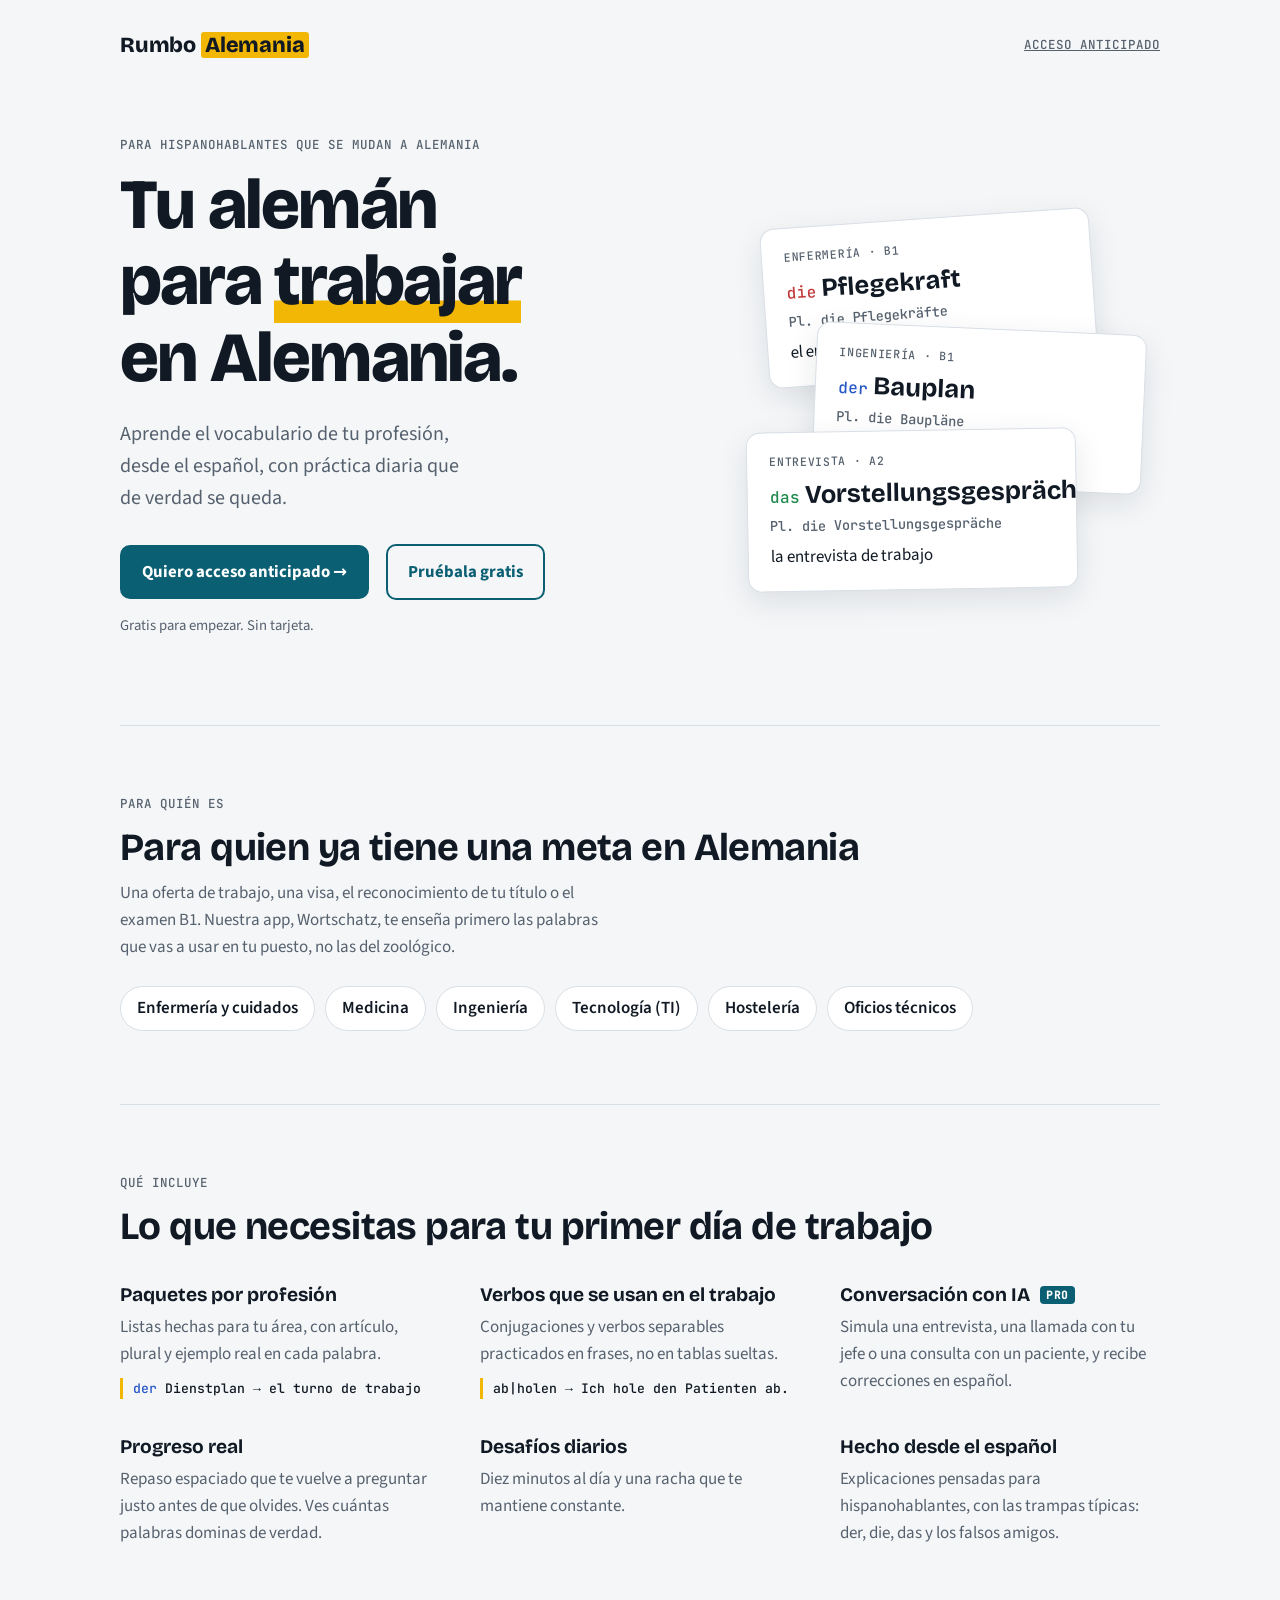
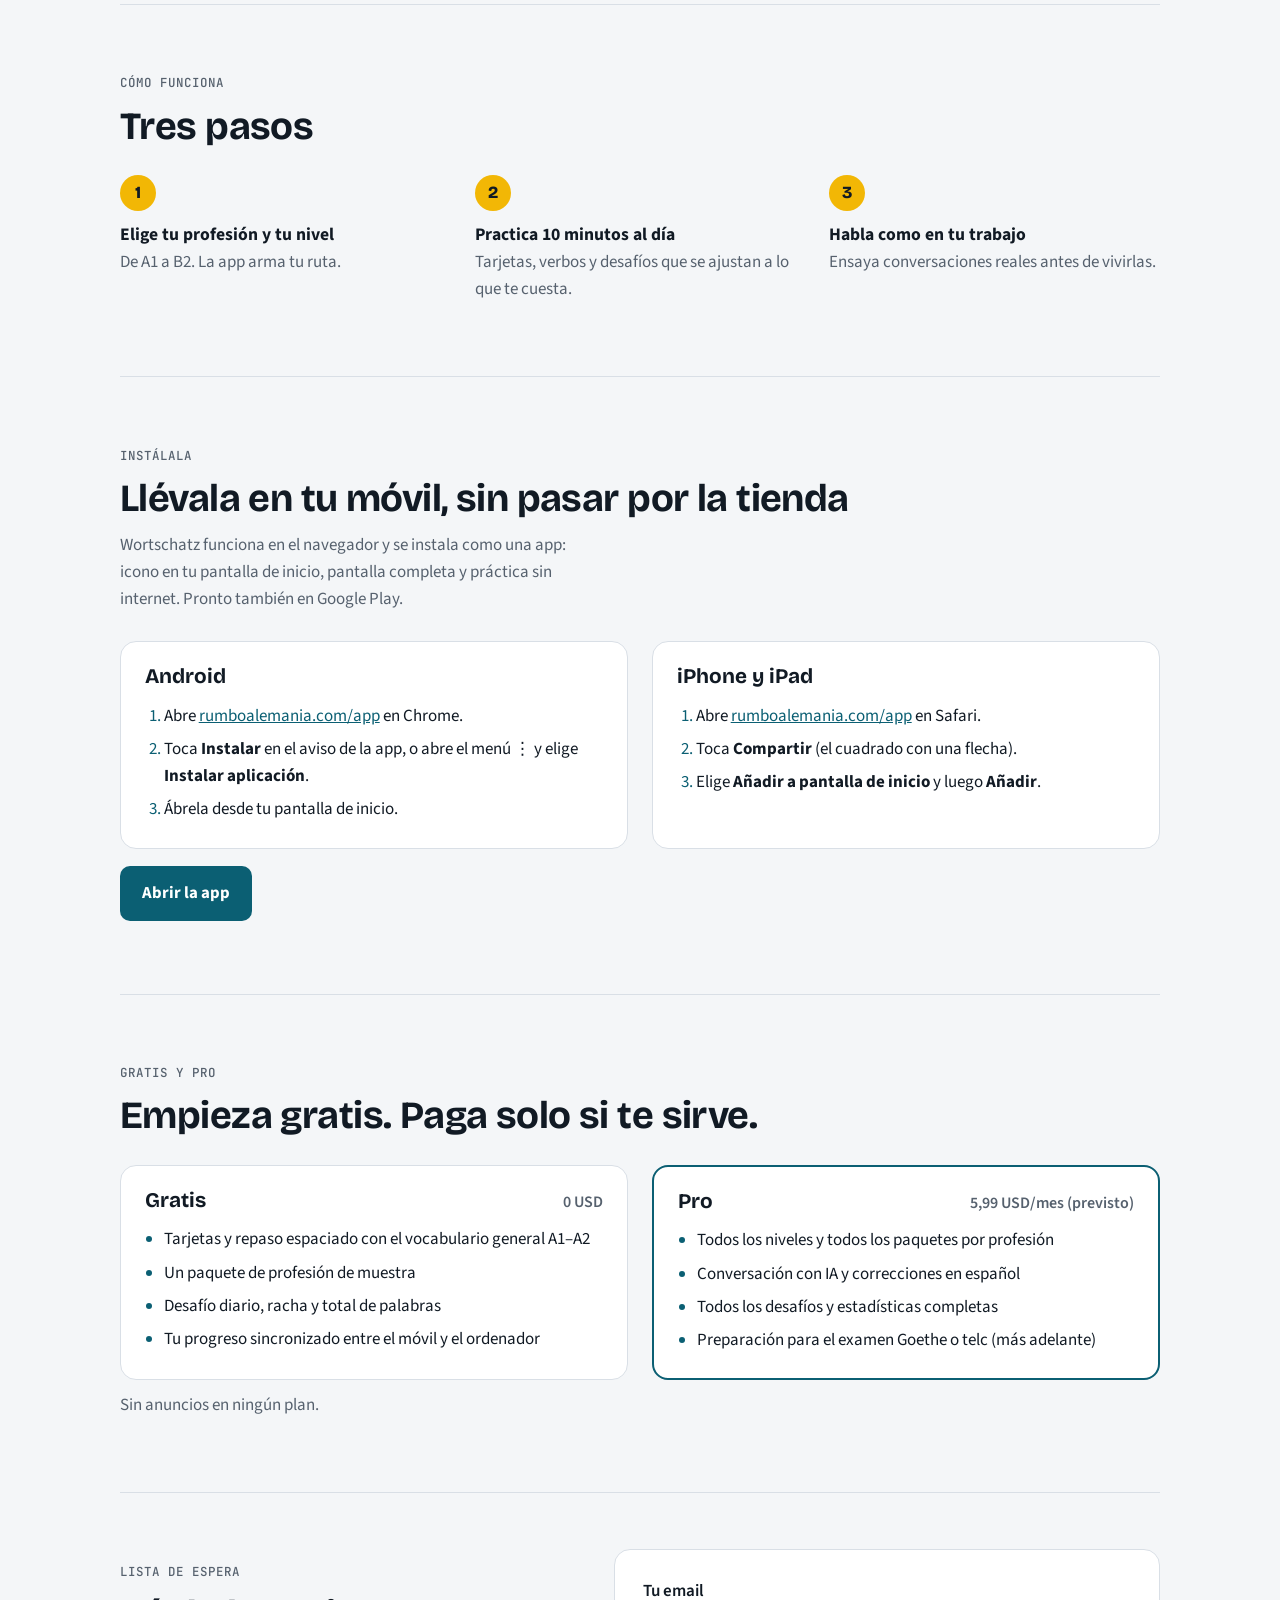
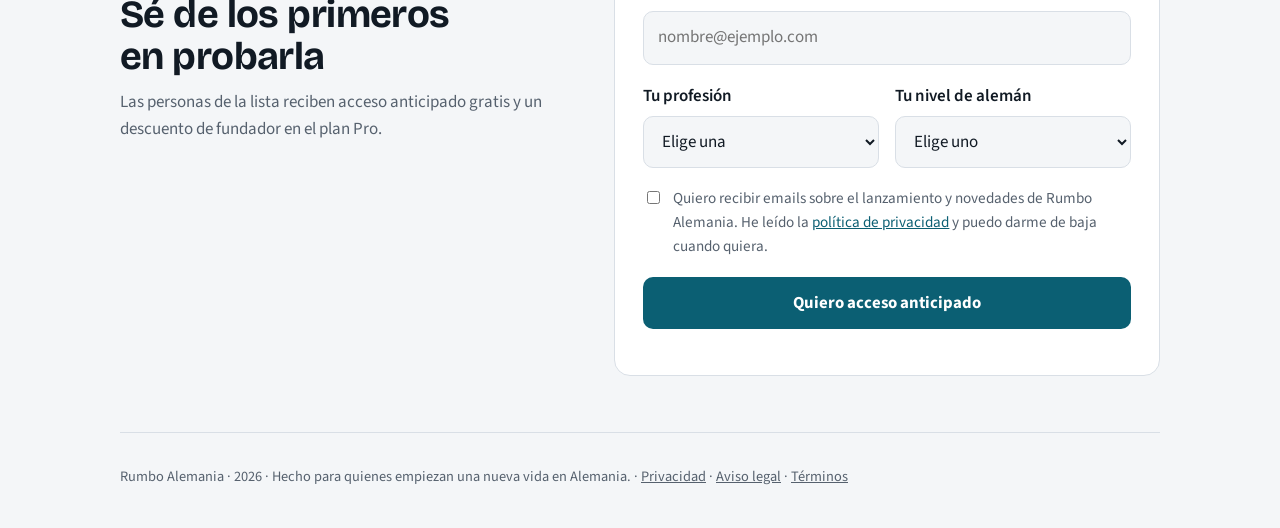
<file: index.html>
<!doctype html>
<html lang="es">
<head>
<meta charset="utf-8">
<meta name="viewport" content="width=device-width,initial-scale=1">
<meta http-equiv="Content-Security-Policy" content="default-src 'self'; script-src 'self'; style-src 'self' 'unsafe-inline'; img-src 'self' data: https://rumboalemania.goatcounter.com; connect-src https://xyprmvlgjfdvuwjgmutu.supabase.co https://rumboalemania.goatcounter.com; font-src 'self'; object-src 'none'; base-uri 'none'; form-action 'self'">
<meta name="referrer" content="strict-origin-when-cross-origin">
<title>Rumbo Alemania · Tu alemán para trabajar en Alemania</title>
<meta name="description" content="Aprende el alemán de tu profesión, desde el español. Únete a la lista de espera.">
<link rel="canonical" href="https://rumboalemania.com/">
<link rel="icon" href="favicon.svg" type="image/svg+xml">
<link rel="apple-touch-icon" href="apple-touch-icon.png">
<meta name="theme-color" content="#0B5F73">
<meta property="og:type" content="website">
<meta property="og:locale" content="es_ES">
<meta property="og:site_name" content="Rumbo Alemania">
<meta property="og:url" content="https://rumboalemania.com/">
<meta property="og:title" content="Tu alemán para trabajar en Alemania">
<meta property="og:description" content="Aprende el vocabulario de tu profesión, desde el español. Únete a la lista de espera y prueba la app gratis.">
<meta property="og:image" content="https://rumboalemania.com/og.png">
<meta property="og:image:width" content="1200">
<meta property="og:image:height" content="630">
<meta property="og:image:alt" content="Rumbo Alemania: tarjetas de vocabulario alemán con der, die y das">
<meta name="twitter:card" content="summary_large_image">
<meta name="twitter:title" content="Tu alemán para trabajar en Alemania">
<meta name="twitter:description" content="Aprende el vocabulario de tu profesión, desde el español. Únete a la lista de espera.">
<meta name="twitter:image" content="https://rumboalemania.com/og.png">
<link rel="stylesheet" href="fonts.css">
<style>
/* Layout: split hero (promise left, stacked word cards right), then a single readable column of sections, form as the closing block. */
:root{
  --bg:#F4F6F8; --surface:#FFFFFF; --ink:#111A24; --muted:#56616E; --line:#D9DFE6;
  --accent:#0B5F73; --accent-ink:#FFFFFF; --mark:#F2B705;
  --der:#2457C5; --die:#C23B3B; --das:#1E8A4C;
  --ok:#1E8A4C; --err:#B42318;
  --display:"Bricolage Grotesque",ui-sans-serif,system-ui,sans-serif;
  --body:"Source Sans 3",ui-sans-serif,system-ui,sans-serif;
  --mono:"JetBrains Mono",ui-monospace,SFMono-Regular,Menlo,monospace;
}
@media (prefers-color-scheme: dark){:root:not([data-theme="light"]){
  --bg:#0E141B; --surface:#16202A; --ink:#E9EEF3; --muted:#9AA7B4; --line:#283543;
  --accent:#4FB3C9; --accent-ink:#06222A; --mark:#F2C440;
  --der:#7EA6FF; --die:#FF8A80; --das:#6FD49A; --ok:#6FD49A; --err:#FF8A80; color-scheme:dark}}
:root[data-theme="dark"]{
  --bg:#0E141B; --surface:#16202A; --ink:#E9EEF3; --muted:#9AA7B4; --line:#283543;
  --accent:#4FB3C9; --accent-ink:#06222A; --mark:#F2C440;
  --der:#7EA6FF; --die:#FF8A80; --das:#6FD49A; --ok:#6FD49A; --err:#FF8A80; color-scheme:dark}

*{box-sizing:border-box}
body{background:var(--bg);color:var(--ink);font-family:var(--body);font-size:1.0625rem;line-height:1.6}
.wrap{max-width:1080px;margin:0 auto;padding-inline:20px}
a{color:var(--accent)}
h1,h2,h3{font-family:var(--display);line-height:1.08;text-wrap:balance;margin:0}
.eyebrow{font-family:var(--mono);font-size:.78rem;letter-spacing:.08em;text-transform:uppercase;color:var(--muted)}

/* top bar */
.top{display:flex;justify-content:space-between;align-items:center;padding-block:20px}
.logo{font-family:var(--display);font-weight:800;font-size:1.35rem;letter-spacing:-.01em;color:var(--ink);text-decoration:none}
.logo span{background:var(--mark);color:#111A24;padding:0 .2em;border-radius:3px}

/* hero */
.hero{display:grid;grid-template-columns:1.15fr .85fr;gap:48px;align-items:center;padding-block:40px 72px}
.hero h1{font-size:clamp(2.4rem,6vw,4.4rem);font-weight:800;letter-spacing:-.025em}
.hero h1 em{font-style:normal;box-shadow:inset 0 -.32em 0 var(--mark)}
.hero p.sub{font-size:1.25rem;color:var(--muted);max-width:34ch;margin:22px 0 30px}
.cta{display:inline-flex;align-items:center;gap:.5em;background:var(--accent);color:var(--accent-ink);font-weight:700;font-size:1.05rem;border:0;border-radius:10px;padding:14px 22px;text-decoration:none;cursor:pointer;font-family:var(--body)}
.cta:hover{filter:brightness(1.08)}
.cta:focus-visible,input:focus-visible,select:focus-visible{outline:3px solid var(--mark);outline-offset:2px}
.fine{font-size:.92rem;color:var(--muted);margin-top:14px}
.ghost{display:inline-flex;align-items:center;margin-left:14px;font-weight:700;font-size:1.05rem;padding:13px 20px;border:2px solid var(--accent);border-radius:10px;text-decoration:none;color:var(--accent)}
.ghost:hover{background:var(--surface)}
.ghost:focus-visible{outline:3px solid var(--mark);outline-offset:2px}
@media (max-width:520px){.ghost{margin:12px 0 0}}
.top{gap:16px}
@media (max-width:420px){.top .eyebrow{display:none}}
footer a{color:inherit}

/* word cards */
.deck{position:relative;height:340px;min-width:0}
.card{position:absolute;inset:auto;width:min(100%,330px);background:var(--surface);border:1px solid var(--line);border-radius:14px;padding:20px 22px;box-shadow:0 10px 30px rgba(17,26,36,.10)}
.card:nth-child(1){top:0;left:6%;transform:rotate(-4deg)}
.card:nth-child(2){top:110px;left:18%;transform:rotate(2.5deg)}
.card:nth-child(3){top:212px;left:2%;transform:rotate(-1deg)}
.card .tag{font-family:var(--mono);font-size:.72rem;color:var(--muted);letter-spacing:.06em;text-transform:uppercase}
.card .de{font-family:var(--display);font-weight:700;font-size:1.6rem;margin-top:4px}
.art{font-family:var(--mono);font-size:1rem;font-weight:500;margin-right:.35em}
.der{color:var(--der)}.die{color:var(--die)}.das{color:var(--das)}
.card .pl{font-family:var(--mono);font-size:.85rem;color:var(--muted)}
.card .es{margin-top:6px;color:var(--ink)}
@media (prefers-reduced-motion:no-preference){
  .card{transition:transform .35s ease}
  .deck:hover .card:nth-child(1){transform:rotate(-7deg) translateY(-6px)}
  .deck:hover .card:nth-child(2){transform:rotate(5deg)}
}

/* sections */
section{padding-block:56px;border-top:1px solid var(--line)}
section h2{font-size:clamp(1.7rem,3.6vw,2.4rem);font-weight:700;letter-spacing:-.015em;margin-top:8px}
.lead{color:var(--muted);max-width:60ch;margin-top:12px}
.chips{display:flex;flex-wrap:wrap;gap:10px;margin-top:24px;padding:0;list-style:none}
.chips li{border:1px solid var(--line);background:var(--surface);border-radius:999px;padding:8px 16px;font-weight:600}
.feats{display:grid;grid-template-columns:repeat(3,1fr);gap:32px 40px;margin-top:32px}
.feat{min-width:0}
.feat h3{font-size:1.2rem;font-weight:700;margin-top:6px}
.feat p{color:var(--muted);margin:8px 0 0}
.pro{font-family:var(--mono);font-size:.68rem;letter-spacing:.06em;background:var(--accent);color:var(--accent-ink);border-radius:4px;padding:2px 6px;vertical-align:middle;margin-left:6px}
.feat .ex{font-family:var(--mono);font-size:.82rem;color:var(--ink);margin-top:10px;border-left:3px solid var(--mark);padding-left:10px}
.steps{display:grid;grid-template-columns:repeat(3,1fr);gap:24px;margin-top:28px;padding:0;list-style:none;counter-reset:s}
.steps li{counter-increment:s;min-width:0}
.steps li::before{content:counter(s);display:grid;place-items:center;width:36px;height:36px;border-radius:50%;background:var(--mark);color:#111A24;font-family:var(--display);font-weight:800;margin-bottom:10px}
.steps b{display:block;font-size:1.1rem}
.steps span{color:var(--muted)}

/* waitlist */
.join{display:grid;grid-template-columns:.9fr 1.1fr;gap:48px;align-items:start}
form{background:var(--surface);border:1px solid var(--line);border-radius:16px;padding:28px;display:grid;gap:18px;min-width:0}
label{font-weight:600;display:block;margin-bottom:6px}
input[type=email],select{width:100%;font:inherit;color:var(--ink);background:var(--bg);border:1px solid var(--line);border-radius:10px;padding:12px 14px}
.row{display:grid;grid-template-columns:1fr 1fr;gap:16px}
.check{display:flex;gap:10px;align-items:flex-start;font-size:.95rem;color:var(--muted)}
.check input{margin-top:5px;accent-color:var(--accent)}
.check label{font-weight:400;margin:0}
form .cta{justify-content:center;width:100%}
.msg{font-weight:600;margin:0}
.msg.ok{color:var(--ok)}.msg.err{color:var(--err)}
.count{font-family:var(--mono);font-size:.9rem;color:var(--muted);margin-top:18px}
.price{margin-top:22px;display:grid;gap:8px;padding:0;list-style:none}
.price li{display:flex;justify-content:space-between;gap:16px;border-bottom:1px dashed var(--line);padding-bottom:8px;font-variant-numeric:tabular-nums}
.price li b{font-family:var(--display)}
.plans{display:grid;grid-template-columns:1fr 1fr;gap:24px;margin-top:28px}
.plan{background:var(--surface);border:1px solid var(--line);border-radius:16px;padding:24px;min-width:0}
.plan.pro-plan{border:2px solid var(--accent)}
.plan h3{font-size:1.3rem;display:flex;justify-content:space-between;align-items:baseline;gap:12px;flex-wrap:wrap}
.plan h3 small{font-family:var(--body);font-size:1rem;font-weight:600;color:var(--muted)}
.plan ul,.plan ol{margin:14px 0 0;padding-left:1.1em}
.plan li{margin-top:6px}
.plan li::marker{color:var(--accent)}
.survey{display:grid;gap:18px}
.survey fieldset{border:0;margin:0;padding:0;min-width:0}
.survey legend{font-weight:600;margin-bottom:8px;padding:0}
.opts{display:flex;flex-wrap:wrap;gap:8px}
.opts label{font-weight:600;margin:0;border:1px solid var(--line);background:var(--bg);border-radius:999px;padding:8px 14px;cursor:pointer}
.opts input{position:absolute;opacity:0;pointer-events:none}
.opts input:checked+span{color:var(--accent)}
.opts label:has(input:checked){border-color:var(--accent);box-shadow:inset 0 0 0 1px var(--accent)}
.opts label:has(input:focus-visible){outline:3px solid var(--mark);outline-offset:2px}
textarea{width:100%;font:inherit;color:var(--ink);background:var(--bg);border:1px solid var(--line);border-radius:10px;padding:12px 14px;resize:vertical;min-height:84px}
textarea:focus-visible{outline:3px solid var(--mark);outline-offset:2px}
.survey .done{font-weight:600;color:var(--ok);margin:0}
.link-btn{background:none;border:0;color:var(--muted);font:inherit;text-decoration:underline;cursor:pointer;padding:0;justify-self:center}
[hidden]{display:none!important}
.hp{position:absolute;left:-9999px;width:1px;height:1px;overflow:hidden}
footer{padding-block:32px;color:var(--muted);font-size:.9rem;border-top:1px solid var(--line)}

@media (max-width:820px){
  .hero,.join{grid-template-columns:1fr;gap:32px}
  .hero{padding-block:16px 48px}
  .deck{height:310px}
  .feats{grid-template-columns:1fr 1fr}
  .steps{grid-template-columns:1fr}
  .plans{grid-template-columns:1fr}
}
@media (max-width:520px){
  .feats,.row{grid-template-columns:1fr}
  .card{width:min(92%,300px)}
  .card:nth-child(2){left:8%}
}
</style>
</head>
<body>
<div class="wrap">
  <header class="top">
    <a class="logo" href="#">Rumbo <span>Alemania</span></a>
    <a href="#lista" class="eyebrow">Acceso anticipado</a>
  </header>

  <div class="hero">
    <div>
      <p class="eyebrow">Para hispanohablantes que se mudan a Alemania</p>
      <h1>Tu alemán para <em>trabajar</em> en Alemania.</h1>
      <p class="sub">Aprende el vocabulario de tu profesión, desde el español, con práctica diaria que de verdad se queda.</p>
      <a class="cta" href="#lista">Quiero acceso anticipado →</a>
      <a class="ghost" href="app/" data-goatcounter-click="probar-app">Pruébala gratis</a>
      <p class="fine">Gratis para empezar. Sin tarjeta.</p>
    </div>
    <div class="deck" aria-label="Ejemplos de tarjetas de vocabulario">
      <div class="card">
        <div class="tag">Enfermería · B1</div>
        <div class="de"><span class="art die">die</span>Pflegekraft</div>
        <div class="pl">Pl. die Pflegekräfte</div>
        <div class="es">el enfermero, la enfermera</div>
      </div>
      <div class="card">
        <div class="tag">Ingeniería · B1</div>
        <div class="de"><span class="art der">der</span>Bauplan</div>
        <div class="pl">Pl. die Baupläne</div>
        <div class="es">el plano de construcción</div>
      </div>
      <div class="card">
        <div class="tag">Entrevista · A2</div>
        <div class="de"><span class="art das">das</span>Vorstellungsgespräch</div>
        <div class="pl">Pl. die Vorstellungsgespräche</div>
        <div class="es">la entrevista de trabajo</div>
      </div>
    </div>
  </div>

  <section id="para-quien">
    <p class="eyebrow">Para quién es</p>
    <h2>Para quien ya tiene una meta en Alemania</h2>
    <p class="lead">Una oferta de trabajo, una visa, el reconocimiento de tu título o el examen B1. Nuestra app, Wortschatz, te enseña primero las palabras que vas a usar en tu puesto, no las del zoológico.</p>
    <ul class="chips">
      <li>Enfermería y cuidados</li><li>Medicina</li><li>Ingeniería</li><li>Tecnología (TI)</li><li>Hostelería</li><li>Oficios técnicos</li>
    </ul>
  </section>

  <section id="que-incluye">
    <p class="eyebrow">Qué incluye</p>
    <h2>Lo que necesitas para tu primer día de trabajo</h2>
    <div class="feats">
      <div class="feat">
        <h3>Paquetes por profesión</h3>
        <p>Listas hechas para tu área, con artículo, plural y ejemplo real en cada palabra.</p>
        <p class="ex"><span class="der">der</span> Dienstplan → el turno de trabajo</p>
      </div>
      <div class="feat">
        <h3>Verbos que se usan en el trabajo</h3>
        <p>Conjugaciones y verbos separables practicados en frases, no en tablas sueltas.</p>
        <p class="ex">ab|holen → Ich hole den Patienten ab.</p>
      </div>
      <div class="feat">
        <h3>Conversación con IA <span class="pro">PRO</span></h3>
        <p>Simula una entrevista, una llamada con tu jefe o una consulta con un paciente, y recibe correcciones en español.</p>
      </div>
      <div class="feat">
        <h3>Progreso real</h3>
        <p>Repaso espaciado que te vuelve a preguntar justo antes de que olvides. Ves cuántas palabras dominas de verdad.</p>
      </div>
      <div class="feat">
        <h3>Desafíos diarios</h3>
        <p>Diez minutos al día y una racha que te mantiene constante.</p>
      </div>
      <div class="feat">
        <h3>Hecho desde el español</h3>
        <p>Explicaciones pensadas para hispanohablantes, con las trampas típicas: der, die, das y los falsos amigos.</p>
      </div>
    </div>
  </section>

  <section id="como-funciona">
    <p class="eyebrow">Cómo funciona</p>
    <h2>Tres pasos</h2>
    <ol class="steps">
      <li><b>Elige tu profesión y tu nivel</b><span>De A1 a B2. La app arma tu ruta.</span></li>
      <li><b>Practica 10 minutos al día</b><span>Tarjetas, verbos y desafíos que se ajustan a lo que te cuesta.</span></li>
      <li><b>Habla como en tu trabajo</b><span>Ensaya conversaciones reales antes de vivirlas.</span></li>
    </ol>
  </section>

  <section id="instalar">
    <p class="eyebrow">Instálala</p>
    <h2>Llévala en tu móvil, sin pasar por la tienda</h2>
    <p class="lead">Wortschatz funciona en el navegador y se instala como una app: icono en tu pantalla de inicio, pantalla completa y práctica sin internet. Pronto también en Google Play.</p>
    <div class="plans">
      <div class="plan">
        <h3>Android</h3>
        <ol>
          <li>Abre <a href="app/">rumboalemania.com/app</a> en Chrome.</li>
          <li>Toca <b>Instalar</b> en el aviso de la app, o abre el menú ⋮ y elige <b>Instalar aplicación</b>.</li>
          <li>Ábrela desde tu pantalla de inicio.</li>
        </ol>
      </div>
      <div class="plan">
        <h3>iPhone y iPad</h3>
        <ol>
          <li>Abre <a href="app/">rumboalemania.com/app</a> en Safari.</li>
          <li>Toca <b>Compartir</b> (el cuadrado con una flecha).</li>
          <li>Elige <b>Añadir a pantalla de inicio</b> y luego <b>Añadir</b>.</li>
        </ol>
      </div>
    </div>
    <p><a class="cta" href="app/" data-goatcounter-click="instalar-app">Abrir la app</a></p>
  </section>

  <section id="planes">
    <p class="eyebrow">Gratis y Pro</p>
    <h2>Empieza gratis. Paga solo si te sirve.</h2>
    <div class="plans">
      <div class="plan">
        <h3>Gratis <small>0 USD</small></h3>
        <ul>
          <li>Tarjetas y repaso espaciado con el vocabulario general A1–A2</li>
          <li>Un paquete de profesión de muestra</li>
          <li>Desafío diario, racha y total de palabras</li>
          <li>Tu progreso sincronizado entre el móvil y el ordenador</li>
        </ul>
      </div>
      <div class="plan pro-plan">
        <h3>Pro <small>5,99 USD/mes (previsto)</small></h3>
        <ul>
          <li>Todos los niveles y todos los paquetes por profesión</li>
          <li>Conversación con IA y correcciones en español</li>
          <li>Todos los desafíos y estadísticas completas</li>
          <li>Preparación para el examen Goethe o telc (más adelante)</li>
        </ul>
      </div>
    </div>
    <p class="lead">Sin anuncios en ningún plan.</p>
  </section>

  <section id="lista">
    <div class="join">
      <div>
        <p class="eyebrow">Lista de espera</p>
        <h2>Sé de los primeros en probarla</h2>
        <p class="lead">Las personas de la lista reciben acceso anticipado gratis y un descuento de fundador en el plan Pro.</p>
      </div>
      <form id="waitlist" novalidate>
        <div>
          <label for="email">Tu email</label>
          <input id="email" name="email" type="email" autocomplete="email" placeholder="nombre@ejemplo.com" required>
        </div>
        <div class="row">
          <div>
            <label for="profesion">Tu profesión</label>
            <select id="profesion" name="profesion" required>
              <option value="">Elige una</option>
              <option>Enfermería y cuidados</option><option>Medicina</option><option>Ingeniería</option>
              <option>Tecnología (TI)</option><option>Hostelería</option><option>Oficios técnicos</option><option>Otra</option>
            </select>
          </div>
          <div>
            <label for="nivel">Tu nivel de alemán</label>
            <select id="nivel" name="nivel" required>
              <option value="">Elige uno</option>
              <option>Cero</option><option>A1</option><option>A2</option><option>B1</option><option>B2 o más</option>
            </select>
          </div>
        </div>
        <div class="check">
          <input id="acepto" name="acepto" type="checkbox" required>
          <label for="acepto">Quiero recibir emails sobre el lanzamiento y novedades de Rumbo Alemania. He leído la <a href="privacidad.html">política de privacidad</a> y puedo darme de baja cuando quiera.</label>
        </div>
        <button class="cta" type="submit" id="enviar">Quiero acceso anticipado</button>
        <div class="hp" aria-hidden="true"><label for="web">No rellenes este campo</label><input id="web" name="web" tabindex="-1" autocomplete="off"></div>
        <p class="msg" id="msg" role="status" aria-live="polite"></p>
      </form>
      <form id="encuesta" class="survey" hidden novalidate>
        <p class="msg ok" tabindex="-1" id="gracias">¡Ya estás en la lista! Te escribiremos cuando abramos el acceso anticipado.</p>
        <p style="margin:0" id="intro">Tres preguntas rápidas nos ayudan a decidir qué construir primero. Son opcionales.</p>
        <fieldset>
          <legend>¿Cuánto pagarías al mes por el plan Pro?</legend>
          <div class="opts">
            <label><input type="radio" name="pagaria" value="No pagaría"><span>No pagaría</span></label>
            <label><input type="radio" name="pagaria" value="Menos de 5 USD"><span>Menos de 5 USD</span></label>
            <label><input type="radio" name="pagaria" value="5 a 8 USD"><span>5 a 8 USD</span></label>
            <label><input type="radio" name="pagaria" value="Más de 8 USD"><span>Más de 8 USD</span></label>
          </div>
        </fieldset>
        <fieldset>
          <legend>¿Cuándo necesitas el alemán para trabajar?</legend>
          <div class="opts">
            <label><input type="radio" name="cuando" value="Ya vivo en Alemania"><span>Ya vivo en Alemania</span></label>
            <label><input type="radio" name="cuando" value="En menos de 6 meses"><span>En menos de 6 meses</span></label>
            <label><input type="radio" name="cuando" value="En 6 a 12 meses"><span>En 6 a 12 meses</span></label>
            <label><input type="radio" name="cuando" value="Más adelante o no lo sé"><span>Más adelante o no lo sé</span></label>
          </div>
        </fieldset>
        <div>
          <label for="falta">¿Qué te falta hoy para aprender el alemán que necesitas?</label>
          <textarea id="falta" name="falta" maxlength="1000" placeholder="Por ejemplo: vocabulario de hospital, practicar entrevistas, tiempo…"></textarea>
        </div>
        <button class="cta" type="submit" id="enviar2">Enviar respuestas</button>
        <p class="msg" id="msg2" role="status" aria-live="polite"></p>
      </form>
    </div>
  </section>

  <footer>Rumbo Alemania · 2026 · Hecho para quienes empiezan una nueva vida en Alemania. · <a href="privacidad.html">Privacidad</a> · <a href="aviso-legal.html">Aviso legal</a> · <a href="terminos.html">Términos</a></footer>
</div>

<!-- Analítica sin cookies: GoatCounter (rumboalemania.goatcounter.com), enviada por stats.js sin scripts de terceros -->
<script src="stats.js"></script>
<script src="landing.js"></script>
</body>
</html>
</file>
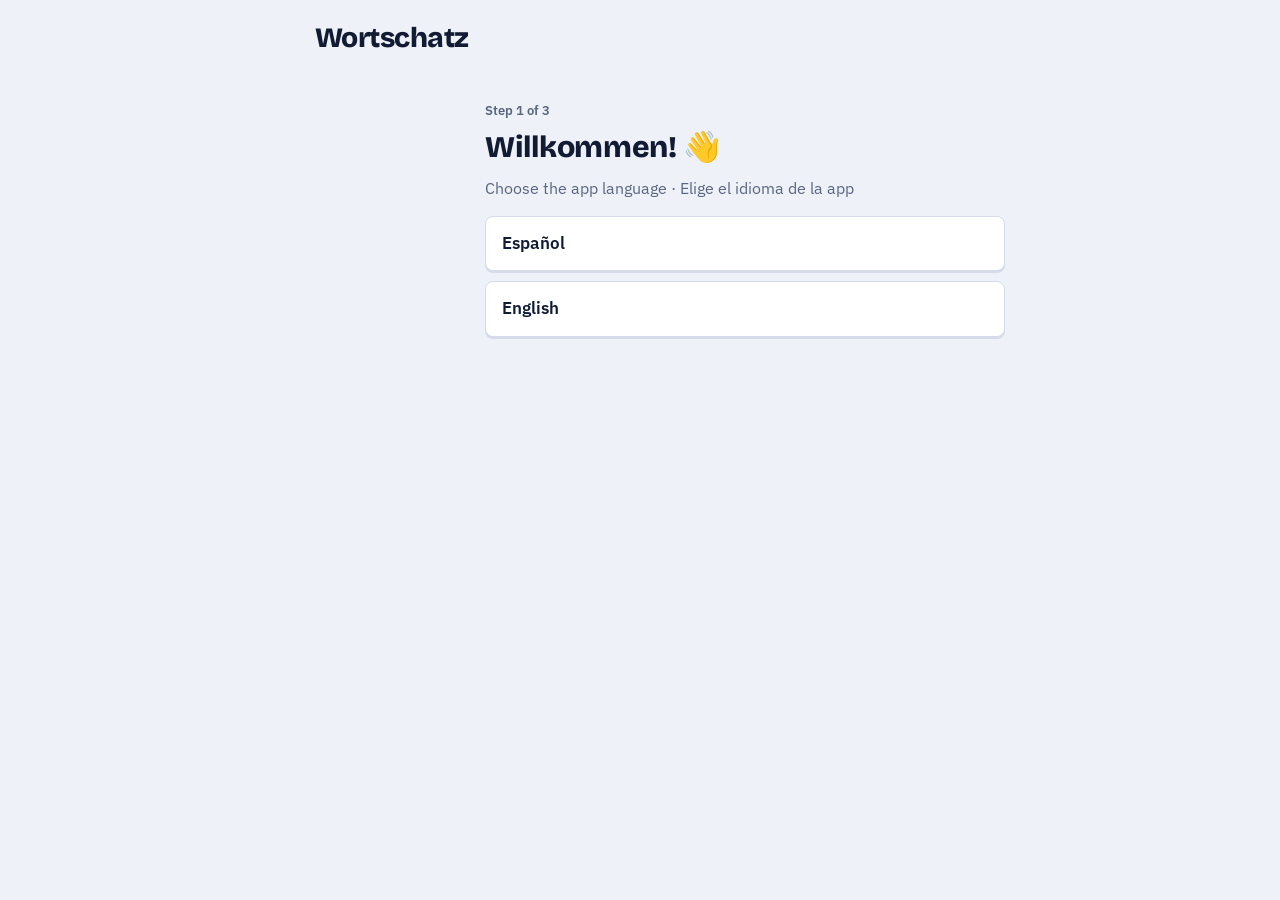
<file: app/index.html>
<!DOCTYPE html>
<html lang="en">
<head>
<meta charset="utf-8">
<meta name="viewport" content="width=device-width, initial-scale=1, viewport-fit=cover">
<meta name="color-scheme" content="light dark">
<title>Wortschatz – German vocabulary</title>
<link rel="manifest" href="manifest.webmanifest">
<meta name="theme-color" content="#111b33">
<link rel="icon" href="icons/icon.svg" type="image/svg+xml">
<link rel="apple-touch-icon" href="icons/icon-180.png">
<meta name="apple-mobile-web-app-capable" content="yes">
<meta name="mobile-web-app-capable" content="yes">
<meta name="apple-mobile-web-app-title" content="Wortschatz">
<meta http-equiv="Content-Security-Policy" content="default-src 'self'; script-src 'self' 'sha256-iCVnZLyot+4dcyEaBtpWgr3b7KtoTVfJJ5R4LXbk8Y4=' 'sha256-8Mhq8jILfxiJHd8suoSQpyUyRemR0aodrUsw9kRvwSU='; style-src 'self' 'unsafe-inline'; img-src 'self' data: blob: https://rumboalemania.goatcounter.com; connect-src 'self' https://xyprmvlgjfdvuwjgmutu.supabase.co wss://xyprmvlgjfdvuwjgmutu.supabase.co https://rumboalemania.goatcounter.com; font-src 'self'; media-src 'self' blob: data:; worker-src 'self'; manifest-src 'self'; object-src 'none'; base-uri 'none'; form-action 'none'">
<meta name="referrer" content="strict-origin-when-cross-origin">
<script>
(function(){
  var U="https://xyprmvlgjfdvuwjgmutu.supabase.co/rest/v1/errores",K="sb_publishable_K_Z1oV_FomxXzzc5YjbuiA_ZDvbsHvk",n=0,seen={};
  function cut(x,m){return String(x==null?'':x).slice(0,m)}
  function where(u){return cut(String(u||'').replace(/^https?:\/\/[^\/]+/,'').replace(/[?#].*$/,''),150)}
  function browser(){
    var u=navigator.userAgent||'',m=u.match(/(Edg|OPR|SamsungBrowser|Firefox|FxiOS|CriOS|Chrome|Version)\/(\d+)/);
    var b=m?({Version:'Safari',CriOS:'Chrome',FxiOS:'Firefox',Edg:'Edge',OPR:'Opera'}[m[1]]||m[1])+' '+m[2]:'other';
    var os=/Android/.test(u)?'Android':/iPhone|iPad|iPod/.test(u)?'iOS':/Mac OS/.test(u)?'macOS':/Windows/.test(u)?'Windows':/Linux/.test(u)?'Linux':'other';
    var app=false;try{app=matchMedia('(display-mode: standalone)').matches||navigator.standalone===true}catch(e){}
    return b+' · '+os+(app?' · app':'');
  }
  function send(msg,src,stack){
    msg=cut(msg||'unknown',500);
    if(n>=5||seen[msg]||msg==='Script error.')return;seen[msg]=1;n++;
    try{fetch(U,{method:'POST',keepalive:true,headers:{apikey:K,'Content-Type':'application/json',Prefer:'return=minimal'},
      body:JSON.stringify({mensaje:msg,fuente:src||null,pila:stack?cut(String(stack).replace(/https?:\/\/[^\/\s)]+/g,'').replace(/\?v=\w+/g,''),1000):null,
        version:"7e71ebcc2a",navegador:cut(browser(),60),pantalla:cut(window.wsScreen||'',40)||null})}).catch(function(){})}catch(e){}
  }
  addEventListener('error',function(e){if(!e||!e.message)return;send(e.message,e.filename?where(e.filename)+':'+(e.lineno||0)+':'+(e.colno||0):null,e.error&&e.error.stack)});
  addEventListener('unhandledrejection',function(e){var r=e&&e.reason;send('Unhandled: '+(r&&r.message||r),null,r&&r.stack)});
})();
</script>
<link rel="stylesheet" href="fonts.css">
<style>
:root{
  box-sizing:border-box;
  padding-top:env(safe-area-inset-top,0px);
  padding-bottom:env(safe-area-inset-bottom,0px);
  --bg:#eef1f7; --surface:#ffffff; --ink:#111b33; --muted:#5a6580; --line:#d5dbe8;
  --der:#2f64d6; --die:#8b3fd9; --das:#1f9462; --none:#6b7280; --bad:#d6334f; --irr:#b45309;
  --btn:#111b33; --btn-ink:#ffffff;
}
@media (prefers-color-scheme: dark){
  :root:not([data-theme="light"]){
    --bg:#0e1424; --surface:#161e35; --ink:#e9edf8; --muted:#97a2bf; --line:#27324f;
    --der:#6b9cff; --die:#c49bff; --das:#4cd195; --none:#a3abb8; --bad:#ff7089; --irr:#f0a94b;
    --btn:#e9edf8; --btn-ink:#0e1424;
  }
}
:root[data-theme="dark"]{
  --bg:#0e1424; --surface:#161e35; --ink:#e9edf8; --muted:#97a2bf; --line:#27324f;
  --der:#6b9cff; --die:#c49bff; --das:#4cd195; --none:#a3abb8; --bad:#ff7089; --irr:#f0a94b;
  --btn:#e9edf8; --btn-ink:#0e1424;
}
*,*::before,*::after{box-sizing:border-box}
*{margin:0}
html,body{height:100%}
html{scroll-padding-top:env(safe-area-inset-top,0px)}
body{background:var(--bg);color:var(--ink);font:16px/1.5 'IBM Plex Sans',system-ui,-apple-system,'Segoe UI',sans-serif;-webkit-text-size-adjust:100%}
button,input,select,textarea{font:inherit;color:inherit}
button{cursor:pointer}
:focus-visible{outline:3px solid var(--der);outline-offset:2px}

#app{height:100%;max-width:560px;margin:0 auto;display:flex;flex-direction:column}
header{display:flex;justify-content:space-between;align-items:flex-end;gap:8px;padding:14px 16px 6px}
h1{font-family:'Bricolage Grotesque','Arial Black',system-ui,sans-serif;font-weight:800;font-size:clamp(20px,6vw,28px);letter-spacing:-.02em;line-height:1}
#stats{display:flex;gap:10px}
#stats div{display:flex;flex-direction:column;align-items:flex-end;line-height:1.15}
#stats b{font-family:'Bricolage Grotesque',system-ui,sans-serif;font-size:18px}
#stats .help{flex:none;width:26px;height:26px;border:1px solid var(--line);border-radius:50%;background:var(--surface);font-weight:600;font-size:14px;line-height:1;padding:0;align-self:center}
#stats .help[aria-expanded="true"]{background:var(--ink);color:var(--bg);border-color:var(--ink)}
@media (max-width:340px){header{padding:12px 10px 6px}#stats{gap:6px}#stats span{font-size:11px}#stats b{font-size:16px}h1{font-size:19px}}
.helpbox{background:var(--surface);border:1px solid var(--line);border-radius:6px;padding:14px 16px;margin-bottom:12px;font-size:14px}
.helpbox p+p{margin-top:8px}
.helpbox .link{margin-top:6px}
#stats span{font-size:12px;color:var(--muted);white-space:nowrap}
main{flex:1;overflow-y:auto;overflow-x:hidden;padding:8px 18px 22px}
.rules-intro{margin-bottom:14px;color:var(--muted)}
details.rule{background:var(--surface);border:1px solid var(--line);border-left:12px solid var(--c);border-radius:6px;margin-bottom:10px}
details.rule summary{list-style:none;padding:16px;cursor:pointer;display:flex;justify-content:space-between;align-items:center;font-weight:600;font-size:18px}
details.rule summary::-webkit-details-marker{display:none}
details.rule summary::after{content:'+';font-size:22px;color:var(--muted)}
details.rule[open] summary::after{content:'\2013'}
.rule-body{padding:0 16px 16px}
.rt{margin-top:12px;font-weight:600}
.exs{display:flex;flex-wrap:wrap;gap:6px;margin-top:6px}
.chip-ex{padding:4px 10px;border:1px solid var(--line);border-radius:999px;font-size:15px}
.warn{margin-top:14px;padding-top:12px;border-top:1px dashed var(--line);color:var(--muted);font-size:14px}
nav{display:grid;grid-template-columns:repeat(6,1fr);justify-content:space-between;padding:0 4px;background:var(--surface);border-top:1px solid var(--line)}
nav button{position:relative;background:none;border:0;padding:15px 2px;font-size:13px;letter-spacing:-.01em;font-weight:600;color:var(--muted);box-shadow:inset 0 3px 0 transparent}
nav button[aria-current="page"]{color:var(--ink);box-shadow:inset 0 3px 0 var(--ink)}

.a-der{--c:var(--der)} .a-die{--c:var(--die)} .a-bad{--c:var(--bad)} .a-das{--c:var(--das)} .a-none{--c:var(--none)}
.art{color:var(--c);font-weight:600}

.chips{display:flex;gap:8px;overflow-x:auto;padding:4px 0 12px;scrollbar-width:none}
.chips::-webkit-scrollbar{display:none}
.chip{flex:none;padding:7px 14px;border:1px solid var(--line);background:var(--surface);border-radius:999px;font-size:14px}
.chip[aria-pressed="true"]{background:var(--ink);color:var(--bg);border-color:var(--ink)}

.meta{display:flex;justify-content:space-between;align-items:center;font-size:14px;color:var(--muted);margin-bottom:10px}
.link{background:none;border:0;padding:4px 0;color:var(--ink);font-weight:600;font-size:14px;text-decoration:underline;text-underline-offset:3px}
.prog{height:4px;background:var(--line);border-radius:2px;overflow:hidden;margin-bottom:12px}
.prog i{display:block;height:100%;background:var(--ink);transition:width .25s}

.card{position:relative;background:var(--surface);border:1px solid var(--line);border-left:12px solid var(--c,var(--none));border-radius:6px;padding:18px 18px 22px;min-height:290px;cursor:pointer;display:flex;flex-direction:column}
.card .top{display:flex;justify-content:space-between;align-items:center;color:var(--muted);font-size:14px;margin-bottom:auto;padding-bottom:26px}
.prompt{font-family:'Bricolage Grotesque','Arial Black',system-ui,sans-serif;font-weight:800;font-size:clamp(36px,11.5vw,54px);line-height:1.05;letter-spacing:-.02em;overflow-wrap:anywhere}
.rev{margin-top:20px;padding-top:16px;border-top:1px dashed var(--line)}
.ans{font-size:24px;font-weight:600;line-height:1.25}
.exrow{display:flex;justify-content:space-between;align-items:flex-start;gap:10px;margin-top:12px}
.exrow .ex{margin-top:0}
.exen{color:var(--muted);font-size:14px}
.icon{background:none;border:1px solid var(--line);border-radius:50%;width:38px;height:38px;display:inline-grid;place-items:center;color:var(--ink);flex:none}
@media (prefers-reduced-motion:no-preference){
  .card.pop{animation:pop .18s ease-out}
  @keyframes pop{from{transform:translateY(8px);opacity:.5}to{transform:none;opacity:1}}
}

.btn{padding:14px 16px;border-radius:8px;border:1px solid var(--btn);background:var(--btn);color:var(--btn-ink);font-weight:600}
.btn.ghost{background:transparent;color:var(--ink);border-color:var(--ink)}
.btn.wide{width:100%;margin-top:14px}
.btn.small{padding:10px 14px;font-size:15px}
.row{display:grid;grid-template-columns:1fr 1fr;gap:10px;margin-top:14px}

.panel,.done{background:var(--surface);border:1px solid var(--line);border-radius:6px;padding:20px}
.panel h2,.done h2{font-family:'Bricolage Grotesque',system-ui,sans-serif;font-size:24px;letter-spacing:-.01em;margin-bottom:6px}
.sub{color:var(--muted);margin-bottom:14px}
.seg{display:grid;grid-template-columns:1fr 1fr;gap:8px}
.seg button{padding:12px;border:1px solid var(--line);background:transparent;border-radius:8px;font-weight:600}
.seg button[aria-pressed="true"]{border-color:var(--ink);box-shadow:inset 0 0 0 1px var(--ink)}
.seg button.full{grid-column:1/-1}
.gaps{font-size:22px;line-height:1.45;font-weight:500;margin:6px 0 6px}
.gapb{display:inline-block;padding:0 4px;border-bottom:2px solid var(--ink);color:var(--muted);letter-spacing:.08em}
.gapw{padding:0 4px;border-radius:4px}
.gapw.gok{box-shadow:inset 0 -3px 0 var(--das)}
.gapw.gbad{box-shadow:inset 0 -3px 0 var(--bad)}
.ghint{font-size:14px;color:var(--muted);margin:10px 0 14px}
.gres{background:var(--surface);border:1px solid var(--line);border-left:12px solid var(--c,var(--none));border-radius:6px;padding:14px 16px;display:grid;gap:4px}
.pl{margin-top:8px;font-size:17px;color:var(--muted)}
.pl.small{margin-top:0;font-size:14px}
#tr-in{display:block;resize:vertical;font:inherit;color:inherit;margin-top:6px}
.trl{font-size:13px;color:var(--muted);margin-top:6px}
.trs{font-size:18px;line-height:1.6}
.tw{border-radius:3px;padding:0 2px}
.tline{display:flex;flex-wrap:wrap;gap:8px;align-items:center;min-height:58px;padding:6px 0;border-bottom:2px solid var(--line);margin:10px 0 14px}
.tiles{display:flex;flex-wrap:wrap;gap:8px;margin-bottom:6px}
.tile{font:inherit;font-size:17px;min-height:44px;padding:8px 12px;border:1px solid var(--line);border-bottom-width:3px;border-radius:10px;background:var(--surface);color:var(--ink);cursor:pointer}
.tile.used{opacity:.25;cursor:default}
.trseg{grid-template-columns:repeat(3,1fr)}
.micw{display:grid;justify-items:center;gap:6px;margin:14px 0 4px}
.mic{width:76px;height:76px;border-radius:50%;border:2px solid var(--btn);background:var(--btn);color:var(--btn-ink);display:grid;place-items:center;cursor:pointer}
.mic svg{width:32px;height:32px}
.mic.on{animation:micp 1.2s ease-in-out infinite}
@keyframes micp{0%,100%{box-shadow:0 0 0 0 color-mix(in srgb,var(--btn) 45%,transparent)}50%{box-shadow:0 0 0 14px color-mix(in srgb,var(--btn) 0%,transparent)}}
@media (prefers-reduced-motion:reduce){.mic.on{animation:none;outline:3px solid var(--btn);outline-offset:4px}}
.tw.ok{box-shadow:inset 0 -3px 0 var(--das)}
.tw.near{background:color-mix(in srgb,#e8a400 28%,transparent)}
.tw.miss{box-shadow:inset 0 -3px 0 var(--bad);color:var(--bad);font-weight:600}
.tw.extra{text-decoration:line-through;color:var(--bad)}
.trkey{font-size:13px;color:var(--muted);margin-top:6px}
.vp{color:var(--muted)}
.rhint{font-size:13px;margin-top:6px;color:var(--muted)}
.rhint.r-ok{color:var(--das)}
.rhint.r-ex{color:#b77400}
.w .rhint{margin-top:2px}
@media (max-width:350px){nav{padding:0 2px}nav button{font-size:11.5px;padding:15px 1px}}
.badge{position:absolute;top:4px;right:0;min-width:16px;height:16px;padding:0 4px;border-radius:8px;background:var(--bad);color:#fff;font-size:10px;line-height:16px;font-weight:700;letter-spacing:0}
.mbar{display:flex;justify-content:space-between;align-items:center;width:100%;margin-bottom:12px;padding:10px 14px;background:var(--surface);border:1px solid var(--line);border-left:6px solid var(--bad);border-radius:6px;font-size:15px;text-align:left}
.mbar b{color:var(--bad)}
.today{display:flex;gap:12px;align-items:center;background:var(--surface);border:1px solid var(--line);border-radius:6px;padding:10px 12px;margin-bottom:12px}
.today .ring{flex:none}
.tt{display:grid;min-width:0;font-size:14px}
.tt span{color:var(--muted)}
.tt .nx{text-align:left;font-size:14px;margin-top:2px;padding:0}
.goalrow{display:flex;gap:16px;align-items:center}
.story{background:var(--bg);border:1px solid var(--line);border-radius:6px;padding:12px 14px;margin-top:10px}
.story .tick{color:var(--das)}
.story .exen{display:block}
h2.st{font-family:'Bricolage Grotesque',system-ui,sans-serif;font-size:24px;margin:2px 0 10px}
.stext{font-size:18px;line-height:1.65;margin-top:14px}
.stext-en{margin-top:8px}
details.lvl{background:var(--surface);border:1px solid var(--line);border-radius:6px;margin-bottom:8px}
details.lvl.cur{border-color:var(--ink);box-shadow:inset 0 0 0 1px var(--ink)}
details.lvl summary{display:flex;justify-content:space-between;align-items:center;padding:12px 14px;cursor:pointer;list-style:none}
details.lvl summary::-webkit-details-marker{display:none}
details.lvl summary span{font-size:14px;color:var(--muted)}
.lvb{padding:0 14px 12px;display:grid;gap:8px}
.goalline{display:grid;grid-template-columns:1fr auto;gap:4px 8px;text-align:left;background:none;border:0;padding:4px 0;font:inherit;color:inherit;font-size:15px}
.goalline .prog{grid-column:1/-1;margin:0}
.gn{color:var(--muted);font-size:14px}
.chart{display:block;width:100%;height:auto;margin-top:6px}
.chart .cl{font-size:11px;fill:var(--muted)}
.chart .bar:hover path{opacity:1}
.catrow{margin-top:10px}
.catrow .ch{display:flex;justify-content:space-between;gap:8px;font-size:15px}
.catrow .ch span{color:var(--muted);font-size:13px}
.catrow .prog{margin:4px 0 0}
.tbl{overflow-x:auto;margin-top:10px}
.ctab{border-collapse:collapse;width:100%;font-size:14px}
.ctab th,.ctab td{padding:6px 5px;text-align:left;border-bottom:1px solid var(--line)}
.ctab td.a-der{color:var(--der)}.ctab td.a-die{color:var(--die)}.ctab td.a-das{color:var(--das)}
.subnav{display:grid;grid-template-columns:1fr 1fr;gap:4px;padding:4px;margin-bottom:12px;background:var(--surface);border:1px solid var(--line);border-radius:8px}
.subnav button{padding:9px 6px;border:0;background:transparent;border-radius:6px;font-weight:600;color:var(--muted)}
.subnav button[aria-pressed="true"]{background:var(--ink);color:var(--bg)}
.lvls{display:grid;grid-template-columns:repeat(4,1fr);gap:8px;margin-bottom:12px}
.lvls button{padding:10px 4px;border:1px solid var(--line);background:var(--surface);border-radius:8px;font-weight:700}
.lvls button[aria-pressed="true"]{border-color:var(--ink);box-shadow:inset 0 0 0 1px var(--ink)}
.opt .exen{display:block;margin-top:2px}
.opt .tick{float:right;color:var(--das);font-weight:700}
.cset{font-size:14px;color:var(--muted);margin:2px 0 12px}
.chat{display:grid;gap:8px;margin-bottom:10px}
.bub{max-width:88%;padding:10px 12px;border-radius:12px;font-size:16px;line-height:1.45;overflow-wrap:anywhere}
.bub.them{justify-self:start;background:var(--surface);border:1px solid var(--line);border-bottom-left-radius:4px}
.bub.me{justify-self:end;background:color-mix(in srgb,var(--ink) 9%,var(--bg));border-bottom-right-radius:4px}
.bub.now{display:flex;gap:8px;align-items:flex-start;font-size:18px;max-width:100%}
.bub.now>div{flex:1;min-width:0}
.bub .en{display:block;font-size:13px;color:var(--muted);margin-top:4px}
.bub .icon{flex:none;margin:-6px -6px -6px 0}
.task{font-weight:600;margin:6px 0 2px}
.hints{display:grid;grid-template-columns:repeat(3,1fr);gap:6px;margin:10px 0 6px}
.hints button{padding:9px 4px;border:1px dashed var(--line);background:transparent;border-radius:8px;font-size:13.5px;font-weight:600;color:var(--ink)}
.hints button:disabled{border-style:solid;color:var(--muted)}
.hbox{font-size:15px;margin:6px 0;padding:8px 12px;border-left:3px solid var(--line)}
.hbox b{font-weight:600}
#cv-in{display:block;resize:vertical;font:inherit;color:inherit;margin-top:8px}
.fb{font-size:15px;margin-top:6px}
.qtop{display:flex;justify-content:flex-end;margin:-4px 0 6px}
.link.exit{color:var(--muted);text-decoration:none;font-size:14px;padding:6px 0 6px 12px}
.vhead{display:flex;justify-content:space-between;align-items:center;gap:10px}
.vhead .qprompt{margin:6px 0}
.vcell{background:none;border:0;padding:0;font:inherit;color:inherit;text-align:left;cursor:pointer;text-decoration:underline dotted var(--line);text-underline-offset:3px}
.vcap{font-size:13px;color:var(--muted);padding:6px 5px 2px}
.vans{font-size:20px}
.vt td.vi .vcell,.vcap .vi,.vcap b.vi{color:var(--irr);font-weight:700}
.lessonbtn{display:grid;gap:2px;width:100%;text-align:left;background:var(--surface);border:1px solid var(--line);border-left:6px solid var(--der);border-radius:6px;padding:12px 14px;margin-bottom:12px}
.lessonbtn span{color:var(--muted);font-size:14px}
.vnext{line-height:1.8;margin:4px 0 0}
.vnext span{color:var(--muted);font-size:14px}
.pfs{display:none}
.vperf{display:none}
.kst{font-size:12px;font-weight:600;white-space:nowrap;color:var(--muted)}
.kst.m{color:var(--das)}
@media (max-width:420px){.kst .kt{display:none}.kst{font-size:15px}}
@media (max-width:360px){#stats{gap:5px}#stats span{font-size:10.5px}#stats b{font-size:15px}#stats .strk b::before{font-size:13px;margin-right:0}h1{font-size:18px}header{padding:12px 8px 6px}}
@media (max-width:599px){
  .vt .pc{display:none}
  .vperf{display:grid;grid-template-columns:1fr 1fr;gap:2px 12px;padding:8px 5px 4px;border-top:1px solid var(--line);font-size:13px}
  .vperf .vph{grid-column:1/-1;font-size:12px;color:var(--muted);font-weight:600;margin-bottom:2px}
  .vperf .vcell{padding:4px 0}
  .vperf .vcell.on{font-weight:700}
  .vperf .vpp{color:var(--muted)}
}
.vnote{margin:12px 0 0 18px;font-size:15px;display:grid;gap:4px}
.vtw{overflow-x:auto;margin-top:12px;background:var(--surface);border:1px solid var(--line);border-radius:6px;padding:4px 6px}
.vt{border-collapse:collapse;font-size:13px;width:100%}
.vt th,.vt td{text-align:left;padding:6px 5px;border-bottom:1px solid var(--line);white-space:nowrap}
.vt.wrap th,.vt.wrap td{white-space:normal;padding:6px 4px}
.rlink{display:block;margin-top:6px;font-weight:600}
.lvrow{display:flex;flex-wrap:wrap;align-items:center;gap:6px;margin:10px 0 2px}
.lvrow .lvt{font-weight:700}
.lvc{font:inherit;font-size:13px;padding:4px 10px;border:1px solid var(--line);border-radius:999px;background:var(--surface);color:var(--ink);cursor:pointer}
.lvc.done{color:var(--das);border-color:var(--das)}
.lvh{display:flex;align-items:center;flex-wrap:wrap;gap:8px;margin:22px 0 8px}
.lvt{background:var(--ink);color:var(--surface);border-radius:4px;padding:1px 7px;font-size:14px}
.lvt.lock{background:var(--line);color:var(--muted)}
.lvn{margin-left:auto;font-size:13px;font-weight:500;color:var(--muted)}
.vt thead th{font-size:12px;color:var(--muted);font-weight:600}
.vt tbody th{color:var(--muted);font-weight:500}
.vt thead th.on{color:var(--ink)}
.vt tr.on td,.vt tr.on th{background:color-mix(in srgb,var(--ink) 7%,transparent);font-weight:600}
.note{margin-top:12px;color:var(--bad);font-size:14px}

.qn{color:var(--muted);font-size:14px}
.qlabel{margin-top:2px;color:var(--muted);font-size:14px}
.qprompt{font-family:'Bricolage Grotesque',system-ui,sans-serif;font-weight:800;font-size:clamp(32px,10vw,46px);line-height:1.1;letter-spacing:-.02em;margin:6px 0 18px;overflow-wrap:anywhere}
.opts{display:grid;gap:10px}
.opt{text-align:left;padding:14px 16px;border:1px solid var(--line);background:var(--surface);border-radius:8px;font-weight:500}
.opt.ok{border-color:var(--das);box-shadow:inset 0 0 0 2px var(--das)}
.opt.bad{border-color:var(--bad);box-shadow:inset 0 0 0 2px var(--bad)}
.opt:disabled{opacity:1;cursor:default}
.score{font-family:'Bricolage Grotesque',system-ui,sans-serif;font-size:56px;font-weight:800;line-height:1;margin:6px 0 10px}

.bar{display:flex;gap:10px;margin-bottom:10px}
input[type="search"],input[type="text"],textarea,#gap-in,#tr-in,#verb-in,#cv-in,#w-in,.form input,.form select{color:var(--ink);width:100%;padding:12px 14px;background:var(--surface);border:1px solid var(--line);border-radius:8px;font-size:16px;-webkit-text-fill-color:var(--ink);caret-color:var(--ink)}
input::placeholder,textarea::placeholder{color:var(--muted);-webkit-text-fill-color:var(--muted);opacity:1}
.form{display:grid;gap:10px;background:var(--surface);border:1px solid var(--line);border-radius:6px;padding:16px;margin-bottom:12px}
.form label{font-size:14px;color:var(--muted);display:grid;gap:4px}
.w{display:flex;justify-content:space-between;align-items:center;gap:10px;padding:12px 0;border-bottom:1px solid var(--line)}
.wl{min-width:0}
.wde{display:block;font-weight:600;font-size:18px;overflow-wrap:anywhere}
.wen{color:var(--muted);font-size:15px}
.wr{display:flex;align-items:center;gap:8px;flex:none}
.dots{display:flex;gap:3px}
.dots i{width:7px;height:7px;background:var(--line);border-radius:1px}
.dots i.on{background:var(--c,var(--none))}
.del{background:none;border:0;color:var(--bad);font-size:13px;font-weight:600;padding:6px 4px}
.empty{color:var(--muted);padding:24px 0;text-align:center}
/* Computer layout: wide screen gets a side menu and a wider, centred page */
@media (min-width:900px){
  #app{max-width:1240px;display:grid;grid-template-columns:210px minmax(0,1fr);grid-template-rows:auto minmax(0,1fr);grid-template-areas:"nav head" "nav main"}
  header{grid-area:head;padding:24px max(32px,calc((100% - 860px)/2)) 10px}
  main{grid-area:main;padding:12px max(32px,calc((100% - 860px)/2)) 48px}
  nav{grid-area:nav;display:flex;flex-direction:column;justify-content:flex-start;gap:4px;padding:24px 12px;border-top:0;border-right:1px solid var(--line)}
  nav button{text-align:left;padding:12px 14px;font-size:15.5px;border-radius:8px;box-shadow:none}
  nav button:hover{color:var(--ink);background:var(--bg)}
  nav button[aria-current="page"]{color:var(--ink);background:var(--bg);box-shadow:inset 4px 0 0 var(--ink)}
  nav .badge:not([hidden]){position:static;display:inline-block;margin-left:8px;vertical-align:1px}
  .opts{grid-template-columns:1fr 1fr}
  #list{display:grid;grid-template-columns:1fr 1fr;column-gap:16px;align-content:start}
  .card{min-height:320px}
  .prompt{font-size:56px}
  .panel,.done{padding:24px 28px}
  .pfs{display:none}.pfl{display:inline}
}
/* Mouse and keyboard: show the shortcuts */
@media (hover:hover) and (pointer:fine){
  .qtop{justify-content:space-between;align-items:center}
  .qtop::before{content:'Keys: 1–4 answer · Enter check / next · Esc exit';font-size:12px;color:var(--muted)}
  .opt:hover,.chip:hover,.lessonbtn:hover{border-color:var(--ink)}
}

/* Design pass (Duolingo / Babbel / Anki patterns): tactile buttons, clear feedback, motion, streak, calendar */
:root{--fire:#ff8a00;--ok-bg:color-mix(in srgb,var(--das) 12%,var(--surface));--bad-bg:color-mix(in srgb,var(--bad) 10%,var(--surface))}
.btn{box-shadow:0 3px 0 color-mix(in srgb,var(--btn) 55%,#000);transition:transform .08s,box-shadow .08s}
.btn.ghost{box-shadow:0 3px 0 var(--line)}
.btn:active:not(:disabled){transform:translateY(3px);box-shadow:none}
.opt{box-shadow:0 2px 0 var(--line);transition:transform .08s,box-shadow .08s,border-color .15s}
.opt:active:not(:disabled){transform:translateY(2px);box-shadow:none}
.opt.ok{background:var(--ok-bg);box-shadow:inset 0 0 0 2px var(--das)}
.opt.bad{background:var(--bad-bg);box-shadow:inset 0 0 0 2px var(--bad)}
.prog{height:8px;border-radius:4px}
.prog i{border-radius:4px;background:var(--das);transition:width .3s ease-out}
.fbk{display:flex;gap:10px;align-items:center;margin-top:12px;padding:12px 14px;border-radius:10px;font-weight:600}
.fbk.ok{background:var(--ok-bg);color:var(--das)}
.fbk.bad{background:var(--bad-bg);color:var(--bad)}
.fbk .ico{flex:none;width:28px;height:28px;border-radius:50%;display:grid;place-items:center;color:#fff;font-size:15px}
.fbk.ok .ico{background:var(--das)}.fbk.bad .ico{background:var(--bad)}
.fbk span{color:var(--ink);font-weight:500}
main [data-a=qnext],main [data-a=vnext],main [data-a=trnext],main [data-a=cvnext],main [data-a=plnext]{position:sticky;bottom:10px;z-index:2}
#stats .strk b::before{content:'🔥';margin-right:2px;font-size:15px;filter:grayscale(1);opacity:.5}
#stats .strk.on b::before{filter:none;opacity:1}
#stats .strk.on b{color:var(--fire)}
.toast{position:fixed;left:50%;bottom:90px;transform:translateX(-50%);background:var(--ink);color:var(--bg);padding:12px 18px;border-radius:999px;font-weight:600;z-index:50;box-shadow:0 6px 20px rgba(0,0,0,.2);white-space:nowrap}
.heat{display:grid;grid-template-rows:repeat(7,1fr);grid-auto-flow:column;grid-auto-columns:1fr;gap:3px;margin-top:8px}
.heat i{aspect-ratio:1;border-radius:3px;background:var(--line)}
.heat i.l1{background:color-mix(in srgb,var(--das) 35%,var(--line))}
.heat i.l2{background:color-mix(in srgb,var(--das) 65%,var(--line))}
.heat i.l3{background:var(--das)}
.heat i.fut{background:transparent}
.heatkey{display:flex;gap:4px;align-items:center;justify-content:flex-end;font-size:12px;color:var(--muted);margin-top:6px}
.heatkey i{width:11px;height:11px;border-radius:2px;display:inline-block}
.sfx{display:flex;justify-content:space-between;align-items:center;margin-top:14px}
@media (prefers-reduced-motion:no-preference){
  .opt.ok,.fbk.ok,.gres.a-das{animation:pop .22s ease-out}
  .opt.bad,.fbk.bad{animation:shake .35s ease-in-out}
  .fbk,.gres{animation-fill-mode:both}
  .toast{animation:toast 2.6s ease-out both}
  .done .score{animation:pop .35s ease-out}
  #stats .strk.on b::before{display:inline-block;animation:flame 2s ease-in-out infinite}
  @keyframes shake{0%,100%{transform:translateX(0)}20%{transform:translateX(-6px)}40%{transform:translateX(6px)}60%{transform:translateX(-4px)}80%{transform:translateX(3px)}}
  @keyframes flame{0%,100%{transform:scale(1) rotate(0)}50%{transform:scale(1.12) rotate(-6deg)}}
  @keyframes toast{0%{opacity:0;transform:translate(-50%,16px)}10%,80%{opacity:1;transform:translate(-50%,0)}100%{opacity:0;transform:translate(-50%,0)}}
}
@media (min-width:900px){.toast{bottom:32px}}
/* Challenges */
nav{grid-template-columns:repeat(5,1fr)}
.chbar{display:flex;justify-content:space-between;align-items:center;gap:8px;margin-bottom:12px;font-weight:600;font-size:14px;color:var(--muted)}
.chbar .combo b{margin-left:6px;padding:2px 8px;border-radius:999px;background:var(--line);color:var(--ink)}
.chbar .combo.hot{color:var(--bad)}
.chbar .combo.hot b{background:var(--bad);color:#fff}
.chlvlrow{display:flex;align-items:center;gap:14px}
.lvlb{width:52px;height:52px;border-radius:50%;display:grid;place-items:center;font:800 22px 'Bricolage Grotesque',system-ui,sans-serif;background:var(--btn);color:var(--btn-ink);flex:none}
.chh{display:flex;justify-content:space-between;align-items:baseline;margin:20px 0 8px}
.chh span{font-size:14px;color:var(--muted);font-weight:600}
.chopt .xp{float:right;margin-left:8px;font-size:13px;font-weight:700;color:var(--das)}
.chcard{margin-top:12px}
.chcard h2{margin-bottom:4px}
.chcard .btn.wide{margin-top:12px}
.chestrow{display:flex;gap:12px;align-items:center}
.chico{font-size:32px;line-height:1}
.medals{display:grid;grid-template-columns:repeat(3,minmax(0,1fr));gap:8px}
.medal{background:var(--surface);border:1px solid var(--line);border-radius:8px;padding:10px 6px;text-align:center;display:flex;flex-direction:column;gap:2px;color:var(--muted)}
.medal.got{border-color:var(--das);color:var(--ink);box-shadow:0 2px 0 var(--das)}
.medal span{font-size:24px;line-height:1.2}
.medal b{font-size:13px;line-height:1.2}
.medal small{font-size:11px;color:var(--muted);line-height:1.25}
.unl .w{align-items:center}
.unl .w.locked .wde{color:var(--muted)}
.unl .tick{color:var(--das);font-weight:700}
.tahead{display:flex;justify-content:space-between;align-items:baseline;margin:4px 0 8px}
.tatime{font:800 34px 'Bricolage Grotesque',system-ui,sans-serif;font-variant-numeric:tabular-nums}
.tatime.low{color:var(--bad)}
.tapts{color:var(--muted)}
.tapts b{color:var(--ink);font-size:20px}
@media (max-width:380px){.subnav button{font-size:14px;padding:9px 2px}}
@media (min-width:900px){.medals{grid-template-columns:repeat(5,minmax(0,1fr))}}
/* Unlockable themes */
:root[data-skin="ocean"]{--btn:#0b6b8a;--btn-ink:#fff;--sk:#0b6b8a}
:root[data-skin="forest"]{--btn:#2e6b35;--btn-ink:#fff;--sk:#2e6b35}
:root[data-skin="sunset"]{--btn:#c2501d;--btn-ink:#fff;--sk:#c2501d}
@media (prefers-color-scheme: dark){
  :root:not([data-theme="light"])[data-skin="ocean"]{--btn:#5cc8e6;--btn-ink:#06222c;--sk:#5cc8e6}
  :root:not([data-theme="light"])[data-skin="forest"]{--btn:#7fd18a;--btn-ink:#0b2410;--sk:#7fd18a}
  :root:not([data-theme="light"])[data-skin="sunset"]{--btn:#ff9a62;--btn-ink:#2b1004;--sk:#ff9a62}
}
:root[data-theme="dark"][data-skin="ocean"]{--btn:#5cc8e6;--btn-ink:#06222c;--sk:#5cc8e6}
:root[data-theme="dark"][data-skin="forest"]{--btn:#7fd18a;--btn-ink:#0b2410;--sk:#7fd18a}
:root[data-theme="dark"][data-skin="sunset"]{--btn:#ff9a62;--btn-ink:#2b1004;--sk:#ff9a62}
h1{color:var(--sk,var(--ink))}
nav button[aria-current="page"]{color:var(--sk,var(--ink));box-shadow:inset 0 3px 0 var(--sk,var(--ink))}
.subnav button[aria-pressed="true"]{background:var(--sk,var(--ink))}
@media (min-width:900px){nav button[aria-current="page"]{box-shadow:inset 4px 0 0 var(--sk,var(--ink))}}
/* Spanish */
:root[lang="es"] .qtop::before{content:'Teclas: 1–4 responder · Enter comprobar / seguir · Esc salir'}
@media (max-width:380px){:root[lang="es"] #stats{gap:5px}:root[lang="es"] #stats span{font-size:10px;letter-spacing:-.02em}:root[lang="es"] h1{font-size:18px}}
@media (max-width:340px){:root[lang="es"] #stats span{font-size:9px}:root[lang="es"] #stats b{font-size:14px}:root[lang="es"] h1{font-size:16px}:root[lang="es"] header{padding:12px 6px 6px}}
.chip .cn{opacity:.6;font-weight:500;margin-left:2px}
.vpdesc{margin:-4px 0 12px;font-size:14px}
.fbp{margin-top:16px}
.vtr{font-size:11px;font-weight:400;color:var(--muted);margin-left:4px;white-space:nowrap}.vt .vtr{display:block;margin:0}
.tip{display:flex;gap:10px;align-items:flex-start;margin:10px 0 14px;padding:10px 12px;border:1px solid var(--line);border-radius:12px;background:color-mix(in srgb,var(--das) 10%,var(--surface));animation:lvfade .25s ease-out}
.tip p{margin:0;line-height:1.45;color:var(--ink)}.tipi{font-size:18px;line-height:1.3}
.tipr{display:flex;flex-wrap:wrap;gap:6px 16px;margin-top:6px}.tipr .rlink{margin:0}
.ucont{display:flex;flex-direction:column;align-items:center;gap:2px;margin-bottom:10px}
.ucont .exen{font-weight:500;opacity:.75;font-size:13px}
.lvup{position:fixed;inset:0;z-index:50;display:flex;align-items:center;justify-content:center;padding:16px;background:color-mix(in srgb,var(--bg,#000) 70%,transparent);animation:lvfade .3s ease-out}
.lvcard{position:relative;z-index:2;max-width:380px;width:100%;text-align:center;background:var(--surface);border:1px solid var(--line);border-radius:20px;padding:28px 20px 20px;box-shadow:0 20px 60px rgba(0,0,0,.35);animation:lvpop .55s cubic-bezier(.2,1.4,.4,1)}
.lvcard h2{margin:14px 0 6px}
.lvcard .btn{margin-top:18px}
.lvbadge{width:96px;height:96px;margin:0 auto;border-radius:50%;display:flex;align-items:center;justify-content:center;font-size:34px;font-weight:800;color:#fff;background:conic-gradient(var(--der),var(--die),var(--das),var(--der));box-shadow:0 0 0 6px var(--surface),0 0 0 9px var(--das);animation:lvspin 1s ease-out}
.lvcf{position:absolute;inset:0;overflow:hidden;pointer-events:none}
.lvcf i{position:absolute;top:-16px;width:9px;height:14px;border-radius:2px;opacity:0;animation:lvfall 3s ease-in forwards}
@keyframes lvfall{0%{opacity:1;transform:translate(0,0) rotate(0)}100%{opacity:.9;transform:translate(var(--dx),105vh) rotate(var(--r))}}
@keyframes lvpop{0%{transform:scale(.6);opacity:0}100%{transform:scale(1);opacity:1}}
@keyframes lvspin{0%{transform:scale(.3) rotate(-200deg)}100%{transform:scale(1) rotate(0)}}
@keyframes lvfade{from{opacity:0}to{opacity:1}}
@media (prefers-reduced-motion:reduce){.lvcf{display:none}.lvcard,.lvbadge,.lvup{animation:none}}
.backex{position:sticky;top:0;z-index:3;margin:0 0 12px;background:var(--surface)}
.srlive{min-height:64px;margin:6px 0 14px;padding:12px 14px;border:1px dashed var(--line);border-radius:8px;background:var(--surface);font-size:19px;line-height:1.45}
.srlive.empty{color:var(--muted)}
.fbl{margin:-4px 0 12px;font-size:14px}
.fbp textarea,.fbp input{display:block;width:100%;padding:12px;border:1px solid var(--line);border-radius:8px;background:var(--bg);color:var(--ink);font:inherit}
/* Navigation with icons, 5 tabs */
nav button{display:flex;flex-direction:column;align-items:center;justify-content:center;gap:3px;padding:9px 2px 10px;font-size:11.5px}
nav button svg{flex:none}
nav .badge{top:3px;right:calc(50% - 26px)}
body.onbm nav,body.onbm #stats{display:none}
.crumb{display:inline-block;margin:0 0 10px;font-size:14px}
.fbar{margin:0 0 10px}
.fbtn{display:inline-flex;align-items:center;gap:6px;font-size:14px;padding:6px 12px;border:1px solid var(--line);border-radius:999px;background:var(--surface);color:var(--ink)}
.fbtn b{font-weight:600}
.chips.wrap{flex-wrap:wrap;overflow:visible}
/* Welcome */
.onb{max-width:520px;margin:3vh auto 0}
.onb h2{font-family:'Bricolage Grotesque',system-ui,sans-serif;font-size:30px;letter-spacing:-.01em;margin:4px 0 6px}
.onbstep{font-size:13px;font-weight:600;color:var(--muted)}
.onbopts{display:grid;gap:10px;margin-top:16px}
.onbopts .opt b{display:block;font-size:17px}
.rec{font-size:12px;font-weight:600;color:var(--das);margin-left:6px}
/* Today */
.hero{display:grid;grid-template-columns:auto 1fr;align-items:center;gap:6px 14px}
.streakb{display:grid;grid-template-columns:auto auto;align-items:center;column-gap:6px;justify-content:start}
.streakb .fl{font-size:30px;filter:grayscale(1);opacity:.5}
.streakb.on .fl{filter:none;opacity:1}
.streakb b{font-family:'Bricolage Grotesque',system-ui,sans-serif;font-size:40px;line-height:1}
.streakb.on b{color:var(--fire)}
.streakb>span:last-child{grid-column:1/-1;font-size:13px;color:var(--muted)}
.goalb{display:flex;align-items:center;justify-content:flex-end;gap:10px}
.goalb b{display:block;font-family:'Bricolage Grotesque',system-ui,sans-serif;font-size:22px;line-height:1.1}
.goalb span{font-size:13px;color:var(--muted)}
.hmsg{grid-column:1/-1;margin:4px 0 0}
.plan,.lvp,.acct,.revp{margin-top:12px}
.steps{list-style:none;padding:0;margin:10px 0 16px;display:grid;gap:12px}
.steps li{display:grid;grid-template-columns:28px 1fr;gap:10px;align-items:start}
.steps .sk{width:26px;height:26px;border-radius:50%;border:2px solid var(--line);display:grid;place-items:center;font-size:13px;font-weight:700;color:var(--muted)}
.steps li.done .sk{background:var(--das);border-color:var(--das);color:#fff}
.steps li.cur .sk{border-color:var(--btn);box-shadow:0 0 0 3px color-mix(in srgb,var(--btn) 20%,transparent)}
.steps li.skip{opacity:.6}
.steps b{display:block;line-height:1.3}
.steps .exen{font-size:14px}
.btn.big{font-size:18px;padding:16px}
.planbox{background:var(--ok-bg);border:1px solid var(--das);border-radius:8px;padding:14px 16px;margin-bottom:12px}
.planbox p{margin-bottom:10px}
.lvph{display:flex;justify-content:space-between;align-items:baseline;gap:8px}
.lvp .lvrow{margin-top:6px}
.acct b{font-size:17px}
.tlinks{display:grid;grid-template-columns:1fr 1fr;gap:10px;margin-top:12px}
.tl2{display:flex;gap:10px;align-items:flex-start;text-align:left;padding:12px;border:1px solid var(--line);border-radius:8px;background:var(--surface);color:var(--ink);box-shadow:0 2px 0 var(--line)}
.tl2 b{display:block;font-size:14.5px;line-height:1.3}
.tl2 .exen{font-size:13px}
.hi{font-size:22px;line-height:1}
/* Practice hub and library */
.revh{display:flex;align-items:center;justify-content:space-between;gap:8px}
.cnt{min-width:30px;height:30px;padding:0 9px;border-radius:15px;background:var(--bad);color:#fff;font-weight:700;display:grid;place-items:center}
.hub{display:grid;grid-template-columns:1fr 1fr;gap:10px;margin-top:12px}
.hubc{display:grid;gap:3px;align-content:start;text-align:left;padding:14px;min-height:108px;border:1px solid var(--line);border-radius:8px;background:var(--surface);color:var(--ink);box-shadow:0 2px 0 var(--line)}
.hubc b{font-size:15.5px;line-height:1.25;margin-top:4px}
.hubc .exen{font-size:13px;line-height:1.35}
.hubc:active,.tl2:active,.uitem:active{transform:translateY(2px);box-shadow:none}
/* Learn path */
.unit{background:var(--surface);border:1px solid var(--line);border-radius:8px;margin-top:10px}
.unit summary{display:flex;align-items:center;gap:10px;padding:12px 14px;cursor:pointer;list-style:none}
.unit summary::-webkit-details-marker{display:none}
.unit .un{flex:none;width:28px;height:28px;border-radius:50%;border:2px solid var(--line);display:grid;place-items:center;font-weight:700;font-size:13px}
.unit.done .un{background:var(--das);border-color:var(--das);color:#fff}
.unit.cur{border-color:var(--btn);box-shadow:inset 0 0 0 1px var(--btn)}
.unit.cur .un{border-color:var(--btn)}
.unit .us{margin-left:auto;font-size:13px;color:var(--muted)}
.ubody{display:grid;gap:8px;padding:0 14px 14px}
.uitem{display:grid;grid-template-columns:22px 1fr auto;gap:8px;align-items:center;text-align:left;padding:10px 12px;border:1px solid var(--line);border-radius:8px;background:var(--bg);color:var(--ink);font-size:15px;line-height:1.35}
.uitem .st{font-size:13px;color:var(--muted)}
.uitem.ok .st{color:var(--das);font-weight:700}
/* Me */
.mehead{display:grid;grid-template-columns:repeat(3,1fr);gap:8px;margin-bottom:12px}
.mehead div{display:grid;justify-items:center;background:var(--surface);border:1px solid var(--line);border-radius:8px;padding:10px 4px}
.mehead b{font-family:'Bricolage Grotesque',system-ui,sans-serif;font-size:22px;line-height:1.2}
.mehead span{font-size:12.5px;color:var(--muted)}
@media (max-width:360px){.hub,.tlinks{grid-template-columns:1fr}.hubc{min-height:0}}
@media (min-width:900px){
  nav button{flex-direction:row;justify-content:flex-start;gap:12px;padding:12px 14px;font-size:15.5px}
  nav .badge{position:static}
  .hub{grid-template-columns:repeat(4,1fr)}
}
</style>
</head>
<body>
<div id="app">
  <header>
    <h1>Wortschatz</h1>
    <div id="stats" aria-live="polite"></div>
  </header>
  <main id="main"></main>
  <nav aria-label="Sections">
    <button data-a="tab" data-v="today" data-tab="today"><svg viewBox="0 0 24 24" width="22" height="22" fill="none" stroke="currentColor" stroke-width="2" stroke-linecap="round" stroke-linejoin="round" aria-hidden="true"><path d="M3 10.5 12 3l9 7.5V20a1 1 0 0 1-1 1h-5v-6H9v6H4a1 1 0 0 1-1-1z"/></svg><span class="nl">Today</span></button>
    <button data-a="tab" data-v="path" data-tab="path"><svg viewBox="0 0 24 24" width="22" height="22" fill="none" stroke="currentColor" stroke-width="2" stroke-linecap="round" stroke-linejoin="round" aria-hidden="true"><path d="M2 4h6a4 4 0 0 1 4 4v13a3 3 0 0 0-3-3H2z"/><path d="M22 4h-6a4 4 0 0 0-4 4v13a3 3 0 0 1 3-3h7z"/></svg><span class="nl">Learn</span></button>
    <button data-a="tab" data-v="practice" data-tab="practice"><svg viewBox="0 0 24 24" width="22" height="22" fill="none" stroke="currentColor" stroke-width="2" stroke-linecap="round" stroke-linejoin="round" aria-hidden="true"><circle cx="12" cy="12" r="9"/><circle cx="12" cy="12" r="5"/><circle cx="12" cy="12" r="1"/></svg><span class="nl">Practice</span><span id="pbadge" class="badge" hidden></span></button>
    <button data-a="tab" data-v="chal" data-tab="chal"><svg viewBox="0 0 24 24" width="22" height="22" fill="none" stroke="currentColor" stroke-width="2" stroke-linecap="round" stroke-linejoin="round" aria-hidden="true"><path d="M8 21h8M12 17v4M7 4h10v5a5 5 0 0 1-10 0z"/><path d="M17 5h3v2a3 3 0 0 1-3 3M7 5H4v2a3 3 0 0 0 3 3"/></svg><span class="nl">Challenges</span></button>
    <button data-a="tab" data-v="me" data-tab="me"><svg viewBox="0 0 24 24" width="22" height="22" fill="none" stroke="currentColor" stroke-width="2" stroke-linecap="round" stroke-linejoin="round" aria-hidden="true"><circle cx="12" cy="8" r="4"/><path d="M4 21a8 8 0 0 1 16 0"/></svg><span class="nl">Me</span></button>
  </nav>
</div>

<script>
// Loads the vocabulary packs from data/*.json, then starts the app.
(function(){
  var lang='en';try{var o=JSON.parse(localStorage.getItem('wortschatz-v1')||'{}');lang=o.lang||(/^es\b/i.test(navigator.language||'')?'es':'en')}catch(e){}
  function get(f){return fetch('data/'+f).then(function(r){if(!r.ok)throw new Error(f);return r.json()})}
  get('index.json').then(function(ix){
    var keys=Object.keys(ix.files).filter(function(k){return k!=='es'||lang==='es'});
    return Promise.all(keys.map(function(k){var f=ix.files[k];return Array.isArray(f)?Promise.all(f.map(get)):get(f)})).then(function(all){
      window.WD={es:{ui:{},data:null}};keys.forEach(function(k,i){WD[k]=all[i]});
      var s=document.createElement('script');s.src='app.js?v='+ix.version;document.body.appendChild(s);
    });
  }).catch(function(){document.getElementById('main').innerHTML='<div class="panel"><p class="sub">'+(lang==='es'?'No se pudo cargar el vocabulario. Revisa tu conexión y recarga la página.':'Could not load the vocabulary. Check your connection and reload.')+'</p></div>'});
  // Keep Chrome's install prompt for the install card (tools/install-web.js), which loads later with app.js.
  addEventListener('beforeinstallprompt',function(e){e.preventDefault();window.__bip=e});
  if('serviceWorker' in navigator) addEventListener('load',function(){navigator.serviceWorker.register('sw.js').catch(function(){})});
})();
</script>
</body>
</html>
</file>
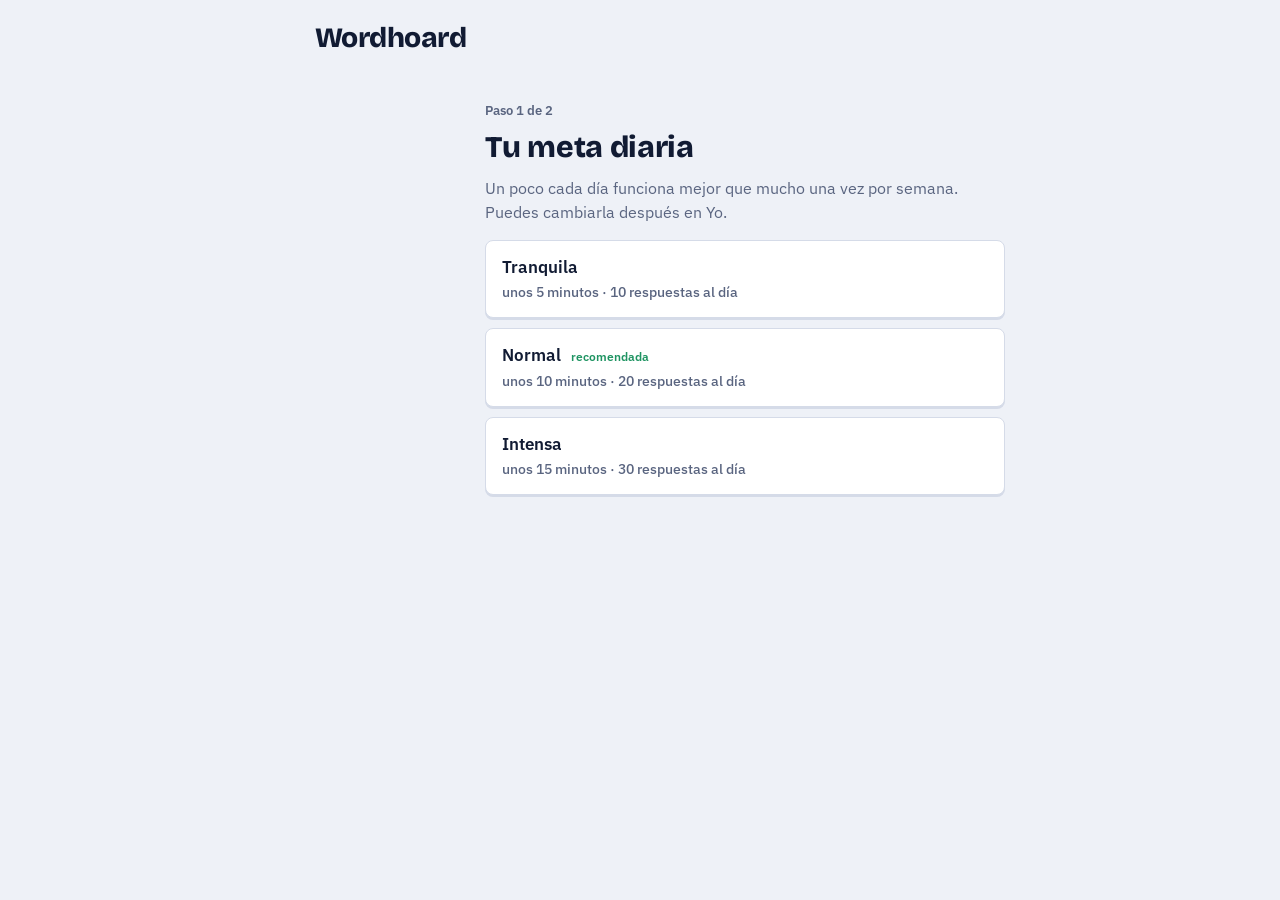
<file: en/index.html>
<!DOCTYPE html>
<html lang="es">
<head>
<meta charset="utf-8">
<meta name="viewport" content="width=device-width, initial-scale=1, viewport-fit=cover">
<meta name="color-scheme" content="light dark">
<meta name="robots" content="noindex, nofollow">
<meta http-equiv="Content-Security-Policy" content="default-src 'self'; script-src 'self'; style-src 'self' 'unsafe-inline'; img-src 'self' data: blob:; font-src 'self'; connect-src 'self' https://xyprmvlgjfdvuwjgmutu.supabase.co; media-src 'self' blob: data:; worker-src 'self'; manifest-src 'self'; object-src 'none'; base-uri 'none'; form-action 'none'">
<meta name="referrer" content="no-referrer">
<link rel="manifest" href="manifest.webmanifest">
<meta name="theme-color" content="#0f4c5c">
<link rel="icon" href="icons/icon.svg" type="image/svg+xml">
<link rel="apple-touch-icon" href="icons/icon-180.png">
<meta name="apple-mobile-web-app-capable" content="yes">
<meta name="mobile-web-app-capable" content="yes">
<meta name="apple-mobile-web-app-title" content="Wordhoard">
<title>Wordhoard – inglés</title>
<link rel="stylesheet" href="/app/fonts.css">
<style>
:root{
  box-sizing:border-box;
  padding-top:env(safe-area-inset-top,0px);
  padding-bottom:env(safe-area-inset-bottom,0px);
  --bg:#eef1f7; --surface:#ffffff; --ink:#111b33; --muted:#5a6580; --line:#d5dbe8;
  --der:#2f64d6; --die:#8b3fd9; --das:#1f9462; --none:#6b7280; --bad:#d6334f; --irr:#b45309;
  --btn:#111b33; --btn-ink:#ffffff;
}
@media (prefers-color-scheme: dark){
  :root:not([data-theme="light"]){
    --bg:#0e1424; --surface:#161e35; --ink:#e9edf8; --muted:#97a2bf; --line:#27324f;
    --der:#6b9cff; --die:#c49bff; --das:#4cd195; --none:#a3abb8; --bad:#ff7089; --irr:#f0a94b;
    --btn:#e9edf8; --btn-ink:#0e1424;
  }
}
:root[data-theme="dark"]{
  --bg:#0e1424; --surface:#161e35; --ink:#e9edf8; --muted:#97a2bf; --line:#27324f;
  --der:#6b9cff; --die:#c49bff; --das:#4cd195; --none:#a3abb8; --bad:#ff7089; --irr:#f0a94b;
  --btn:#e9edf8; --btn-ink:#0e1424;
}
*,*::before,*::after{box-sizing:border-box}
*{margin:0}
html,body{height:100%}
html{scroll-padding-top:env(safe-area-inset-top,0px)}
body{background:var(--bg);color:var(--ink);font:16px/1.5 'IBM Plex Sans',system-ui,-apple-system,'Segoe UI',sans-serif;-webkit-text-size-adjust:100%}
button,input,select,textarea{font:inherit;color:inherit}
button{cursor:pointer}
:focus-visible{outline:3px solid var(--der);outline-offset:2px}

#app{height:100%;max-width:560px;margin:0 auto;display:flex;flex-direction:column}
header{display:flex;justify-content:space-between;align-items:flex-end;gap:8px;padding:14px 16px 6px}
h1{font-family:'Bricolage Grotesque','Arial Black',system-ui,sans-serif;font-weight:800;font-size:clamp(20px,6vw,28px);letter-spacing:-.02em;line-height:1}
#stats{display:flex;gap:10px}
#stats div{display:flex;flex-direction:column;align-items:flex-end;line-height:1.15}
#stats b{font-family:'Bricolage Grotesque',system-ui,sans-serif;font-size:18px}
#stats .help{flex:none;width:26px;height:26px;border:1px solid var(--line);border-radius:50%;background:var(--surface);font-weight:600;font-size:14px;line-height:1;padding:0;align-self:center}
#stats .help[aria-expanded="true"]{background:var(--ink);color:var(--bg);border-color:var(--ink)}
@media (max-width:340px){header{padding:12px 10px 6px}#stats{gap:6px}#stats span{font-size:11px}#stats b{font-size:16px}h1{font-size:19px}}
.helpbox{background:var(--surface);border:1px solid var(--line);border-radius:6px;padding:14px 16px;margin-bottom:12px;font-size:14px}
.helpbox p+p{margin-top:8px}
.helpbox .link{margin-top:6px}
#stats span{font-size:12px;color:var(--muted);white-space:nowrap}
main{flex:1;overflow-y:auto;overflow-x:hidden;padding:8px 18px 22px}
.rules-intro{margin-bottom:14px;color:var(--muted)}
details.rule{background:var(--surface);border:1px solid var(--line);border-left:12px solid var(--c);border-radius:6px;margin-bottom:10px}
details.rule summary{list-style:none;padding:16px;cursor:pointer;display:flex;justify-content:space-between;align-items:center;font-weight:600;font-size:18px}
details.rule summary::-webkit-details-marker{display:none}
details.rule summary::after{content:'+';font-size:22px;color:var(--muted)}
details.rule[open] summary::after{content:'\2013'}
.rule-body{padding:0 16px 16px}
.rt{margin-top:12px;font-weight:600}
.exs{display:flex;flex-wrap:wrap;gap:6px;margin-top:6px}
.chip-ex{padding:4px 10px;border:1px solid var(--line);border-radius:999px;font-size:15px}
.warn{margin-top:14px;padding-top:12px;border-top:1px dashed var(--line);color:var(--muted);font-size:14px}
nav{display:grid;grid-template-columns:repeat(6,1fr);justify-content:space-between;padding:0 4px;background:var(--surface);border-top:1px solid var(--line)}
nav button{position:relative;background:none;border:0;padding:15px 2px;font-size:13px;letter-spacing:-.01em;font-weight:600;color:var(--muted);box-shadow:inset 0 3px 0 transparent}
nav button[aria-current="page"]{color:var(--ink);box-shadow:inset 0 3px 0 var(--ink)}

.a-der{--c:var(--der)} .a-die{--c:var(--die)} .a-bad{--c:var(--bad)} .a-das{--c:var(--das)} .a-none{--c:var(--none)}
.art{color:var(--c);font-weight:600}

.chips{display:flex;gap:8px;overflow-x:auto;padding:4px 0 12px;scrollbar-width:none}
.chips::-webkit-scrollbar{display:none}
.chip{flex:none;padding:7px 14px;border:1px solid var(--line);background:var(--surface);border-radius:999px;font-size:14px}
.chip[aria-pressed="true"]{background:var(--ink);color:var(--bg);border-color:var(--ink)}

.meta{display:flex;justify-content:space-between;align-items:center;font-size:14px;color:var(--muted);margin-bottom:10px}
.link{background:none;border:0;padding:4px 0;color:var(--ink);font-weight:600;font-size:14px;text-decoration:underline;text-underline-offset:3px}
.prog{height:4px;background:var(--line);border-radius:2px;overflow:hidden;margin-bottom:12px}
.prog i{display:block;height:100%;background:var(--ink);transition:width .25s}

.card{position:relative;background:var(--surface);border:1px solid var(--line);border-left:12px solid var(--c,var(--none));border-radius:6px;padding:18px 18px 22px;min-height:290px;cursor:pointer;display:flex;flex-direction:column}
.card .top{display:flex;justify-content:space-between;align-items:center;color:var(--muted);font-size:14px;margin-bottom:auto;padding-bottom:26px}
.prompt{font-family:'Bricolage Grotesque','Arial Black',system-ui,sans-serif;font-weight:800;font-size:clamp(36px,11.5vw,54px);line-height:1.05;letter-spacing:-.02em;overflow-wrap:anywhere}
.rev{margin-top:20px;padding-top:16px;border-top:1px dashed var(--line)}
.ans{font-size:24px;font-weight:600;line-height:1.25}
.exrow{display:flex;justify-content:space-between;align-items:flex-start;gap:10px;margin-top:12px}
.exrow .ex{margin-top:0}
.exen{color:var(--muted);font-size:14px}
.icon{background:none;border:1px solid var(--line);border-radius:50%;width:38px;height:38px;display:inline-grid;place-items:center;color:var(--ink);flex:none}
@media (prefers-reduced-motion:no-preference){
  .card.pop{animation:pop .18s ease-out}
  @keyframes pop{from{transform:translateY(8px);opacity:.5}to{transform:none;opacity:1}}
}

.btn{padding:14px 16px;border-radius:8px;border:1px solid var(--btn);background:var(--btn);color:var(--btn-ink);font-weight:600}
.btn.ghost{background:transparent;color:var(--ink);border-color:var(--ink)}
.btn.wide{width:100%;margin-top:14px}
.btn.small{padding:10px 14px;font-size:15px}
.row{display:grid;grid-template-columns:1fr 1fr;gap:10px;margin-top:14px}

.panel,.done{background:var(--surface);border:1px solid var(--line);border-radius:6px;padding:20px}
.panel h2,.done h2{font-family:'Bricolage Grotesque',system-ui,sans-serif;font-size:24px;letter-spacing:-.01em;margin-bottom:6px}
.sub{color:var(--muted);margin-bottom:14px}
.seg{display:grid;grid-template-columns:1fr 1fr;gap:8px}
.seg button{padding:12px;border:1px solid var(--line);background:transparent;border-radius:8px;font-weight:600}
.seg button[aria-pressed="true"]{border-color:var(--ink);box-shadow:inset 0 0 0 1px var(--ink)}
.seg button.full{grid-column:1/-1}
.gaps{font-size:22px;line-height:1.45;font-weight:500;margin:6px 0 6px}
.gapb{display:inline-block;padding:0 4px;border-bottom:2px solid var(--ink);color:var(--muted);letter-spacing:.08em}
.gapw{padding:0 4px;border-radius:4px}
.gapw.gok{box-shadow:inset 0 -3px 0 var(--das)}
.gapw.gbad{box-shadow:inset 0 -3px 0 var(--bad)}
.ghint{font-size:14px;color:var(--muted);margin:10px 0 14px}
.gres{background:var(--surface);border:1px solid var(--line);border-left:12px solid var(--c,var(--none));border-radius:6px;padding:14px 16px;display:grid;gap:4px}
.pl{margin-top:8px;font-size:17px;color:var(--muted)}
.pl.small{margin-top:0;font-size:14px}
#tr-in{display:block;resize:vertical;font:inherit;color:inherit;margin-top:6px}
.trl{font-size:13px;color:var(--muted);margin-top:6px}
.trs{font-size:18px;line-height:1.6}
.tw{border-radius:3px;padding:0 2px}
.tline{display:flex;flex-wrap:wrap;gap:8px;align-items:center;min-height:58px;padding:6px 0;border-bottom:2px solid var(--line);margin:10px 0 14px}
.tiles{display:flex;flex-wrap:wrap;gap:8px;margin-bottom:6px}
.tile{font:inherit;font-size:17px;min-height:44px;padding:8px 12px;border:1px solid var(--line);border-bottom-width:3px;border-radius:10px;background:var(--surface);color:var(--ink);cursor:pointer}
.tile.used{opacity:.25;cursor:default}
.trseg{grid-template-columns:repeat(3,1fr)}
.micw{display:grid;justify-items:center;gap:6px;margin:14px 0 4px}
.mic{width:76px;height:76px;border-radius:50%;border:2px solid var(--btn);background:var(--btn);color:var(--btn-ink);display:grid;place-items:center;cursor:pointer}
.mic svg{width:32px;height:32px}
.mic.on{animation:micp 1.2s ease-in-out infinite}
@keyframes micp{0%,100%{box-shadow:0 0 0 0 color-mix(in srgb,var(--btn) 45%,transparent)}50%{box-shadow:0 0 0 14px color-mix(in srgb,var(--btn) 0%,transparent)}}
@media (prefers-reduced-motion:reduce){.mic.on{animation:none;outline:3px solid var(--btn);outline-offset:4px}}
.tw.ok{box-shadow:inset 0 -3px 0 var(--das)}
.tw.near{background:color-mix(in srgb,#e8a400 28%,transparent)}
.tw.miss{box-shadow:inset 0 -3px 0 var(--bad);color:var(--bad);font-weight:600}
.tw.extra{text-decoration:line-through;color:var(--bad)}
.trkey{font-size:13px;color:var(--muted);margin-top:6px}
.vp{color:var(--muted)}
.rhint{font-size:13px;margin-top:6px;color:var(--muted)}
.rhint.r-ok{color:var(--das)}
.rhint.r-ex{color:#b77400}
.w .rhint{margin-top:2px}
@media (max-width:350px){nav{padding:0 2px}nav button{font-size:11.5px;padding:15px 1px}}
.badge{position:absolute;top:4px;right:0;min-width:16px;height:16px;padding:0 4px;border-radius:8px;background:var(--bad);color:#fff;font-size:10px;line-height:16px;font-weight:700;letter-spacing:0}
.mbar{display:flex;justify-content:space-between;align-items:center;width:100%;margin-bottom:12px;padding:10px 14px;background:var(--surface);border:1px solid var(--line);border-left:6px solid var(--bad);border-radius:6px;font-size:15px;text-align:left}
.mbar b{color:var(--bad)}
.today{display:flex;gap:12px;align-items:center;background:var(--surface);border:1px solid var(--line);border-radius:6px;padding:10px 12px;margin-bottom:12px}
.today .ring{flex:none}
.tt{display:grid;min-width:0;font-size:14px}
.tt span{color:var(--muted)}
.tt .nx{text-align:left;font-size:14px;margin-top:2px;padding:0}
.goalrow{display:flex;gap:16px;align-items:center}
.story{background:var(--bg);border:1px solid var(--line);border-radius:6px;padding:12px 14px;margin-top:10px}
.story .tick{color:var(--das)}
.story .exen{display:block}
h2.st{font-family:'Bricolage Grotesque',system-ui,sans-serif;font-size:24px;margin:2px 0 10px}
.stext{font-size:18px;line-height:1.65;margin-top:14px}
.stext-en{margin-top:8px}
details.lvl{background:var(--surface);border:1px solid var(--line);border-radius:6px;margin-bottom:8px}
details.lvl.cur{border-color:var(--ink);box-shadow:inset 0 0 0 1px var(--ink)}
details.lvl summary{display:flex;justify-content:space-between;align-items:center;padding:12px 14px;cursor:pointer;list-style:none}
details.lvl summary::-webkit-details-marker{display:none}
details.lvl summary span{font-size:14px;color:var(--muted)}
.lvb{padding:0 14px 12px;display:grid;gap:8px}
.goalline{display:grid;grid-template-columns:1fr auto;gap:4px 8px;text-align:left;background:none;border:0;padding:4px 0;font:inherit;color:inherit;font-size:15px}
.goalline .prog{grid-column:1/-1;margin:0}
.gn{color:var(--muted);font-size:14px}
.chart{display:block;width:100%;height:auto;margin-top:6px}
.chart .cl{font-size:11px;fill:var(--muted)}
.chart .bar:hover path{opacity:1}
.catrow{margin-top:10px}
.catrow .ch{display:flex;justify-content:space-between;gap:8px;font-size:15px}
.catrow .ch span{color:var(--muted);font-size:13px}
.catrow .prog{margin:4px 0 0}
.tbl{overflow-x:auto;margin-top:10px}
.ctab{border-collapse:collapse;width:100%;font-size:14px}
.ctab th,.ctab td{padding:6px 5px;text-align:left;border-bottom:1px solid var(--line)}
.ctab td.a-der{color:var(--der)}.ctab td.a-die{color:var(--die)}.ctab td.a-das{color:var(--das)}
.subnav{display:grid;grid-template-columns:1fr 1fr;gap:4px;padding:4px;margin-bottom:12px;background:var(--surface);border:1px solid var(--line);border-radius:8px}
.subnav button{padding:9px 6px;border:0;background:transparent;border-radius:6px;font-weight:600;color:var(--muted)}
.subnav button[aria-pressed="true"]{background:var(--ink);color:var(--bg)}
.lvls{display:grid;grid-template-columns:repeat(auto-fit,minmax(46px,1fr));gap:8px;margin-bottom:12px}
.lvls button{padding:10px 4px;border:1px solid var(--line);background:var(--surface);border-radius:8px;font-weight:700}
.lvls button[aria-pressed="true"]{border-color:var(--ink);box-shadow:inset 0 0 0 1px var(--ink)}
.opt .exen{display:block;margin-top:2px}
.opt .tick{float:right;color:var(--das);font-weight:700}
.cset{font-size:14px;color:var(--muted);margin:2px 0 12px}
.chat{display:grid;gap:8px;margin-bottom:10px}
.bub{max-width:88%;padding:10px 12px;border-radius:12px;font-size:16px;line-height:1.45;overflow-wrap:anywhere}
.bub.them{justify-self:start;background:var(--surface);border:1px solid var(--line);border-bottom-left-radius:4px}
.bub.me{justify-self:end;background:color-mix(in srgb,var(--ink) 9%,var(--bg));border-bottom-right-radius:4px}
.bub.now{display:flex;gap:8px;align-items:flex-start;font-size:18px;max-width:100%}
.bub.now>div{flex:1;min-width:0}
.bub .en{display:block;font-size:13px;color:var(--muted);margin-top:4px}
.bub .icon{flex:none;margin:-6px -6px -6px 0}
.task{font-weight:600;margin:6px 0 2px}
.hints{display:grid;grid-template-columns:repeat(3,1fr);gap:6px;margin:10px 0 6px}
.hints button{padding:9px 4px;border:1px dashed var(--line);background:transparent;border-radius:8px;font-size:13.5px;font-weight:600;color:var(--ink)}
.hints button:disabled{border-style:solid;color:var(--muted)}
.hbox{font-size:15px;margin:6px 0;padding:8px 12px;border-left:3px solid var(--line)}
.hbox b{font-weight:600}
#cv-in{display:block;resize:vertical;font:inherit;color:inherit;margin-top:8px}
.fb{font-size:15px;margin-top:6px}
.qtop{display:flex;justify-content:flex-end;margin:-4px 0 6px}
.link.exit{color:var(--muted);text-decoration:none;font-size:14px;padding:6px 0 6px 12px}
.vhead{display:flex;justify-content:space-between;align-items:center;gap:10px}
.vhead .qprompt{margin:6px 0}
.vcell{background:none;border:0;padding:0;font:inherit;color:inherit;text-align:left;cursor:pointer;text-decoration:underline dotted var(--line);text-underline-offset:3px}
.vcap{font-size:13px;color:var(--muted);padding:6px 5px 2px}
.vans{font-size:20px}
.vt td.vi .vcell,.vcap .vi,.vcap b.vi{color:var(--irr);font-weight:700}
.lessonbtn{display:grid;gap:2px;width:100%;text-align:left;background:var(--surface);border:1px solid var(--line);border-left:6px solid var(--der);border-radius:6px;padding:12px 14px;margin-bottom:12px}
.lessonbtn span{color:var(--muted);font-size:14px}
.vnext{line-height:1.8;margin:4px 0 0}
.vnext span{color:var(--muted);font-size:14px}
.pfs{display:none}
.vperf{display:none}
.kst{font-size:12px;font-weight:600;white-space:nowrap;color:var(--muted)}
.kst.m{color:var(--das)}
@media (max-width:420px){.kst .kt{display:none}.kst{font-size:15px}}
@media (max-width:360px){#stats{gap:5px}#stats span{font-size:10.5px}#stats b{font-size:15px}#stats .strk b::before{font-size:13px;margin-right:0}h1{font-size:18px}header{padding:12px 8px 6px}}
@media (max-width:599px){
  .vt .pc{display:none}
  .vperf{display:grid;grid-template-columns:1fr 1fr;gap:2px 12px;padding:8px 5px 4px;border-top:1px solid var(--line);font-size:13px}
  .vperf .vph{grid-column:1/-1;font-size:12px;color:var(--muted);font-weight:600;margin-bottom:2px}
  .vperf .vcell{padding:4px 0}
  .vperf .vcell.on{font-weight:700}
  .vperf .vpp{color:var(--muted)}
}
.vnote{margin:12px 0 0 18px;font-size:15px;display:grid;gap:4px}
.vtw{overflow-x:auto;margin-top:12px;background:var(--surface);border:1px solid var(--line);border-radius:6px;padding:4px 6px}
.vt{border-collapse:collapse;font-size:13px;width:100%}
.vt th,.vt td{text-align:left;padding:6px 5px;border-bottom:1px solid var(--line);white-space:nowrap}
.vt.wrap th,.vt.wrap td{white-space:normal;padding:6px 4px}
.rlink{display:block;margin-top:6px;font-weight:600}
.lvrow{display:flex;flex-wrap:wrap;align-items:center;gap:6px;margin:10px 0 2px}
.lvrow .lvt{font-weight:700}
.lvc{font:inherit;font-size:13px;padding:4px 10px;border:1px solid var(--line);border-radius:999px;background:var(--surface);color:var(--ink);cursor:pointer}
.lvc.done{color:var(--das);border-color:var(--das)}
.lvh{display:flex;align-items:center;flex-wrap:wrap;gap:8px;margin:22px 0 8px}
.lvt{background:var(--ink);color:var(--surface);border-radius:4px;padding:1px 7px;font-size:14px}
.lvt.lock{background:var(--line);color:var(--muted)}
.lvn{margin-left:auto;font-size:13px;font-weight:500;color:var(--muted)}
.vt thead th{font-size:12px;color:var(--muted);font-weight:600}
.vt tbody th{color:var(--muted);font-weight:500}
.vt thead th.on{color:var(--ink)}
.vt tr.on td,.vt tr.on th{background:color-mix(in srgb,var(--ink) 7%,transparent);font-weight:600}
.note{margin-top:12px;color:var(--bad);font-size:14px}

.qn{color:var(--muted);font-size:14px}
.qlabel{margin-top:2px;color:var(--muted);font-size:14px}
.qprompt{font-family:'Bricolage Grotesque',system-ui,sans-serif;font-weight:800;font-size:clamp(32px,10vw,46px);line-height:1.1;letter-spacing:-.02em;margin:6px 0 18px;overflow-wrap:anywhere}
.opts{display:grid;gap:10px}
.opt{text-align:left;padding:14px 16px;border:1px solid var(--line);background:var(--surface);border-radius:8px;font-weight:500}
.opt.ok{border-color:var(--das);box-shadow:inset 0 0 0 2px var(--das)}
.opt.bad{border-color:var(--bad);box-shadow:inset 0 0 0 2px var(--bad)}
.opt:disabled{opacity:1;cursor:default}
.score{font-family:'Bricolage Grotesque',system-ui,sans-serif;font-size:56px;font-weight:800;line-height:1;margin:6px 0 10px}

.bar{display:flex;gap:10px;margin-bottom:10px}
input[type="search"],input[type="text"],textarea,#gap-in,#tr-in,#verb-in,#cv-in,#w-in,.form input,.form select{color:var(--ink);width:100%;padding:12px 14px;background:var(--surface);border:1px solid var(--line);border-radius:8px;font-size:16px;-webkit-text-fill-color:var(--ink);caret-color:var(--ink)}
input::placeholder,textarea::placeholder{color:var(--muted);-webkit-text-fill-color:var(--muted);opacity:1}
.form{display:grid;gap:10px;background:var(--surface);border:1px solid var(--line);border-radius:6px;padding:16px;margin-bottom:12px}
.form label{font-size:14px;color:var(--muted);display:grid;gap:4px}
.w{display:flex;justify-content:space-between;align-items:center;gap:10px;padding:12px 0;border-bottom:1px solid var(--line)}
.wl{min-width:0}
.wde{display:block;font-weight:600;font-size:18px;overflow-wrap:anywhere}
.wen{color:var(--muted);font-size:15px}
.wr{display:flex;align-items:center;gap:8px;flex:none}
.dots{display:flex;gap:3px}
.dots i{width:7px;height:7px;background:var(--line);border-radius:1px}
.dots i.on{background:var(--c,var(--none))}
.del{background:none;border:0;color:var(--bad);font-size:13px;font-weight:600;padding:6px 4px}
.empty{color:var(--muted);padding:24px 0;text-align:center}
/* Computer layout: wide screen gets a side menu and a wider, centred page */
@media (min-width:900px){
  #app{max-width:1240px;display:grid;grid-template-columns:210px minmax(0,1fr);grid-template-rows:auto minmax(0,1fr);grid-template-areas:"nav head" "nav main"}
  header{grid-area:head;padding:24px max(32px,calc((100% - 860px)/2)) 10px}
  main{grid-area:main;padding:12px max(32px,calc((100% - 860px)/2)) 48px}
  nav{grid-area:nav;display:flex;flex-direction:column;justify-content:flex-start;gap:4px;padding:24px 12px;border-top:0;border-right:1px solid var(--line)}
  nav button{text-align:left;padding:12px 14px;font-size:15.5px;border-radius:8px;box-shadow:none}
  nav button:hover{color:var(--ink);background:var(--bg)}
  nav button[aria-current="page"]{color:var(--ink);background:var(--bg);box-shadow:inset 4px 0 0 var(--ink)}
  nav .badge:not([hidden]){position:static;display:inline-block;margin-left:8px;vertical-align:1px}
  .opts{grid-template-columns:1fr 1fr}
  #list{display:grid;grid-template-columns:1fr 1fr;column-gap:16px;align-content:start}
  .card{min-height:320px}
  .prompt{font-size:56px}
  .panel,.done{padding:24px 28px}
  .pfs{display:none}.pfl{display:inline}
}
/* Mouse and keyboard: show the shortcuts */
@media (hover:hover) and (pointer:fine){
  .qtop{justify-content:space-between;align-items:center}
  .qtop::before{content:'Keys: 1–4 answer · Enter check / next · Esc exit';font-size:12px;color:var(--muted)}
  .opt:hover,.chip:hover,.lessonbtn:hover{border-color:var(--ink)}
}

/* Design pass (Duolingo / Babbel / Anki patterns): tactile buttons, clear feedback, motion, streak, calendar */
:root{--fire:#ff8a00;--ok-bg:color-mix(in srgb,var(--das) 12%,var(--surface));--bad-bg:color-mix(in srgb,var(--bad) 10%,var(--surface))}
.btn{box-shadow:0 3px 0 color-mix(in srgb,var(--btn) 55%,#000);transition:transform .08s,box-shadow .08s}
.btn.ghost{box-shadow:0 3px 0 var(--line)}
.btn:active:not(:disabled){transform:translateY(3px);box-shadow:none}
.opt{box-shadow:0 2px 0 var(--line);transition:transform .08s,box-shadow .08s,border-color .15s}
.opt:active:not(:disabled){transform:translateY(2px);box-shadow:none}
.opt.ok{background:var(--ok-bg);box-shadow:inset 0 0 0 2px var(--das)}
.opt.bad{background:var(--bad-bg);box-shadow:inset 0 0 0 2px var(--bad)}
.prog{height:8px;border-radius:4px}
.prog i{border-radius:4px;background:var(--das);transition:width .3s ease-out}
.fbk{display:flex;gap:10px;align-items:center;margin-top:12px;padding:12px 14px;border-radius:10px;font-weight:600}
.fbk.ok{background:var(--ok-bg);color:var(--das)}
.fbk.bad{background:var(--bad-bg);color:var(--bad)}
.fbk .ico{flex:none;width:28px;height:28px;border-radius:50%;display:grid;place-items:center;color:#fff;font-size:15px}
.fbk.ok .ico{background:var(--das)}.fbk.bad .ico{background:var(--bad)}
.fbk span{color:var(--ink);font-weight:500}
main [data-a=qnext],main [data-a=vnext],main [data-a=trnext],main [data-a=cvnext],main [data-a=plnext]{position:sticky;bottom:10px;z-index:2}
#stats .strk b::before{content:'🔥';margin-right:2px;font-size:15px;filter:grayscale(1);opacity:.5}
#stats .strk.on b::before{filter:none;opacity:1}
#stats .strk.on b{color:var(--fire)}
.toast{position:fixed;left:50%;bottom:90px;transform:translateX(-50%);background:var(--ink);color:var(--bg);padding:12px 18px;border-radius:999px;font-weight:600;z-index:50;box-shadow:0 6px 20px rgba(0,0,0,.2);white-space:nowrap}
.heat{display:grid;grid-template-rows:repeat(7,1fr);grid-auto-flow:column;grid-auto-columns:1fr;gap:3px;margin-top:8px}
.heat i{aspect-ratio:1;border-radius:3px;background:var(--line)}
.heat i.l1{background:color-mix(in srgb,var(--das) 35%,var(--line))}
.heat i.l2{background:color-mix(in srgb,var(--das) 65%,var(--line))}
.heat i.l3{background:var(--das)}
.heat i.fut{background:transparent}
.heatkey{display:flex;gap:4px;align-items:center;justify-content:flex-end;font-size:12px;color:var(--muted);margin-top:6px}
.heatkey i{width:11px;height:11px;border-radius:2px;display:inline-block}
.sfx{display:flex;justify-content:space-between;align-items:center;margin-top:14px}
@media (prefers-reduced-motion:no-preference){
  .opt.ok,.fbk.ok,.gres.a-das{animation:pop .22s ease-out}
  .opt.bad,.fbk.bad{animation:shake .35s ease-in-out}
  .fbk,.gres{animation-fill-mode:both}
  .toast{animation:toast 2.6s ease-out both}
  .done .score{animation:pop .35s ease-out}
  #stats .strk.on b::before{display:inline-block;animation:flame 2s ease-in-out infinite}
  @keyframes shake{0%,100%{transform:translateX(0)}20%{transform:translateX(-6px)}40%{transform:translateX(6px)}60%{transform:translateX(-4px)}80%{transform:translateX(3px)}}
  @keyframes flame{0%,100%{transform:scale(1) rotate(0)}50%{transform:scale(1.12) rotate(-6deg)}}
  @keyframes toast{0%{opacity:0;transform:translate(-50%,16px)}10%,80%{opacity:1;transform:translate(-50%,0)}100%{opacity:0;transform:translate(-50%,0)}}
}
@media (min-width:900px){.toast{bottom:32px}}
/* Challenges */
nav{grid-template-columns:repeat(5,1fr)}
.chbar{display:flex;justify-content:space-between;align-items:center;gap:8px;margin-bottom:12px;font-weight:600;font-size:14px;color:var(--muted)}
.chbar .combo b{margin-left:6px;padding:2px 8px;border-radius:999px;background:var(--line);color:var(--ink)}
.chbar .combo.hot{color:var(--bad)}
.chbar .combo.hot b{background:var(--bad);color:#fff}
.chlvlrow{display:flex;align-items:center;gap:14px}
.lvlb{width:52px;height:52px;border-radius:50%;display:grid;place-items:center;font:800 22px 'Bricolage Grotesque',system-ui,sans-serif;background:var(--btn);color:var(--btn-ink);flex:none}
.chh{display:flex;justify-content:space-between;align-items:baseline;margin:20px 0 8px}
.chh span{font-size:14px;color:var(--muted);font-weight:600}
.chopt .xp{float:right;margin-left:8px;font-size:13px;font-weight:700;color:var(--das)}
.chcard{margin-top:12px}
.chcard h2{margin-bottom:4px}
.chcard .btn.wide{margin-top:12px}
.chestrow{display:flex;gap:12px;align-items:center}
.chico{font-size:32px;line-height:1}
.medals{display:grid;grid-template-columns:repeat(3,minmax(0,1fr));gap:8px}
.medal{background:var(--surface);border:1px solid var(--line);border-radius:8px;padding:10px 6px;text-align:center;display:flex;flex-direction:column;gap:2px;color:var(--muted)}
.medal.got{border-color:var(--das);color:var(--ink);box-shadow:0 2px 0 var(--das)}
.medal span{font-size:24px;line-height:1.2}
.medal b{font-size:13px;line-height:1.2}
.medal small{font-size:11px;color:var(--muted);line-height:1.25}
.unl .w{align-items:center}
.unl .w.locked .wde{color:var(--muted)}
.unl .tick{color:var(--das);font-weight:700}
.tahead{display:flex;justify-content:space-between;align-items:baseline;margin:4px 0 8px}
.tatime{font:800 34px 'Bricolage Grotesque',system-ui,sans-serif;font-variant-numeric:tabular-nums}
.tatime.low{color:var(--bad)}
.tapts{color:var(--muted)}
.tapts b{color:var(--ink);font-size:20px}
@media (max-width:380px){.subnav button{font-size:14px;padding:9px 2px}}
@media (min-width:900px){.medals{grid-template-columns:repeat(5,minmax(0,1fr))}}
/* Unlockable themes */
:root[data-skin="ocean"]{--btn:#0b6b8a;--btn-ink:#fff;--sk:#0b6b8a}
:root[data-skin="forest"]{--btn:#2e6b35;--btn-ink:#fff;--sk:#2e6b35}
:root[data-skin="sunset"]{--btn:#c2501d;--btn-ink:#fff;--sk:#c2501d}
@media (prefers-color-scheme: dark){
  :root:not([data-theme="light"])[data-skin="ocean"]{--btn:#5cc8e6;--btn-ink:#06222c;--sk:#5cc8e6}
  :root:not([data-theme="light"])[data-skin="forest"]{--btn:#7fd18a;--btn-ink:#0b2410;--sk:#7fd18a}
  :root:not([data-theme="light"])[data-skin="sunset"]{--btn:#ff9a62;--btn-ink:#2b1004;--sk:#ff9a62}
}
:root[data-theme="dark"][data-skin="ocean"]{--btn:#5cc8e6;--btn-ink:#06222c;--sk:#5cc8e6}
:root[data-theme="dark"][data-skin="forest"]{--btn:#7fd18a;--btn-ink:#0b2410;--sk:#7fd18a}
:root[data-theme="dark"][data-skin="sunset"]{--btn:#ff9a62;--btn-ink:#2b1004;--sk:#ff9a62}
h1{color:var(--sk,var(--ink))}
nav button[aria-current="page"]{color:var(--sk,var(--ink));box-shadow:inset 0 3px 0 var(--sk,var(--ink))}
.subnav button[aria-pressed="true"]{background:var(--sk,var(--ink))}
@media (min-width:900px){nav button[aria-current="page"]{box-shadow:inset 4px 0 0 var(--sk,var(--ink))}}
/* Spanish */
:root[lang="es"] .qtop::before{content:'Teclas: 1–4 responder · Enter comprobar / seguir · Esc salir'}
@media (max-width:380px){:root[lang="es"] #stats{gap:5px}:root[lang="es"] #stats span{font-size:10px;letter-spacing:-.02em}:root[lang="es"] h1{font-size:18px}}
@media (max-width:340px){:root[lang="es"] #stats span{font-size:9px}:root[lang="es"] #stats b{font-size:14px}:root[lang="es"] h1{font-size:16px}:root[lang="es"] header{padding:12px 6px 6px}}
.chip .cn{opacity:.6;font-weight:500;margin-left:2px}
.vpdesc{margin:-4px 0 12px;font-size:14px}
.fbp{margin-top:16px}
.vtr{font-size:11px;font-weight:400;color:var(--muted);margin-left:4px;white-space:nowrap}.vt .vtr{display:block;margin:0}
.tip{display:flex;gap:10px;align-items:flex-start;margin:10px 0 14px;padding:10px 12px;border:1px solid var(--line);border-radius:12px;background:color-mix(in srgb,var(--das) 10%,var(--surface));animation:lvfade .25s ease-out}
.tip p{margin:0;line-height:1.45;color:var(--ink)}.tipi{font-size:18px;line-height:1.3}
.tipr{display:flex;flex-wrap:wrap;gap:6px 16px;margin-top:6px}.tipr .rlink{margin:0}
.ucont{display:flex;flex-direction:column;align-items:center;gap:2px;margin-bottom:10px}
.ucont .exen{font-weight:500;opacity:.75;font-size:13px}
.lvup{position:fixed;inset:0;z-index:50;display:flex;align-items:center;justify-content:center;padding:16px;background:color-mix(in srgb,var(--bg,#000) 70%,transparent);animation:lvfade .3s ease-out}
.lvcard{position:relative;z-index:2;max-width:380px;width:100%;text-align:center;background:var(--surface);border:1px solid var(--line);border-radius:20px;padding:28px 20px 20px;box-shadow:0 20px 60px rgba(0,0,0,.35);animation:lvpop .55s cubic-bezier(.2,1.4,.4,1)}
.lvcard h2{margin:14px 0 6px}
.lvcard .btn{margin-top:18px}
.lvbadge{width:96px;height:96px;margin:0 auto;border-radius:50%;display:flex;align-items:center;justify-content:center;font-size:34px;font-weight:800;color:#fff;background:conic-gradient(var(--der),var(--die),var(--das),var(--der));box-shadow:0 0 0 6px var(--surface),0 0 0 9px var(--das);animation:lvspin 1s ease-out}
.lvcf{position:absolute;inset:0;overflow:hidden;pointer-events:none}
.lvcf i{position:absolute;top:-16px;width:9px;height:14px;border-radius:2px;opacity:0;animation:lvfall 3s ease-in forwards}
@keyframes lvfall{0%{opacity:1;transform:translate(0,0) rotate(0)}100%{opacity:.9;transform:translate(var(--dx),105vh) rotate(var(--r))}}
@keyframes lvpop{0%{transform:scale(.6);opacity:0}100%{transform:scale(1);opacity:1}}
@keyframes lvspin{0%{transform:scale(.3) rotate(-200deg)}100%{transform:scale(1) rotate(0)}}
@keyframes lvfade{from{opacity:0}to{opacity:1}}
@media (prefers-reduced-motion:reduce){.lvcf{display:none}.lvcard,.lvbadge,.lvup{animation:none}}
.backex{position:sticky;top:0;z-index:3;margin:0 0 12px;background:var(--surface)}
.srlive{min-height:64px;margin:6px 0 14px;padding:12px 14px;border:1px dashed var(--line);border-radius:8px;background:var(--surface);font-size:19px;line-height:1.45}
.srlive.empty{color:var(--muted)}
.fbl{margin:-4px 0 12px;font-size:14px}
.fbp textarea,.fbp input{display:block;width:100%;padding:12px;border:1px solid var(--line);border-radius:8px;background:var(--bg);color:var(--ink);font:inherit}
/* Navigation with icons, 5 tabs */
nav button{display:flex;flex-direction:column;align-items:center;justify-content:center;gap:3px;padding:9px 2px 10px;font-size:11.5px}
nav button svg{flex:none}
nav .badge{top:3px;right:calc(50% - 26px)}
body.onbm nav,body.onbm #stats{display:none}
.crumb{display:inline-block;margin:0 0 10px;font-size:14px}
.fbar{margin:0 0 10px}
.fbtn{display:inline-flex;align-items:center;gap:6px;font-size:14px;padding:6px 12px;border:1px solid var(--line);border-radius:999px;background:var(--surface);color:var(--ink)}
.fbtn b{font-weight:600}
.chips.wrap{flex-wrap:wrap;overflow:visible}
/* Welcome */
.onb{max-width:520px;margin:3vh auto 0}
.onb h2{font-family:'Bricolage Grotesque',system-ui,sans-serif;font-size:30px;letter-spacing:-.01em;margin:4px 0 6px}
.onbstep{font-size:13px;font-weight:600;color:var(--muted)}
.onbopts{display:grid;gap:10px;margin-top:16px}
.onbopts .opt b{display:block;font-size:17px}
.rec{font-size:12px;font-weight:600;color:var(--das);margin-left:6px}
/* Today */
.hero{display:grid;grid-template-columns:auto 1fr;align-items:center;gap:6px 14px}
.streakb{display:grid;grid-template-columns:auto auto;align-items:center;column-gap:6px;justify-content:start}
.streakb .fl{font-size:30px;filter:grayscale(1);opacity:.5}
.streakb.on .fl{filter:none;opacity:1}
.streakb b{font-family:'Bricolage Grotesque',system-ui,sans-serif;font-size:40px;line-height:1}
.streakb.on b{color:var(--fire)}
.streakb>span:last-child{grid-column:1/-1;font-size:13px;color:var(--muted)}
.goalb{display:flex;align-items:center;justify-content:flex-end;gap:10px}
.goalb b{display:block;font-family:'Bricolage Grotesque',system-ui,sans-serif;font-size:22px;line-height:1.1}
.goalb span{font-size:13px;color:var(--muted)}
.hmsg{grid-column:1/-1;margin:4px 0 0}
.plan,.lvp,.acct,.revp{margin-top:12px}
.steps{list-style:none;padding:0;margin:10px 0 16px;display:grid;gap:12px}
.steps li{display:grid;grid-template-columns:28px 1fr;gap:10px;align-items:start}
.steps .sk{width:26px;height:26px;border-radius:50%;border:2px solid var(--line);display:grid;place-items:center;font-size:13px;font-weight:700;color:var(--muted)}
.steps li.done .sk{background:var(--das);border-color:var(--das);color:#fff}
.steps li.cur .sk{border-color:var(--btn);box-shadow:0 0 0 3px color-mix(in srgb,var(--btn) 20%,transparent)}
.steps li.skip{opacity:.6}
.steps b{display:block;line-height:1.3}
.steps .exen{font-size:14px}
.btn.big{font-size:18px;padding:16px}
.planbox{background:var(--ok-bg);border:1px solid var(--das);border-radius:8px;padding:14px 16px;margin-bottom:12px}
.planbox p{margin-bottom:10px}
.lvph{display:flex;justify-content:space-between;align-items:baseline;gap:8px}
.lvp .lvrow{margin-top:6px}
.acct b{font-size:17px}
.tlinks{display:grid;grid-template-columns:1fr 1fr;gap:10px;margin-top:12px}
.tl2{display:flex;gap:10px;align-items:flex-start;text-align:left;padding:12px;border:1px solid var(--line);border-radius:8px;background:var(--surface);color:var(--ink);box-shadow:0 2px 0 var(--line)}
.tl2 b{display:block;font-size:14.5px;line-height:1.3}
.tl2 .exen{font-size:13px}
.hi{font-size:22px;line-height:1}
/* Practice hub and library */
.revh{display:flex;align-items:center;justify-content:space-between;gap:8px}
.cnt{min-width:30px;height:30px;padding:0 9px;border-radius:15px;background:var(--bad);color:#fff;font-weight:700;display:grid;place-items:center}
.hub{display:grid;grid-template-columns:1fr 1fr;gap:10px;margin-top:12px}
.hubc{display:grid;gap:3px;align-content:start;text-align:left;padding:14px;min-height:108px;border:1px solid var(--line);border-radius:8px;background:var(--surface);color:var(--ink);box-shadow:0 2px 0 var(--line)}
.hubc b{font-size:15.5px;line-height:1.25;margin-top:4px}
.hubc .exen{font-size:13px;line-height:1.35}
.hubc:active,.tl2:active,.uitem:active{transform:translateY(2px);box-shadow:none}
/* Learn path */
.unit{background:var(--surface);border:1px solid var(--line);border-radius:8px;margin-top:10px}
.unit summary{display:flex;align-items:center;gap:10px;padding:12px 14px;cursor:pointer;list-style:none}
.unit summary::-webkit-details-marker{display:none}
.unit .un{flex:none;width:28px;height:28px;border-radius:50%;border:2px solid var(--line);display:grid;place-items:center;font-weight:700;font-size:13px}
.unit.done .un{background:var(--das);border-color:var(--das);color:#fff}
.unit.cur{border-color:var(--btn);box-shadow:inset 0 0 0 1px var(--btn)}
.unit.cur .un{border-color:var(--btn)}
.unit .us{margin-left:auto;font-size:13px;color:var(--muted)}
.ubody{display:grid;gap:8px;padding:0 14px 14px}
.uitem{display:grid;grid-template-columns:22px 1fr auto;gap:8px;align-items:center;text-align:left;padding:10px 12px;border:1px solid var(--line);border-radius:8px;background:var(--bg);color:var(--ink);font-size:15px;line-height:1.35}
.uitem .st{font-size:13px;color:var(--muted)}
.uitem.ok .st{color:var(--das);font-weight:700}
/* Me */
.mehead{display:grid;grid-template-columns:repeat(3,1fr);gap:8px;margin-bottom:12px}
.mehead div{display:grid;justify-items:center;background:var(--surface);border:1px solid var(--line);border-radius:8px;padding:10px 4px}
.mehead b{font-family:'Bricolage Grotesque',system-ui,sans-serif;font-size:22px;line-height:1.2}
.mehead span{font-size:12.5px;color:var(--muted)}
@media (max-width:360px){.hub,.tlinks{grid-template-columns:1fr}.hubc{min-height:0}}
@media (min-width:900px){
  nav button{flex-direction:row;justify-content:flex-start;gap:12px;padding:12px 14px;font-size:15.5px}
  nav .badge{position:static}
  .hub{grid-template-columns:repeat(4,1fr)}
}
</style>
</head>
<body>
<div id="app">
  <header>
    <h1>Wordhoard</h1>
    <div id="stats" aria-live="polite"></div>
  </header>
  <main id="main"></main>
  <nav aria-label="Sections">
    <button data-a="tab" data-v="today" data-tab="today"><svg viewBox="0 0 24 24" width="22" height="22" fill="none" stroke="currentColor" stroke-width="2" stroke-linecap="round" stroke-linejoin="round" aria-hidden="true"><path d="M3 10.5 12 3l9 7.5V20a1 1 0 0 1-1 1h-5v-6H9v6H4a1 1 0 0 1-1-1z"/></svg><span class="nl">Today</span></button>
    <button data-a="tab" data-v="path" data-tab="path"><svg viewBox="0 0 24 24" width="22" height="22" fill="none" stroke="currentColor" stroke-width="2" stroke-linecap="round" stroke-linejoin="round" aria-hidden="true"><path d="M2 4h6a4 4 0 0 1 4 4v13a3 3 0 0 0-3-3H2z"/><path d="M22 4h-6a4 4 0 0 0-4 4v13a3 3 0 0 1 3-3h7z"/></svg><span class="nl">Learn</span></button>
    <button data-a="tab" data-v="practice" data-tab="practice"><svg viewBox="0 0 24 24" width="22" height="22" fill="none" stroke="currentColor" stroke-width="2" stroke-linecap="round" stroke-linejoin="round" aria-hidden="true"><circle cx="12" cy="12" r="9"/><circle cx="12" cy="12" r="5"/><circle cx="12" cy="12" r="1"/></svg><span class="nl">Practice</span><span id="pbadge" class="badge" hidden></span></button>
    <button data-a="tab" data-v="chal" data-tab="chal"><svg viewBox="0 0 24 24" width="22" height="22" fill="none" stroke="currentColor" stroke-width="2" stroke-linecap="round" stroke-linejoin="round" aria-hidden="true"><path d="M8 21h8M12 17v4M7 4h10v5a5 5 0 0 1-10 0z"/><path d="M17 5h3v2a3 3 0 0 1-3 3M7 5H4v2a3 3 0 0 0 3 3"/></svg><span class="nl">Challenges</span></button>
    <button data-a="tab" data-v="me" data-tab="me"><svg viewBox="0 0 24 24" width="22" height="22" fill="none" stroke="currentColor" stroke-width="2" stroke-linecap="round" stroke-linejoin="round" aria-hidden="true"><circle cx="12" cy="8" r="4"/><path d="M4 21a8 8 0 0 1 16 0"/></svg><span class="nl">Me</span></button>
  </nav>
</div>

<script src="app.js?v=d640974aa3"></script>
</body>
</html>
</file>
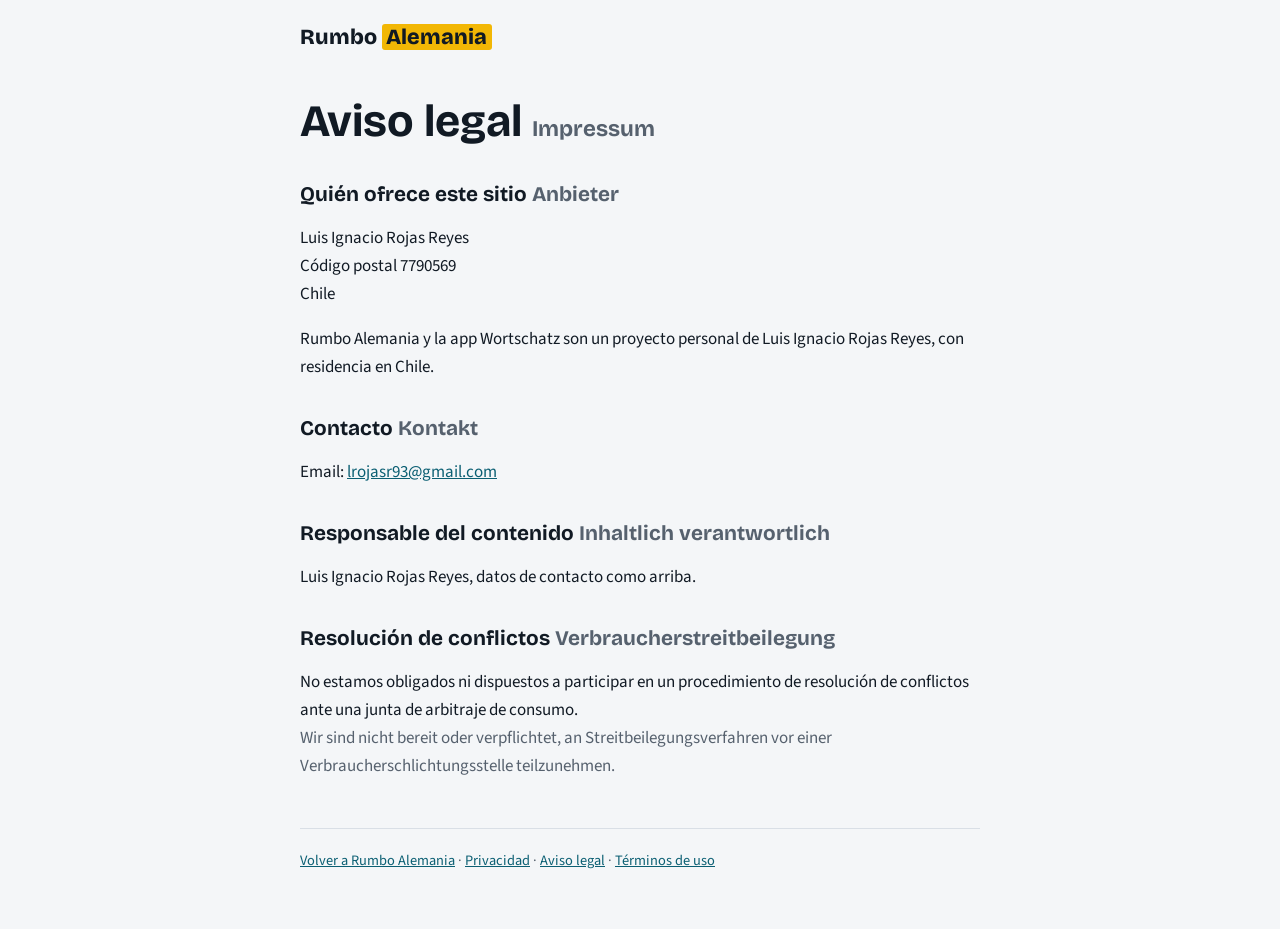
<file: aviso-legal.html>
<!doctype html>
<html lang="es">
<head>
<meta charset="utf-8">
<meta name="viewport" content="width=device-width,initial-scale=1">
<meta http-equiv="Content-Security-Policy" content="default-src 'self'; style-src 'self' 'unsafe-inline'; script-src 'none'; object-src 'none'; base-uri 'none'; form-action 'none'">
<title>Aviso legal · Rumbo Alemania</title>
<meta name="description" content="Aviso legal (Impressum) de Rumbo Alemania y la app Wortschatz.">
<meta name="robots" content="noindex">
<link rel="icon" href="favicon.svg" type="image/svg+xml">
<link rel="stylesheet" href="fonts.css">
<style>
:root{--bg:#F4F6F8;--surface:#FFFFFF;--ink:#111A24;--muted:#56616E;--line:#D9DFE6;--accent:#0B5F73;--mark:#F2B705;
  --display:"Bricolage Grotesque",ui-sans-serif,system-ui,sans-serif;--body:"Source Sans 3",ui-sans-serif,system-ui,sans-serif}
@media (prefers-color-scheme: dark){:root:not([data-theme="light"]){--bg:#0E141B;--surface:#16202A;--ink:#E9EEF3;--muted:#9AA7B4;--line:#283543;--accent:#4FB3C9;--mark:#F2C440;color-scheme:dark}}
:root[data-theme="dark"]{--bg:#0E141B;--surface:#16202A;--ink:#E9EEF3;--muted:#9AA7B4;--line:#283543;--accent:#4FB3C9;--mark:#F2C440;color-scheme:dark}
*{box-sizing:border-box}
body{margin:0;background:var(--bg);color:var(--ink);font-family:var(--body);font-size:1.0625rem;line-height:1.65}
.wrap{max-width:720px;margin:0 auto;padding:20px 20px 56px}
a{color:var(--accent)}
.logo{font-family:var(--display);font-weight:800;font-size:1.35rem;color:var(--ink);text-decoration:none}
.logo span{background:var(--mark);color:#111A24;padding:0 .2em;border-radius:3px}
h1,h2{font-family:var(--display);line-height:1.15;margin:0}
h1{font-size:clamp(2rem,5vw,2.8rem);margin:40px 0 8px}
h2{font-size:1.3rem;margin:36px 0 8px}
p,li{color:var(--ink)}
.muted{color:var(--muted)}
ul{padding-left:1.2em}
footer{margin-top:48px;padding-top:20px;border-top:1px solid var(--line);color:var(--muted);font-size:.9rem}
</style>
</head>
<body>
<div class="wrap">
  <a class="logo" href="./">Rumbo <span>Alemania</span></a>
  <h1>Aviso legal <span class="muted" style="font-size:.5em">Impressum</span></h1>

  <h2>Quién ofrece este sitio <span class="muted">Anbieter</span></h2>
  <p>Luis Ignacio Rojas Reyes<br>Código postal 7790569<br>Chile</p>
  <p>Rumbo Alemania y la app Wortschatz son un proyecto personal de Luis Ignacio Rojas Reyes, con residencia en Chile.</p>

  <h2>Contacto <span class="muted">Kontakt</span></h2>
  <p>Email: <a href="mailto:lrojasr93@gmail.com">lrojasr93@gmail.com</a></p>

  <h2>Responsable del contenido <span class="muted">Inhaltlich verantwortlich</span></h2>
  <p>Luis Ignacio Rojas Reyes, datos de contacto como arriba.</p>

  <h2>Resolución de conflictos <span class="muted">Verbraucherstreitbeilegung</span></h2>
  <p>No estamos obligados ni dispuestos a participar en un procedimiento de resolución de conflictos ante una junta de arbitraje de consumo.<br><span class="muted">Wir sind nicht bereit oder verpflichtet, an Streitbeilegungsverfahren vor einer Verbraucherschlichtungsstelle teilzunehmen.</span></p>

  <footer><a href="./">Volver a Rumbo Alemania</a> · <a href="privacidad.html">Privacidad</a> · <a href="aviso-legal.html">Aviso legal</a> · <a href="terminos.html">Términos de uso</a></footer>
</div>
</body>
</html>
</file>
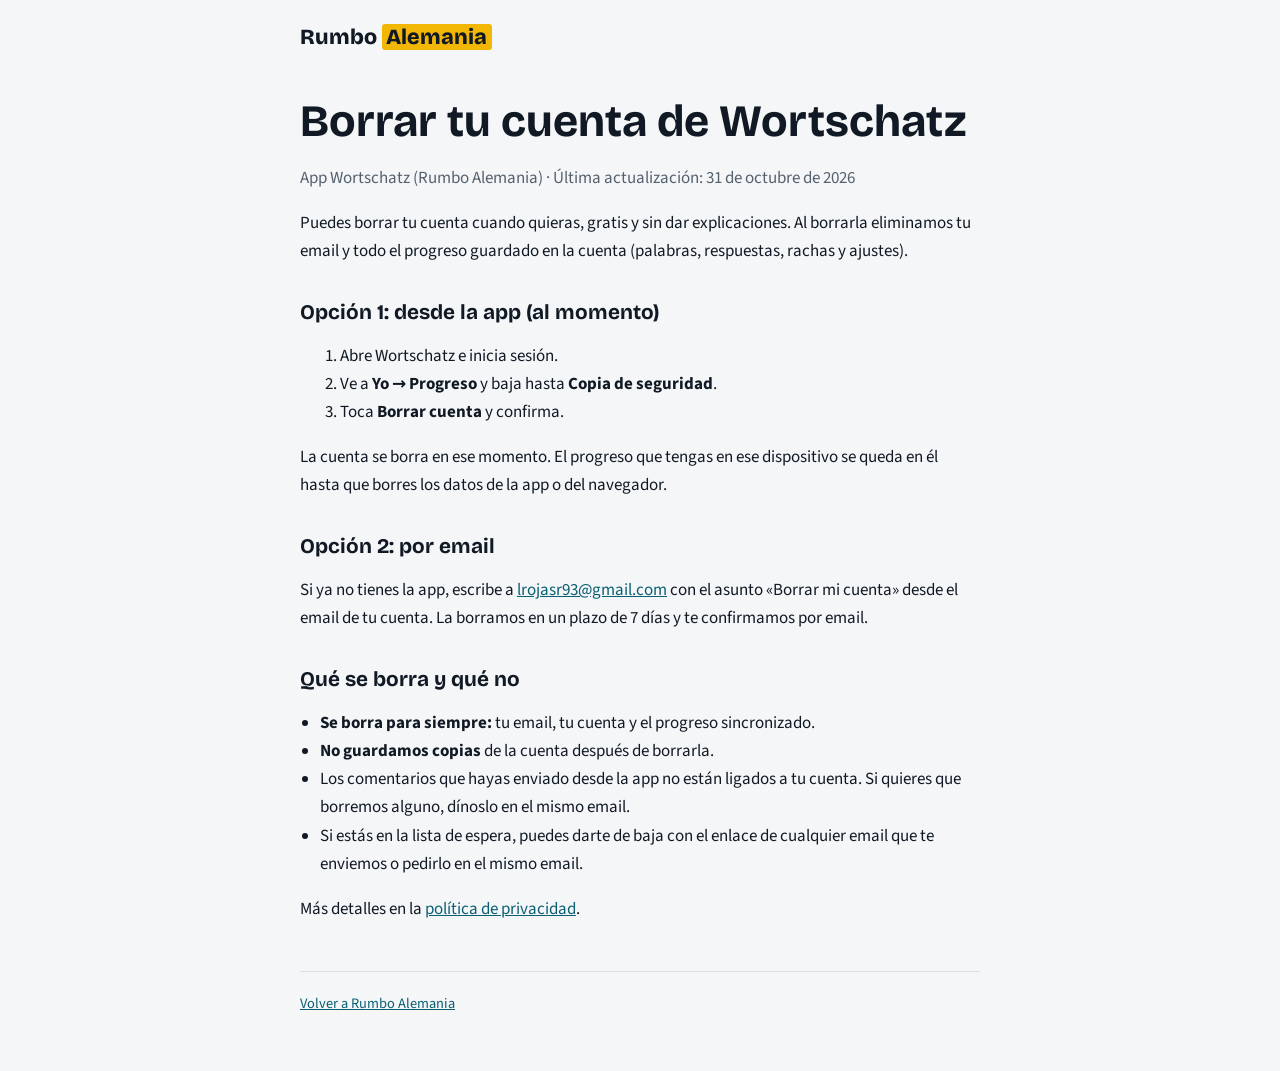
<file: borrar-cuenta.html>
<!doctype html>
<html lang="es">
<head>
<meta charset="utf-8">
<meta name="viewport" content="width=device-width,initial-scale=1">
<meta http-equiv="Content-Security-Policy" content="default-src 'self'; style-src 'self' 'unsafe-inline'; script-src 'none'; object-src 'none'; base-uri 'none'; form-action 'none'">
<meta name="referrer" content="strict-origin-when-cross-origin">
<title>Borrar tu cuenta · Wortschatz</title>
<meta name="description" content="Cómo borrar tu cuenta de Wortschatz y los datos guardados en ella.">
<link rel="icon" href="favicon.svg" type="image/svg+xml">
<link rel="stylesheet" href="fonts.css">
<style>
:root{--bg:#F4F6F8;--surface:#FFFFFF;--ink:#111A24;--muted:#56616E;--line:#D9DFE6;--accent:#0B5F73;--mark:#F2B705;
  --display:"Bricolage Grotesque",ui-sans-serif,system-ui,sans-serif;--body:"Source Sans 3",ui-sans-serif,system-ui,sans-serif}
@media (prefers-color-scheme: dark){:root:not([data-theme="light"]){--bg:#0E141B;--surface:#16202A;--ink:#E9EEF3;--muted:#9AA7B4;--line:#283543;--accent:#4FB3C9;--mark:#F2C440;color-scheme:dark}}
:root[data-theme="dark"]{--bg:#0E141B;--surface:#16202A;--ink:#E9EEF3;--muted:#9AA7B4;--line:#283543;--accent:#4FB3C9;--mark:#F2C440;color-scheme:dark}
*{box-sizing:border-box}
body{margin:0;background:var(--bg);color:var(--ink);font-family:var(--body);font-size:1.0625rem;line-height:1.65}
.wrap{max-width:720px;margin:0 auto;padding:20px 20px 56px}
a{color:var(--accent)}
.logo{font-family:var(--display);font-weight:800;font-size:1.35rem;color:var(--ink);text-decoration:none}
.logo span{background:var(--mark);color:#111A24;padding:0 .2em;border-radius:3px}
h1,h2{font-family:var(--display);line-height:1.15;margin:0}
h1{font-size:clamp(2rem,5vw,2.8rem);margin:40px 0 8px}
h2{font-size:1.3rem;margin:36px 0 8px}
p,li{color:var(--ink)}
.muted{color:var(--muted)}
ul{padding-left:1.2em}
footer{margin-top:48px;padding-top:20px;border-top:1px solid var(--line);color:var(--muted);font-size:.9rem}
</style>
</head>
<body>
<div class="wrap">
  <a class="logo" href="./">Rumbo <span>Alemania</span></a>
  <h1>Borrar tu cuenta de Wortschatz</h1>
  <p class="muted">App Wortschatz (Rumbo Alemania) · Última actualización: 31 de octubre de 2026</p>

  <p>Puedes borrar tu cuenta cuando quieras, gratis y sin dar explicaciones. Al borrarla eliminamos tu email y todo el progreso guardado en la cuenta (palabras, respuestas, rachas y ajustes).</p>

  <h2>Opción 1: desde la app (al momento)</h2>
  <ol>
    <li>Abre Wortschatz e inicia sesión.</li>
    <li>Ve a <b>Yo → Progreso</b> y baja hasta <b>Copia de seguridad</b>.</li>
    <li>Toca <b>Borrar cuenta</b> y confirma.</li>
  </ol>
  <p>La cuenta se borra en ese momento. El progreso que tengas en ese dispositivo se queda en él hasta que borres los datos de la app o del navegador.</p>

  <h2>Opción 2: por email</h2>
  <p>Si ya no tienes la app, escribe a <a href="mailto:lrojasr93@gmail.com?subject=Borrar%20mi%20cuenta%20de%20Wortschatz">lrojasr93@gmail.com</a> con el asunto «Borrar mi cuenta» desde el email de tu cuenta. La borramos en un plazo de 7 días y te confirmamos por email.</p>

  <h2>Qué se borra y qué no</h2>
  <ul>
    <li><b>Se borra para siempre:</b> tu email, tu cuenta y el progreso sincronizado.</li>
    <li><b>No guardamos copias</b> de la cuenta después de borrarla.</li>
    <li>Los comentarios que hayas enviado desde la app no están ligados a tu cuenta. Si quieres que borremos alguno, dínoslo en el mismo email.</li>
    <li>Si estás en la lista de espera, puedes darte de baja con el enlace de cualquier email que te enviemos o pedirlo en el mismo email.</li>
  </ul>
  <p>Más detalles en la <a href="privacidad.html">política de privacidad</a>.</p>

  <footer><a href="./">Volver a Rumbo Alemania</a></footer>
</div>
</body>
</html>
</file>
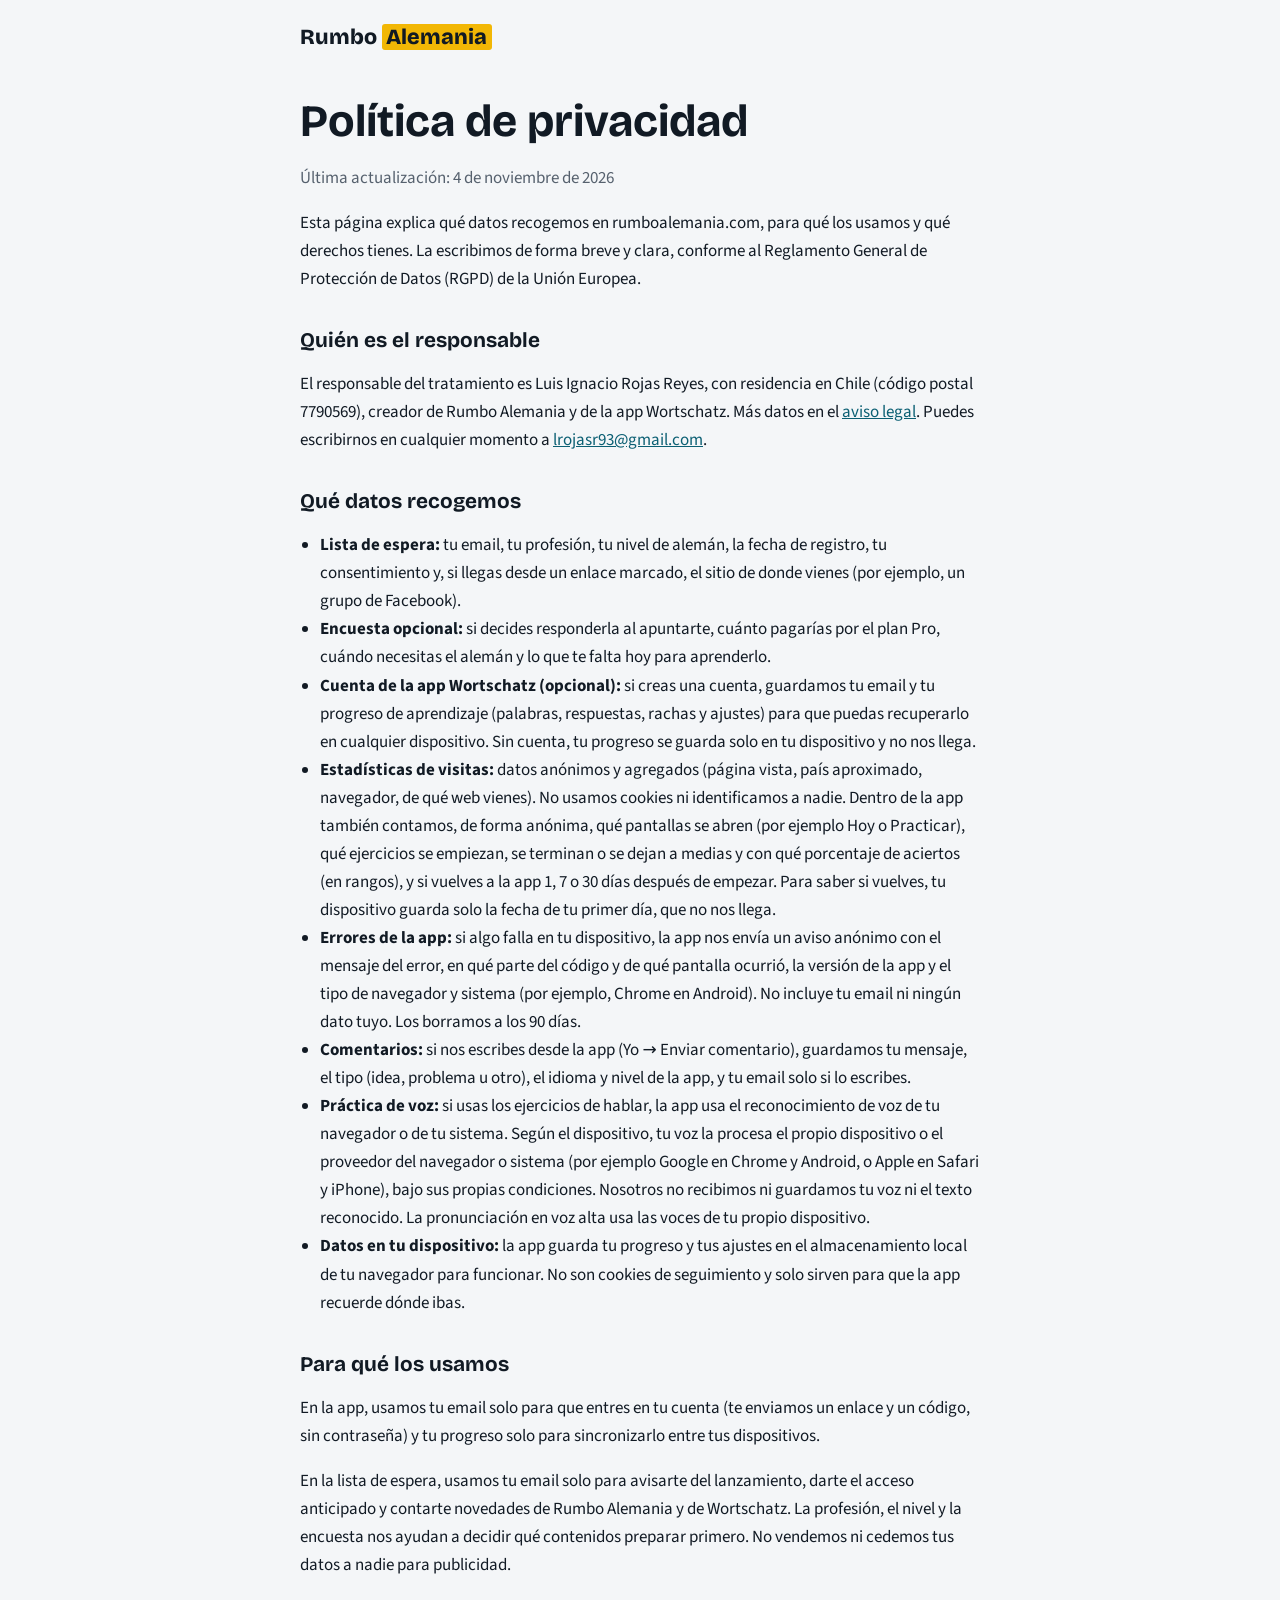
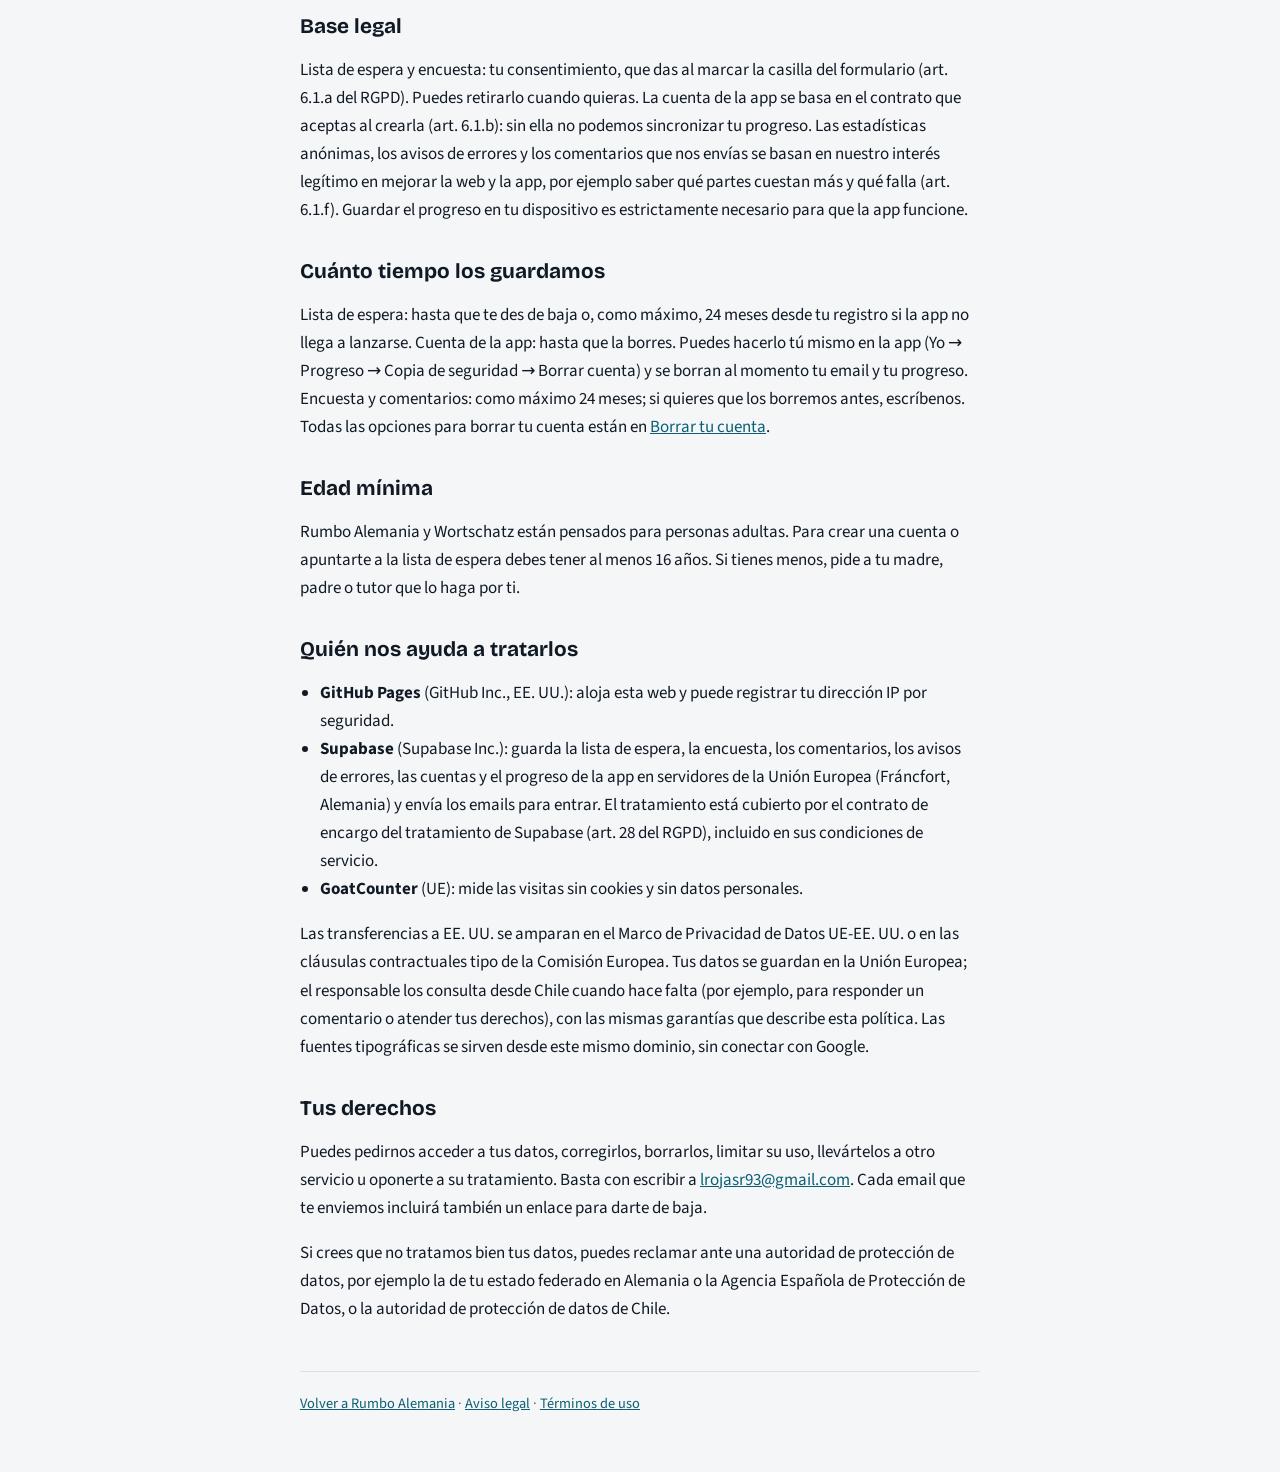
<file: privacidad.html>
<!doctype html>
<html lang="es">
<head>
<meta charset="utf-8">
<meta name="viewport" content="width=device-width,initial-scale=1">
<meta http-equiv="Content-Security-Policy" content="default-src 'self'; style-src 'self' 'unsafe-inline'; script-src 'none'; object-src 'none'; base-uri 'none'; form-action 'none'">
<meta name="referrer" content="strict-origin-when-cross-origin">
<title>Privacidad · Rumbo Alemania</title>
<meta name="description" content="Cómo trata Rumbo Alemania los datos de la lista de espera y de la app Wortschatz.">
<meta name="robots" content="noindex">
<link rel="icon" href="favicon.svg" type="image/svg+xml">
<link rel="stylesheet" href="fonts.css">
<style>
:root{--bg:#F4F6F8;--surface:#FFFFFF;--ink:#111A24;--muted:#56616E;--line:#D9DFE6;--accent:#0B5F73;--mark:#F2B705;
  --display:"Bricolage Grotesque",ui-sans-serif,system-ui,sans-serif;--body:"Source Sans 3",ui-sans-serif,system-ui,sans-serif}
@media (prefers-color-scheme: dark){:root:not([data-theme="light"]){--bg:#0E141B;--surface:#16202A;--ink:#E9EEF3;--muted:#9AA7B4;--line:#283543;--accent:#4FB3C9;--mark:#F2C440;color-scheme:dark}}
:root[data-theme="dark"]{--bg:#0E141B;--surface:#16202A;--ink:#E9EEF3;--muted:#9AA7B4;--line:#283543;--accent:#4FB3C9;--mark:#F2C440;color-scheme:dark}
*{box-sizing:border-box}
body{margin:0;background:var(--bg);color:var(--ink);font-family:var(--body);font-size:1.0625rem;line-height:1.65}
.wrap{max-width:720px;margin:0 auto;padding:20px 20px 56px}
a{color:var(--accent)}
.logo{font-family:var(--display);font-weight:800;font-size:1.35rem;color:var(--ink);text-decoration:none}
.logo span{background:var(--mark);color:#111A24;padding:0 .2em;border-radius:3px}
h1,h2{font-family:var(--display);line-height:1.15;margin:0}
h1{font-size:clamp(2rem,5vw,2.8rem);margin:40px 0 8px}
h2{font-size:1.3rem;margin:36px 0 8px}
p,li{color:var(--ink)}
.muted{color:var(--muted)}
ul{padding-left:1.2em}
footer{margin-top:48px;padding-top:20px;border-top:1px solid var(--line);color:var(--muted);font-size:.9rem}
</style>
</head>
<body>
<div class="wrap">
  <a class="logo" href="./">Rumbo <span>Alemania</span></a>
  <h1>Política de privacidad</h1>
  <p class="muted">Última actualización: 4 de noviembre de 2026</p>

  <p>Esta página explica qué datos recogemos en rumboalemania.com, para qué los usamos y qué derechos tienes. La escribimos de forma breve y clara, conforme al Reglamento General de Protección de Datos (RGPD) de la Unión Europea.</p>

  <h2>Quién es el responsable</h2>
  <p>El responsable del tratamiento es Luis Ignacio Rojas Reyes, con residencia en Chile (código postal 7790569), creador de Rumbo Alemania y de la app Wortschatz. Más datos en el <a href="aviso-legal.html">aviso legal</a>. Puedes escribirnos en cualquier momento a <a href="mailto:lrojasr93@gmail.com">lrojasr93@gmail.com</a>.</p>

  <h2>Qué datos recogemos</h2>
  <ul>
    <li><b>Lista de espera:</b> tu email, tu profesión, tu nivel de alemán, la fecha de registro, tu consentimiento y, si llegas desde un enlace marcado, el sitio de donde vienes (por ejemplo, un grupo de Facebook).</li>
    <li><b>Encuesta opcional:</b> si decides responderla al apuntarte, cuánto pagarías por el plan Pro, cuándo necesitas el alemán y lo que te falta hoy para aprenderlo.</li>
    <li><b>Cuenta de la app Wortschatz (opcional):</b> si creas una cuenta, guardamos tu email y tu progreso de aprendizaje (palabras, respuestas, rachas y ajustes) para que puedas recuperarlo en cualquier dispositivo. Sin cuenta, tu progreso se guarda solo en tu dispositivo y no nos llega.</li>
    <li><b>Estadísticas de visitas:</b> datos anónimos y agregados (página vista, país aproximado, navegador, de qué web vienes). No usamos cookies ni identificamos a nadie. Dentro de la app también contamos, de forma anónima, qué pantallas se abren (por ejemplo Hoy o Practicar), qué ejercicios se empiezan, se terminan o se dejan a medias y con qué porcentaje de aciertos (en rangos), y si vuelves a la app 1, 7 o 30 días después de empezar. Para saber si vuelves, tu dispositivo guarda solo la fecha de tu primer día, que no nos llega.</li>
    <li><b>Errores de la app:</b> si algo falla en tu dispositivo, la app nos envía un aviso anónimo con el mensaje del error, en qué parte del código y de qué pantalla ocurrió, la versión de la app y el tipo de navegador y sistema (por ejemplo, Chrome en Android). No incluye tu email ni ningún dato tuyo. Los borramos a los 90 días.</li>
    <li><b>Comentarios:</b> si nos escribes desde la app (Yo → Enviar comentario), guardamos tu mensaje, el tipo (idea, problema u otro), el idioma y nivel de la app, y tu email solo si lo escribes.</li>
    <li><b>Práctica de voz:</b> si usas los ejercicios de hablar, la app usa el reconocimiento de voz de tu navegador o de tu sistema. Según el dispositivo, tu voz la procesa el propio dispositivo o el proveedor del navegador o sistema (por ejemplo Google en Chrome y Android, o Apple en Safari y iPhone), bajo sus propias condiciones. Nosotros no recibimos ni guardamos tu voz ni el texto reconocido. La pronunciación en voz alta usa las voces de tu propio dispositivo.</li>
    <li><b>Datos en tu dispositivo:</b> la app guarda tu progreso y tus ajustes en el almacenamiento local de tu navegador para funcionar. No son cookies de seguimiento y solo sirven para que la app recuerde dónde ibas.</li>
  </ul>

  <h2>Para qué los usamos</h2>
  <p>En la app, usamos tu email solo para que entres en tu cuenta (te enviamos un enlace y un código, sin contraseña) y tu progreso solo para sincronizarlo entre tus dispositivos.</p>
  <p>En la lista de espera, usamos tu email solo para avisarte del lanzamiento, darte el acceso anticipado y contarte novedades de Rumbo Alemania y de Wortschatz. La profesión, el nivel y la encuesta nos ayudan a decidir qué contenidos preparar primero. No vendemos ni cedemos tus datos a nadie para publicidad.</p>

  <h2>Base legal</h2>
  <p>Lista de espera y encuesta: tu consentimiento, que das al marcar la casilla del formulario (art. 6.1.a del RGPD). Puedes retirarlo cuando quieras. La cuenta de la app se basa en el contrato que aceptas al crearla (art. 6.1.b): sin ella no podemos sincronizar tu progreso. Las estadísticas anónimas, los avisos de errores y los comentarios que nos envías se basan en nuestro interés legítimo en mejorar la web y la app, por ejemplo saber qué partes cuestan más y qué falla (art. 6.1.f). Guardar el progreso en tu dispositivo es estrictamente necesario para que la app funcione.</p>

  <h2>Cuánto tiempo los guardamos</h2>
  <p>Lista de espera: hasta que te des de baja o, como máximo, 24 meses desde tu registro si la app no llega a lanzarse. Cuenta de la app: hasta que la borres. Puedes hacerlo tú mismo en la app (Yo → Progreso → Copia de seguridad → Borrar cuenta) y se borran al momento tu email y tu progreso. Encuesta y comentarios: como máximo 24 meses; si quieres que los borremos antes, escríbenos. Todas las opciones para borrar tu cuenta están en <a href="borrar-cuenta.html">Borrar tu cuenta</a>.</p>

  <h2>Edad mínima</h2>
  <p>Rumbo Alemania y Wortschatz están pensados para personas adultas. Para crear una cuenta o apuntarte a la lista de espera debes tener al menos 16 años. Si tienes menos, pide a tu madre, padre o tutor que lo haga por ti.</p>

  <h2>Quién nos ayuda a tratarlos</h2>
  <ul>
    <li><b>GitHub Pages</b> (GitHub Inc., EE. UU.): aloja esta web y puede registrar tu dirección IP por seguridad.</li>
    <li><b>Supabase</b> (Supabase Inc.): guarda la lista de espera, la encuesta, los comentarios, los avisos de errores, las cuentas y el progreso de la app en servidores de la Unión Europea (Fráncfort, Alemania) y envía los emails para entrar. El tratamiento está cubierto por el contrato de encargo del tratamiento de Supabase (art. 28 del RGPD), incluido en sus condiciones de servicio.</li>
    <li><b>GoatCounter</b> (UE): mide las visitas sin cookies y sin datos personales.</li>
  </ul>
  <p>Las transferencias a EE. UU. se amparan en el Marco de Privacidad de Datos UE-EE. UU. o en las cláusulas contractuales tipo de la Comisión Europea. Tus datos se guardan en la Unión Europea; el responsable los consulta desde Chile cuando hace falta (por ejemplo, para responder un comentario o atender tus derechos), con las mismas garantías que describe esta política. Las fuentes tipográficas se sirven desde este mismo dominio, sin conectar con Google.</p>

  <h2>Tus derechos</h2>
  <p>Puedes pedirnos acceder a tus datos, corregirlos, borrarlos, limitar su uso, llevártelos a otro servicio u oponerte a su tratamiento. Basta con escribir a <a href="mailto:lrojasr93@gmail.com">lrojasr93@gmail.com</a>. Cada email que te enviemos incluirá también un enlace para darte de baja.</p>
  <p>Si crees que no tratamos bien tus datos, puedes reclamar ante una autoridad de protección de datos, por ejemplo la de tu estado federado en Alemania o la Agencia Española de Protección de Datos, o la autoridad de protección de datos de Chile.</p>

  <footer><a href="./">Volver a Rumbo Alemania</a> · <a href="aviso-legal.html">Aviso legal</a> · <a href="terminos.html">Términos de uso</a></footer>
</div>
</body>
</html>
</file>
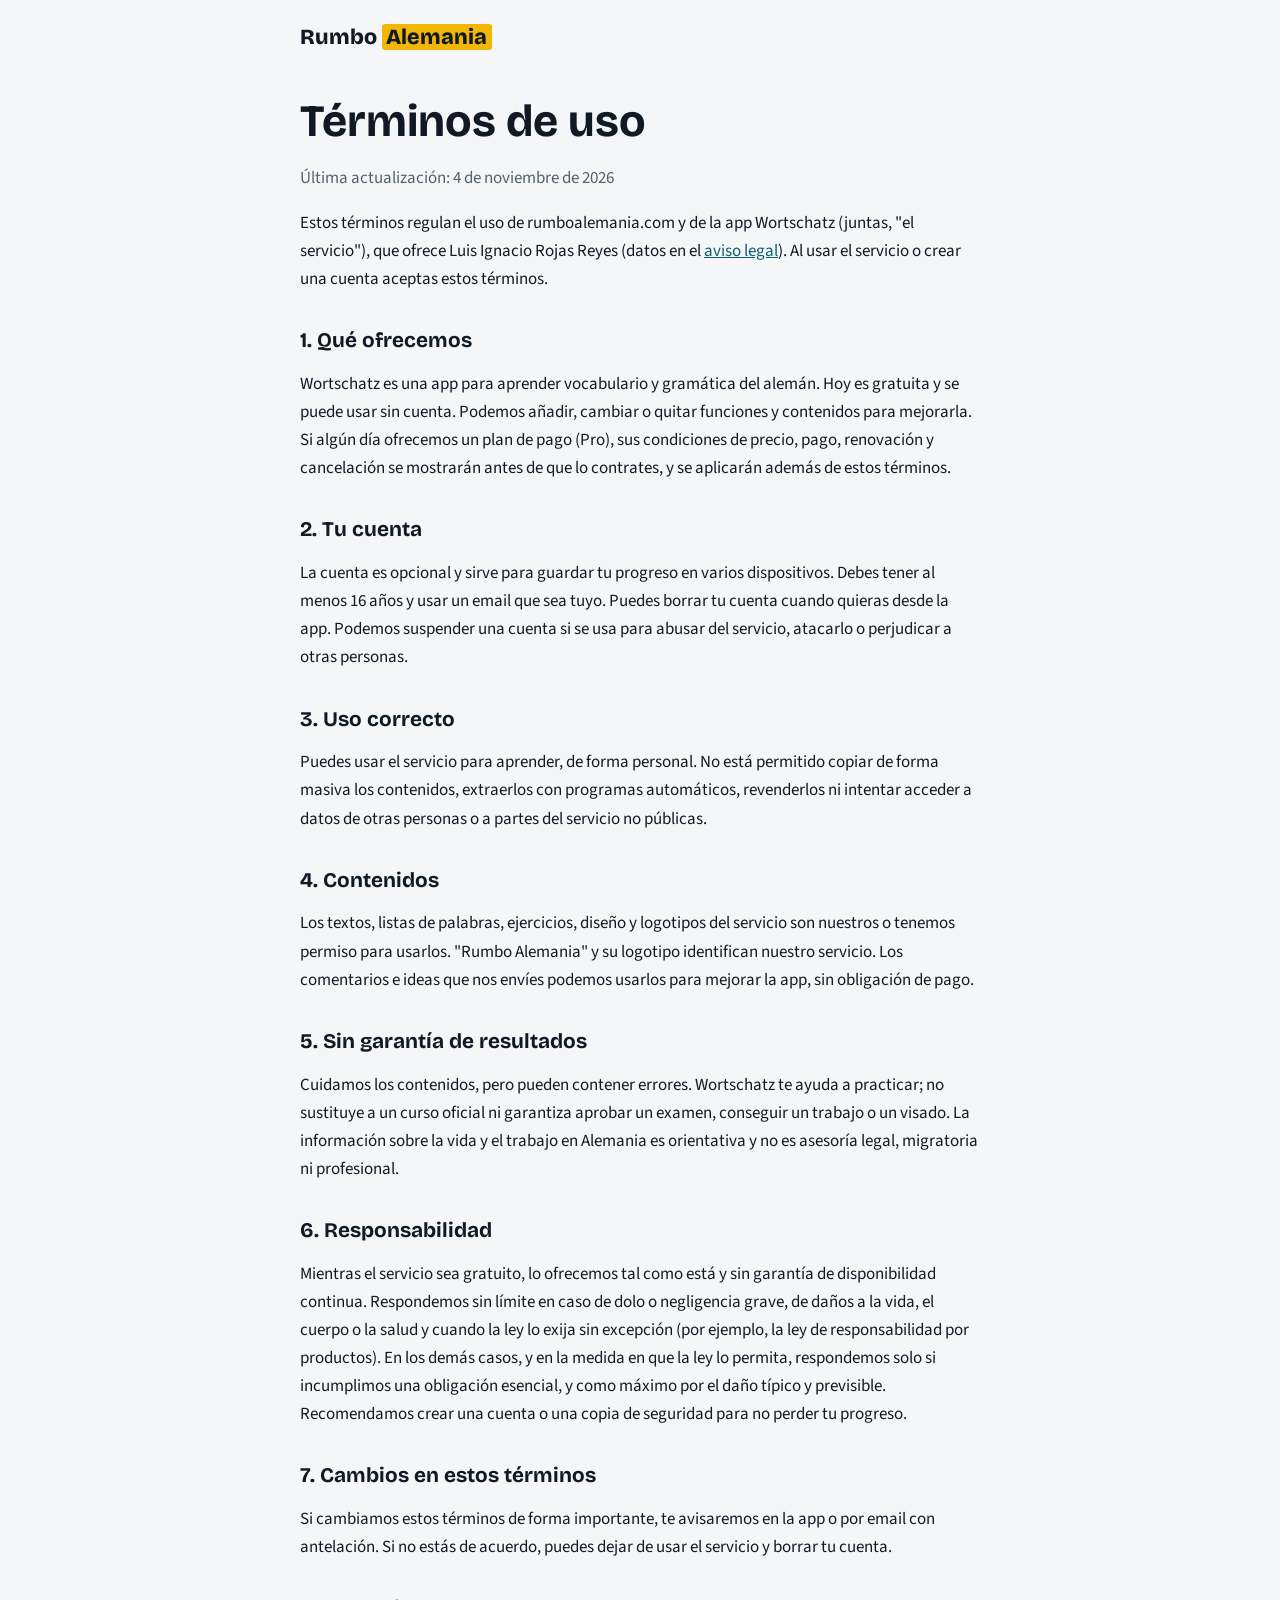
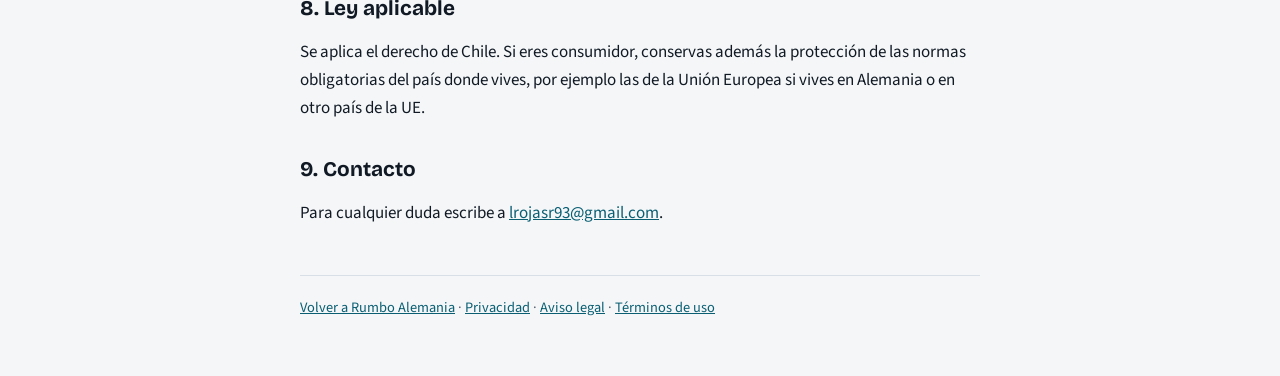
<file: terminos.html>
<!doctype html>
<html lang="es">
<head>
<meta charset="utf-8">
<meta name="viewport" content="width=device-width,initial-scale=1">
<meta http-equiv="Content-Security-Policy" content="default-src 'self'; style-src 'self' 'unsafe-inline'; script-src 'none'; object-src 'none'; base-uri 'none'; form-action 'none'">
<title>Términos de uso · Rumbo Alemania</title>
<meta name="description" content="Condiciones de uso de rumboalemania.com y de la app Wortschatz.">
<meta name="robots" content="noindex">
<link rel="icon" href="favicon.svg" type="image/svg+xml">
<link rel="stylesheet" href="fonts.css">
<style>
:root{--bg:#F4F6F8;--surface:#FFFFFF;--ink:#111A24;--muted:#56616E;--line:#D9DFE6;--accent:#0B5F73;--mark:#F2B705;
  --display:"Bricolage Grotesque",ui-sans-serif,system-ui,sans-serif;--body:"Source Sans 3",ui-sans-serif,system-ui,sans-serif}
@media (prefers-color-scheme: dark){:root:not([data-theme="light"]){--bg:#0E141B;--surface:#16202A;--ink:#E9EEF3;--muted:#9AA7B4;--line:#283543;--accent:#4FB3C9;--mark:#F2C440;color-scheme:dark}}
:root[data-theme="dark"]{--bg:#0E141B;--surface:#16202A;--ink:#E9EEF3;--muted:#9AA7B4;--line:#283543;--accent:#4FB3C9;--mark:#F2C440;color-scheme:dark}
*{box-sizing:border-box}
body{margin:0;background:var(--bg);color:var(--ink);font-family:var(--body);font-size:1.0625rem;line-height:1.65}
.wrap{max-width:720px;margin:0 auto;padding:20px 20px 56px}
a{color:var(--accent)}
.logo{font-family:var(--display);font-weight:800;font-size:1.35rem;color:var(--ink);text-decoration:none}
.logo span{background:var(--mark);color:#111A24;padding:0 .2em;border-radius:3px}
h1,h2{font-family:var(--display);line-height:1.15;margin:0}
h1{font-size:clamp(2rem,5vw,2.8rem);margin:40px 0 8px}
h2{font-size:1.3rem;margin:36px 0 8px}
p,li{color:var(--ink)}
.muted{color:var(--muted)}
ul{padding-left:1.2em}
footer{margin-top:48px;padding-top:20px;border-top:1px solid var(--line);color:var(--muted);font-size:.9rem}
</style>
</head>
<body>
<div class="wrap">
  <a class="logo" href="./">Rumbo <span>Alemania</span></a>
  <h1>Términos de uso</h1>
  <p class="muted">Última actualización: 4 de noviembre de 2026</p>

  <p>Estos términos regulan el uso de rumboalemania.com y de la app Wortschatz (juntas, "el servicio"), que ofrece Luis Ignacio Rojas Reyes (datos en el <a href="aviso-legal.html">aviso legal</a>). Al usar el servicio o crear una cuenta aceptas estos términos.</p>

  <h2>1. Qué ofrecemos</h2>
  <p>Wortschatz es una app para aprender vocabulario y gramática del alemán. Hoy es gratuita y se puede usar sin cuenta. Podemos añadir, cambiar o quitar funciones y contenidos para mejorarla. Si algún día ofrecemos un plan de pago (Pro), sus condiciones de precio, pago, renovación y cancelación se mostrarán antes de que lo contrates, y se aplicarán además de estos términos.</p>

  <h2>2. Tu cuenta</h2>
  <p>La cuenta es opcional y sirve para guardar tu progreso en varios dispositivos. Debes tener al menos 16 años y usar un email que sea tuyo. Puedes borrar tu cuenta cuando quieras desde la app. Podemos suspender una cuenta si se usa para abusar del servicio, atacarlo o perjudicar a otras personas.</p>

  <h2>3. Uso correcto</h2>
  <p>Puedes usar el servicio para aprender, de forma personal. No está permitido copiar de forma masiva los contenidos, extraerlos con programas automáticos, revenderlos ni intentar acceder a datos de otras personas o a partes del servicio no públicas.</p>

  <h2>4. Contenidos</h2>
  <p>Los textos, listas de palabras, ejercicios, diseño y logotipos del servicio son nuestros o tenemos permiso para usarlos. "Rumbo Alemania" y su logotipo identifican nuestro servicio. Los comentarios e ideas que nos envíes podemos usarlos para mejorar la app, sin obligación de pago.</p>

  <h2>5. Sin garantía de resultados</h2>
  <p>Cuidamos los contenidos, pero pueden contener errores. Wortschatz te ayuda a practicar; no sustituye a un curso oficial ni garantiza aprobar un examen, conseguir un trabajo o un visado. La información sobre la vida y el trabajo en Alemania es orientativa y no es asesoría legal, migratoria ni profesional.</p>

  <h2>6. Responsabilidad</h2>
  <p>Mientras el servicio sea gratuito, lo ofrecemos tal como está y sin garantía de disponibilidad continua. Respondemos sin límite en caso de dolo o negligencia grave, de daños a la vida, el cuerpo o la salud y cuando la ley lo exija sin excepción (por ejemplo, la ley de responsabilidad por productos). En los demás casos, y en la medida en que la ley lo permita, respondemos solo si incumplimos una obligación esencial, y como máximo por el daño típico y previsible. Recomendamos crear una cuenta o una copia de seguridad para no perder tu progreso.</p>

  <h2>7. Cambios en estos términos</h2>
  <p>Si cambiamos estos términos de forma importante, te avisaremos en la app o por email con antelación. Si no estás de acuerdo, puedes dejar de usar el servicio y borrar tu cuenta.</p>

  <h2>8. Ley aplicable</h2>
  <p>Se aplica el derecho de Chile. Si eres consumidor, conservas además la protección de las normas obligatorias del país donde vives, por ejemplo las de la Unión Europea si vives en Alemania o en otro país de la UE.</p>

  <h2>9. Contacto</h2>
  <p>Para cualquier duda escribe a <a href="mailto:lrojasr93@gmail.com">lrojasr93@gmail.com</a>.</p>
  <footer><a href="./">Volver a Rumbo Alemania</a> · <a href="privacidad.html">Privacidad</a> · <a href="aviso-legal.html">Aviso legal</a> · <a href="terminos.html">Términos de uso</a></footer>
</div>
</body>
</html>
</file>
<file: fonts.css>
/* latin-ext */
@font-face {
  font-family: 'Bricolage Grotesque';
  font-style: normal;
  font-weight: 500;
  font-stretch: 100%;
  font-display: swap;
  src: url(fonts/BricolageGrotesque-500-latin-ext.woff2) format('woff2');
  unicode-range: U+0100-02BA, U+02BD-02C5, U+02C7-02CC, U+02CE-02D7, U+02DD-02FF, U+0304, U+0308, U+0329, U+1D00-1DBF, U+1E00-1E9F, U+1EF2-1EFF, U+2020, U+20A0-20AB, U+20AD-20C4, U+2113, U+2C60-2C7F, U+A720-A7FF;
}
/* latin */
@font-face {
  font-family: 'Bricolage Grotesque';
  font-style: normal;
  font-weight: 500;
  font-stretch: 100%;
  font-display: swap;
  src: url(fonts/BricolageGrotesque-500-latin.woff2) format('woff2');
  unicode-range: U+0000-00FF, U+0131, U+0152-0153, U+02BB-02BC, U+02C6, U+02DA, U+02DC, U+0304, U+0308, U+0329, U+2000-206F, U+20AC, U+2122, U+2191, U+2193, U+2212, U+2215, U+FEFF, U+FFFD;
}
/* latin-ext */
@font-face {
  font-family: 'Bricolage Grotesque';
  font-style: normal;
  font-weight: 700;
  font-stretch: 100%;
  font-display: swap;
  src: url(fonts/BricolageGrotesque-700-latin-ext.woff2) format('woff2');
  unicode-range: U+0100-02BA, U+02BD-02C5, U+02C7-02CC, U+02CE-02D7, U+02DD-02FF, U+0304, U+0308, U+0329, U+1D00-1DBF, U+1E00-1E9F, U+1EF2-1EFF, U+2020, U+20A0-20AB, U+20AD-20C4, U+2113, U+2C60-2C7F, U+A720-A7FF;
}
/* latin */
@font-face {
  font-family: 'Bricolage Grotesque';
  font-style: normal;
  font-weight: 700;
  font-stretch: 100%;
  font-display: swap;
  src: url(fonts/BricolageGrotesque-700-latin.woff2) format('woff2');
  unicode-range: U+0000-00FF, U+0131, U+0152-0153, U+02BB-02BC, U+02C6, U+02DA, U+02DC, U+0304, U+0308, U+0329, U+2000-206F, U+20AC, U+2122, U+2191, U+2193, U+2212, U+2215, U+FEFF, U+FFFD;
}
/* latin-ext */
@font-face {
  font-family: 'Bricolage Grotesque';
  font-style: normal;
  font-weight: 800;
  font-stretch: 100%;
  font-display: swap;
  src: url(fonts/BricolageGrotesque-800-latin-ext.woff2) format('woff2');
  unicode-range: U+0100-02BA, U+02BD-02C5, U+02C7-02CC, U+02CE-02D7, U+02DD-02FF, U+0304, U+0308, U+0329, U+1D00-1DBF, U+1E00-1E9F, U+1EF2-1EFF, U+2020, U+20A0-20AB, U+20AD-20C4, U+2113, U+2C60-2C7F, U+A720-A7FF;
}
/* latin */
@font-face {
  font-family: 'Bricolage Grotesque';
  font-style: normal;
  font-weight: 800;
  font-stretch: 100%;
  font-display: swap;
  src: url(fonts/BricolageGrotesque-800-latin.woff2) format('woff2');
  unicode-range: U+0000-00FF, U+0131, U+0152-0153, U+02BB-02BC, U+02C6, U+02DA, U+02DC, U+0304, U+0308, U+0329, U+2000-206F, U+20AC, U+2122, U+2191, U+2193, U+2212, U+2215, U+FEFF, U+FFFD;
}
/* latin-ext */
@font-face {
  font-family: 'JetBrains Mono';
  font-style: normal;
  font-weight: 500;
  font-display: swap;
  src: url(fonts/JetBrainsMono-500-latin-ext.woff2) format('woff2');
  unicode-range: U+0100-02BA, U+02BD-02C5, U+02C7-02CC, U+02CE-02D7, U+02DD-02FF, U+0304, U+0308, U+0329, U+1D00-1DBF, U+1E00-1E9F, U+1EF2-1EFF, U+2020, U+20A0-20AB, U+20AD-20C4, U+2113, U+2C60-2C7F, U+A720-A7FF;
}
/* latin */
@font-face {
  font-family: 'JetBrains Mono';
  font-style: normal;
  font-weight: 500;
  font-display: swap;
  src: url(fonts/JetBrainsMono-500-latin.woff2) format('woff2');
  unicode-range: U+0000-00FF, U+0131, U+0152-0153, U+02BB-02BC, U+02C6, U+02DA, U+02DC, U+0304, U+0308, U+0329, U+2000-206F, U+20AC, U+2122, U+2191, U+2193, U+2212, U+2215, U+FEFF, U+FFFD;
}
/* latin-ext */
@font-face {
  font-family: 'Source Sans 3';
  font-style: normal;
  font-weight: 400;
  font-display: swap;
  src: url(fonts/SourceSans3-400-latin-ext.woff2) format('woff2');
  unicode-range: U+0100-02BA, U+02BD-02C5, U+02C7-02CC, U+02CE-02D7, U+02DD-02FF, U+0304, U+0308, U+0329, U+1D00-1DBF, U+1E00-1E9F, U+1EF2-1EFF, U+2020, U+20A0-20AB, U+20AD-20C4, U+2113, U+2C60-2C7F, U+A720-A7FF;
}
/* latin */
@font-face {
  font-family: 'Source Sans 3';
  font-style: normal;
  font-weight: 400;
  font-display: swap;
  src: url(fonts/SourceSans3-400-latin.woff2) format('woff2');
  unicode-range: U+0000-00FF, U+0131, U+0152-0153, U+02BB-02BC, U+02C6, U+02DA, U+02DC, U+0304, U+0308, U+0329, U+2000-206F, U+20AC, U+2122, U+2191, U+2193, U+2212, U+2215, U+FEFF, U+FFFD;
}
/* latin-ext */
@font-face {
  font-family: 'Source Sans 3';
  font-style: normal;
  font-weight: 600;
  font-display: swap;
  src: url(fonts/SourceSans3-600-latin-ext.woff2) format('woff2');
  unicode-range: U+0100-02BA, U+02BD-02C5, U+02C7-02CC, U+02CE-02D7, U+02DD-02FF, U+0304, U+0308, U+0329, U+1D00-1DBF, U+1E00-1E9F, U+1EF2-1EFF, U+2020, U+20A0-20AB, U+20AD-20C4, U+2113, U+2C60-2C7F, U+A720-A7FF;
}
/* latin */
@font-face {
  font-family: 'Source Sans 3';
  font-style: normal;
  font-weight: 600;
  font-display: swap;
  src: url(fonts/SourceSans3-600-latin.woff2) format('woff2');
  unicode-range: U+0000-00FF, U+0131, U+0152-0153, U+02BB-02BC, U+02C6, U+02DA, U+02DC, U+0304, U+0308, U+0329, U+2000-206F, U+20AC, U+2122, U+2191, U+2193, U+2212, U+2215, U+FEFF, U+FFFD;
}
/* latin-ext */
@font-face {
  font-family: 'Source Sans 3';
  font-style: normal;
  font-weight: 700;
  font-display: swap;
  src: url(fonts/SourceSans3-700-latin-ext.woff2) format('woff2');
  unicode-range: U+0100-02BA, U+02BD-02C5, U+02C7-02CC, U+02CE-02D7, U+02DD-02FF, U+0304, U+0308, U+0329, U+1D00-1DBF, U+1E00-1E9F, U+1EF2-1EFF, U+2020, U+20A0-20AB, U+20AD-20C4, U+2113, U+2C60-2C7F, U+A720-A7FF;
}
/* latin */
@font-face {
  font-family: 'Source Sans 3';
  font-style: normal;
  font-weight: 700;
  font-display: swap;
  src: url(fonts/SourceSans3-700-latin.woff2) format('woff2');
  unicode-range: U+0000-00FF, U+0131, U+0152-0153, U+02BB-02BC, U+02C6, U+02DA, U+02DC, U+0304, U+0308, U+0329, U+2000-206F, U+20AC, U+2122, U+2191, U+2193, U+2212, U+2215, U+FEFF, U+FFFD;
}
</file>
<file: app/fonts.css>
/* Self-hosted so no visitor data goes to Google. */
/* latin-ext */
@font-face {
  font-family: 'Bricolage Grotesque';
  font-style: normal;
  font-weight: 600;
  font-stretch: 100%;
  font-display: swap;
  src: url(fonts/BricolageGrotesque-latin-ext.woff2) format('woff2');
  unicode-range: U+0100-02BA, U+02BD-02C5, U+02C7-02CC, U+02CE-02D7, U+02DD-02FF, U+0304, U+0308, U+0329, U+1D00-1DBF, U+1E00-1E9F, U+1EF2-1EFF, U+2020, U+20A0-20AB, U+20AD-20C4, U+2113, U+2C60-2C7F, U+A720-A7FF;
}
/* latin */
@font-face {
  font-family: 'Bricolage Grotesque';
  font-style: normal;
  font-weight: 600;
  font-stretch: 100%;
  font-display: swap;
  src: url(fonts/BricolageGrotesque-latin.woff2) format('woff2');
  unicode-range: U+0000-00FF, U+0131, U+0152-0153, U+02BB-02BC, U+02C6, U+02DA, U+02DC, U+0304, U+0308, U+0329, U+2000-206F, U+20AC, U+2122, U+2191, U+2193, U+2212, U+2215, U+FEFF, U+FFFD;
}
/* latin-ext */
@font-face {
  font-family: 'Bricolage Grotesque';
  font-style: normal;
  font-weight: 800;
  font-stretch: 100%;
  font-display: swap;
  src: url(fonts/BricolageGrotesque-latin-ext.woff2) format('woff2');
  unicode-range: U+0100-02BA, U+02BD-02C5, U+02C7-02CC, U+02CE-02D7, U+02DD-02FF, U+0304, U+0308, U+0329, U+1D00-1DBF, U+1E00-1E9F, U+1EF2-1EFF, U+2020, U+20A0-20AB, U+20AD-20C4, U+2113, U+2C60-2C7F, U+A720-A7FF;
}
/* latin */
@font-face {
  font-family: 'Bricolage Grotesque';
  font-style: normal;
  font-weight: 800;
  font-stretch: 100%;
  font-display: swap;
  src: url(fonts/BricolageGrotesque-latin.woff2) format('woff2');
  unicode-range: U+0000-00FF, U+0131, U+0152-0153, U+02BB-02BC, U+02C6, U+02DA, U+02DC, U+0304, U+0308, U+0329, U+2000-206F, U+20AC, U+2122, U+2191, U+2193, U+2212, U+2215, U+FEFF, U+FFFD;
}
/* latin-ext */
@font-face {
  font-family: 'IBM Plex Sans';
  font-style: normal;
  font-weight: 400;
  font-stretch: 100%;
  font-display: swap;
  src: url(fonts/IBMPlexSans-latin-ext.woff2) format('woff2');
  unicode-range: U+0100-02BA, U+02BD-02C5, U+02C7-02CC, U+02CE-02D7, U+02DD-02FF, U+0304, U+0308, U+0329, U+1D00-1DBF, U+1E00-1E9F, U+1EF2-1EFF, U+2020, U+20A0-20AB, U+20AD-20C4, U+2113, U+2C60-2C7F, U+A720-A7FF;
}
/* latin */
@font-face {
  font-family: 'IBM Plex Sans';
  font-style: normal;
  font-weight: 400;
  font-stretch: 100%;
  font-display: swap;
  src: url(fonts/IBMPlexSans-latin.woff2) format('woff2');
  unicode-range: U+0000-00FF, U+0131, U+0152-0153, U+02BB-02BC, U+02C6, U+02DA, U+02DC, U+0304, U+0308, U+0329, U+2000-206F, U+20AC, U+2122, U+2191, U+2193, U+2212, U+2215, U+FEFF, U+FFFD;
}
/* latin-ext */
@font-face {
  font-family: 'IBM Plex Sans';
  font-style: normal;
  font-weight: 500;
  font-stretch: 100%;
  font-display: swap;
  src: url(fonts/IBMPlexSans-latin-ext.woff2) format('woff2');
  unicode-range: U+0100-02BA, U+02BD-02C5, U+02C7-02CC, U+02CE-02D7, U+02DD-02FF, U+0304, U+0308, U+0329, U+1D00-1DBF, U+1E00-1E9F, U+1EF2-1EFF, U+2020, U+20A0-20AB, U+20AD-20C4, U+2113, U+2C60-2C7F, U+A720-A7FF;
}
/* latin */
@font-face {
  font-family: 'IBM Plex Sans';
  font-style: normal;
  font-weight: 500;
  font-stretch: 100%;
  font-display: swap;
  src: url(fonts/IBMPlexSans-latin.woff2) format('woff2');
  unicode-range: U+0000-00FF, U+0131, U+0152-0153, U+02BB-02BC, U+02C6, U+02DA, U+02DC, U+0304, U+0308, U+0329, U+2000-206F, U+20AC, U+2122, U+2191, U+2193, U+2212, U+2215, U+FEFF, U+FFFD;
}
/* latin-ext */
@font-face {
  font-family: 'IBM Plex Sans';
  font-style: normal;
  font-weight: 600;
  font-stretch: 100%;
  font-display: swap;
  src: url(fonts/IBMPlexSans-latin-ext.woff2) format('woff2');
  unicode-range: U+0100-02BA, U+02BD-02C5, U+02C7-02CC, U+02CE-02D7, U+02DD-02FF, U+0304, U+0308, U+0329, U+1D00-1DBF, U+1E00-1E9F, U+1EF2-1EFF, U+2020, U+20A0-20AB, U+20AD-20C4, U+2113, U+2C60-2C7F, U+A720-A7FF;
}
/* latin */
@font-face {
  font-family: 'IBM Plex Sans';
  font-style: normal;
  font-weight: 600;
  font-stretch: 100%;
  font-display: swap;
  src: url(fonts/IBMPlexSans-latin.woff2) format('woff2');
  unicode-range: U+0000-00FF, U+0131, U+0152-0153, U+02BB-02BC, U+02C6, U+02DA, U+02DC, U+0304, U+0308, U+0329, U+2000-206F, U+20AC, U+2122, U+2191, U+2193, U+2212, U+2215, U+FEFF, U+FFFD;
}
</file>
